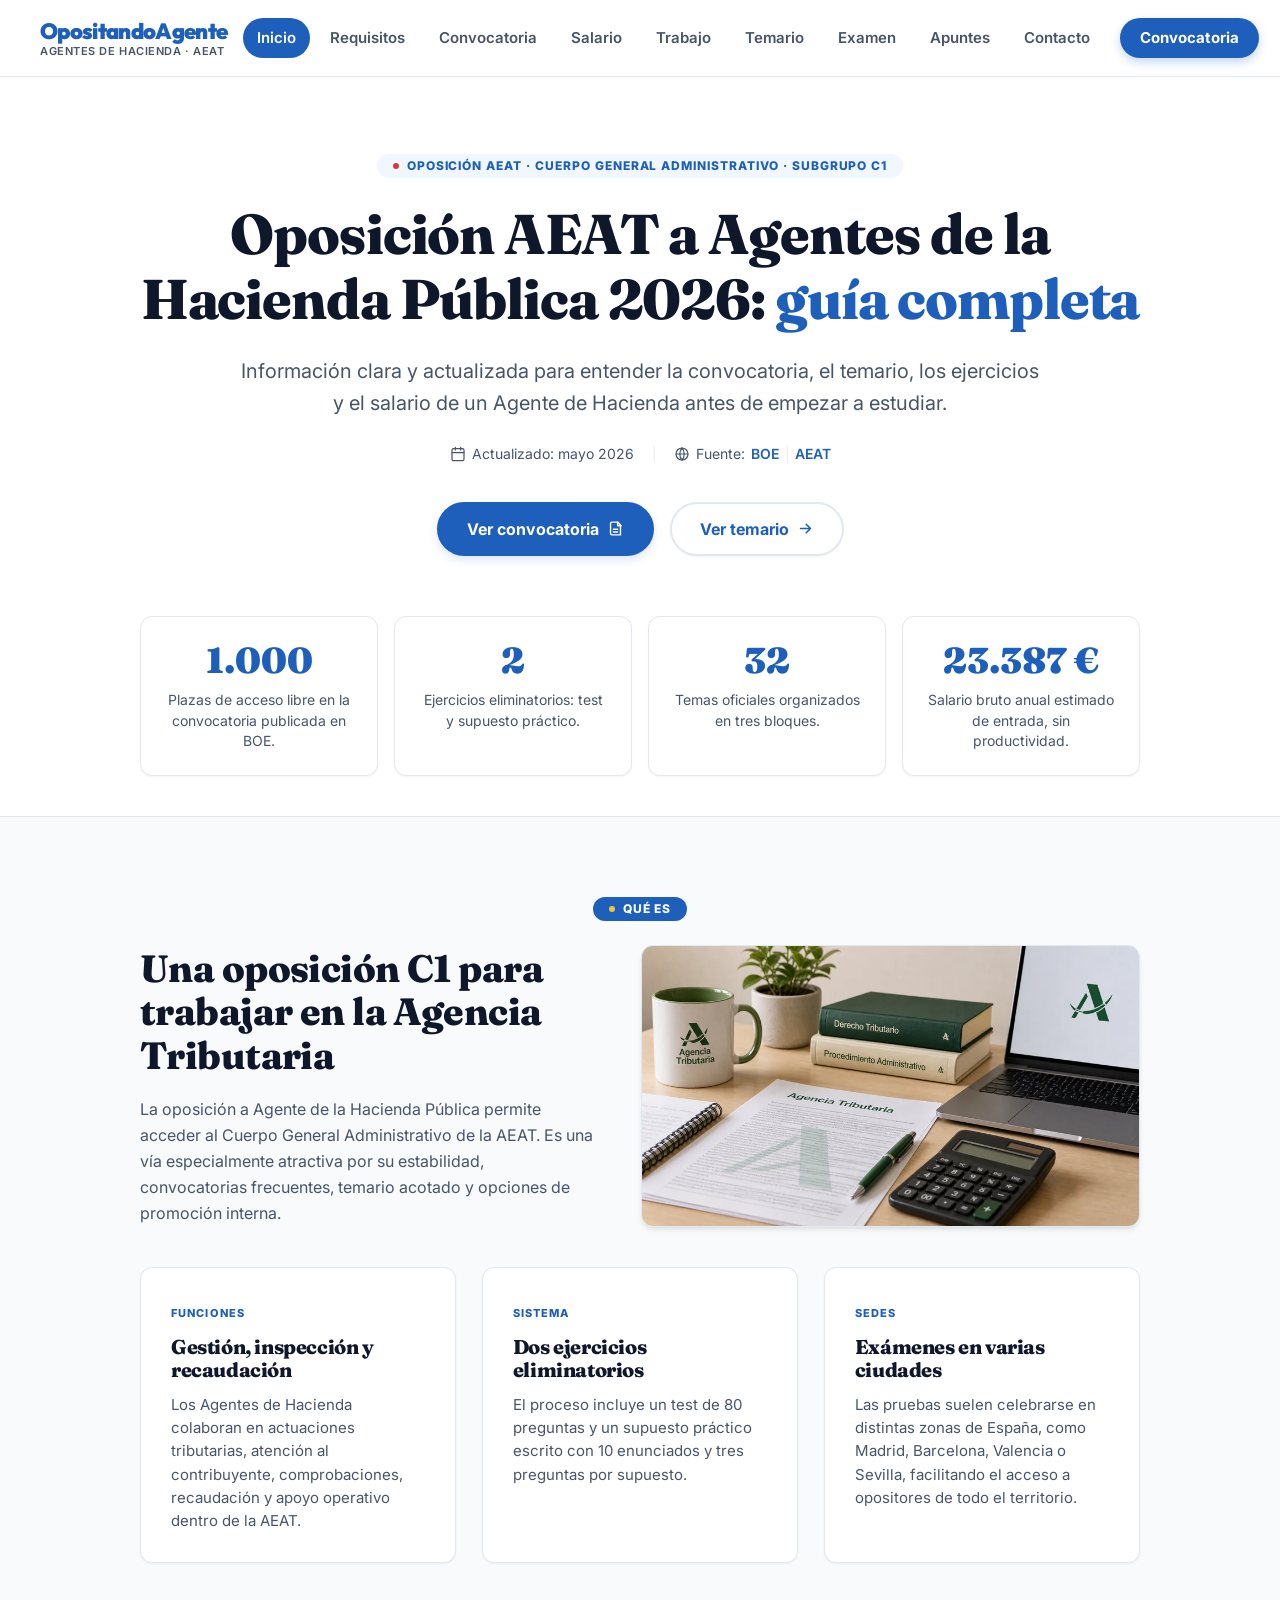
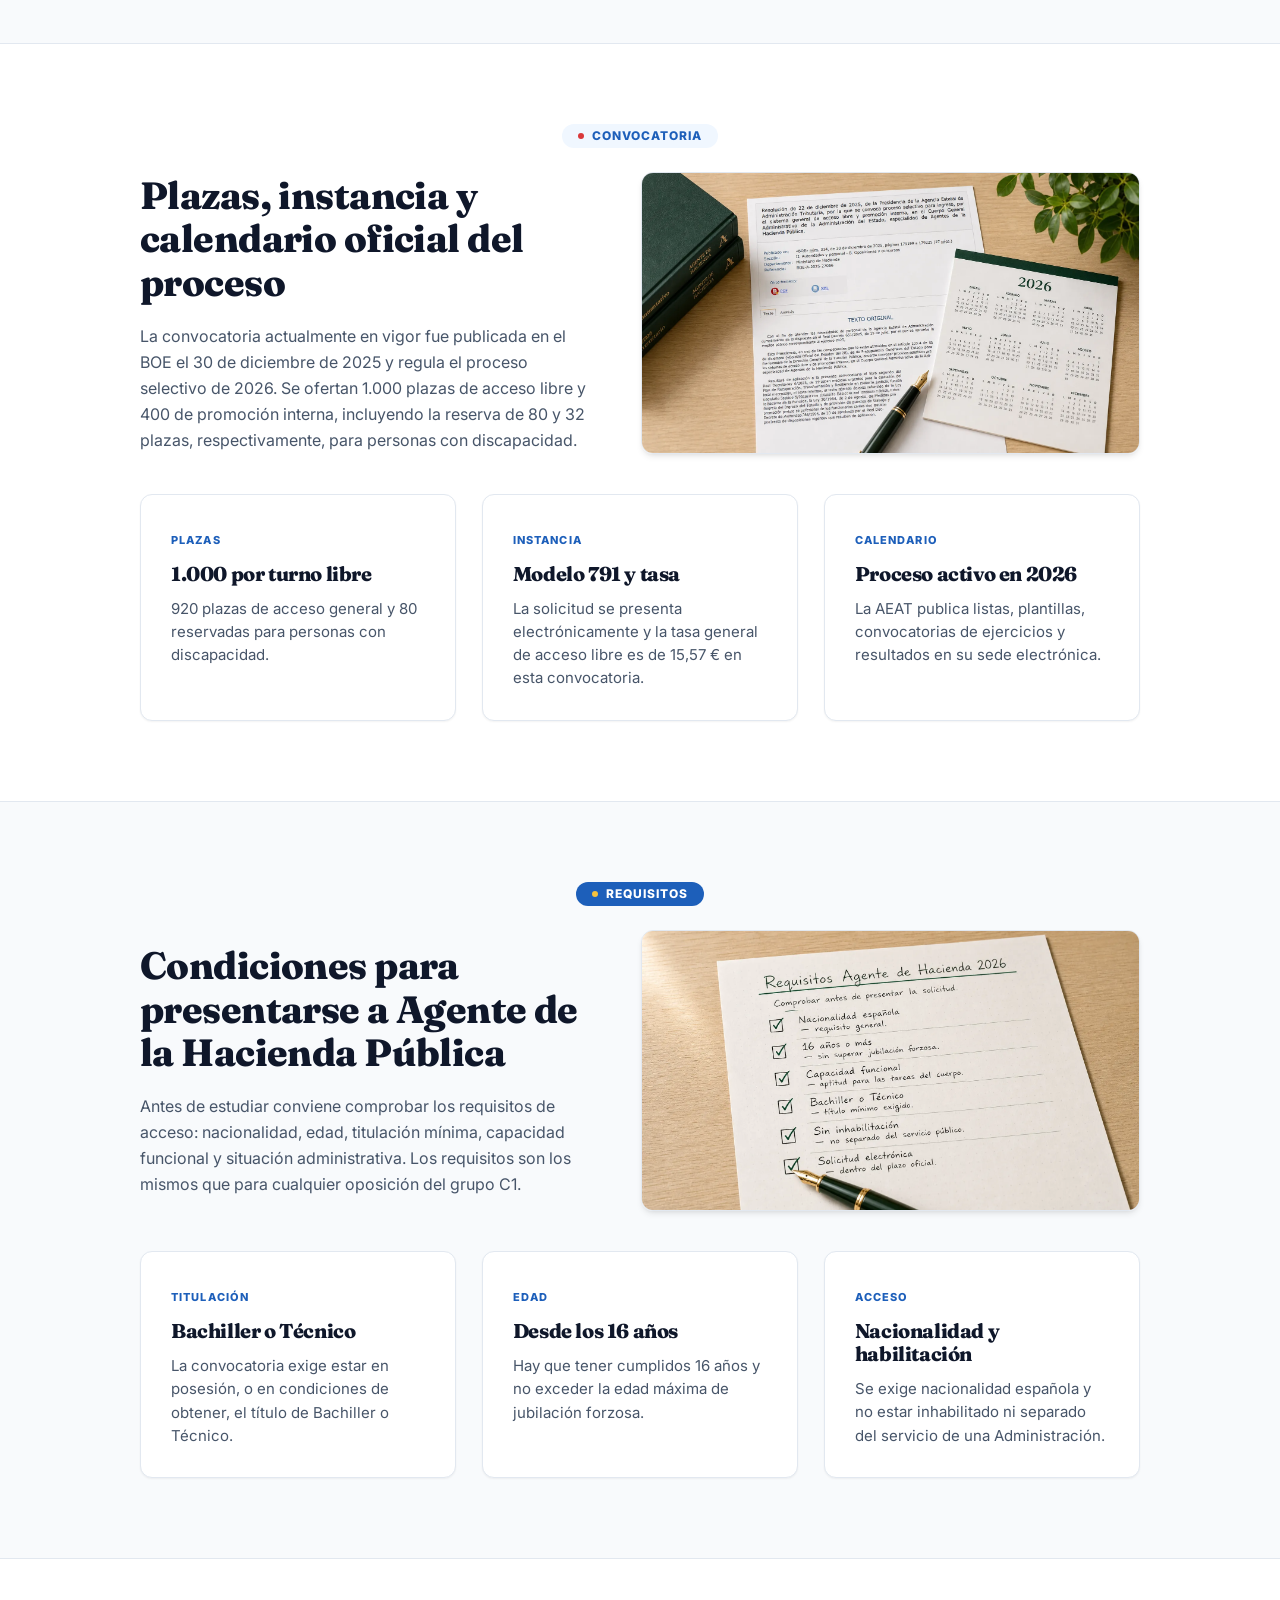
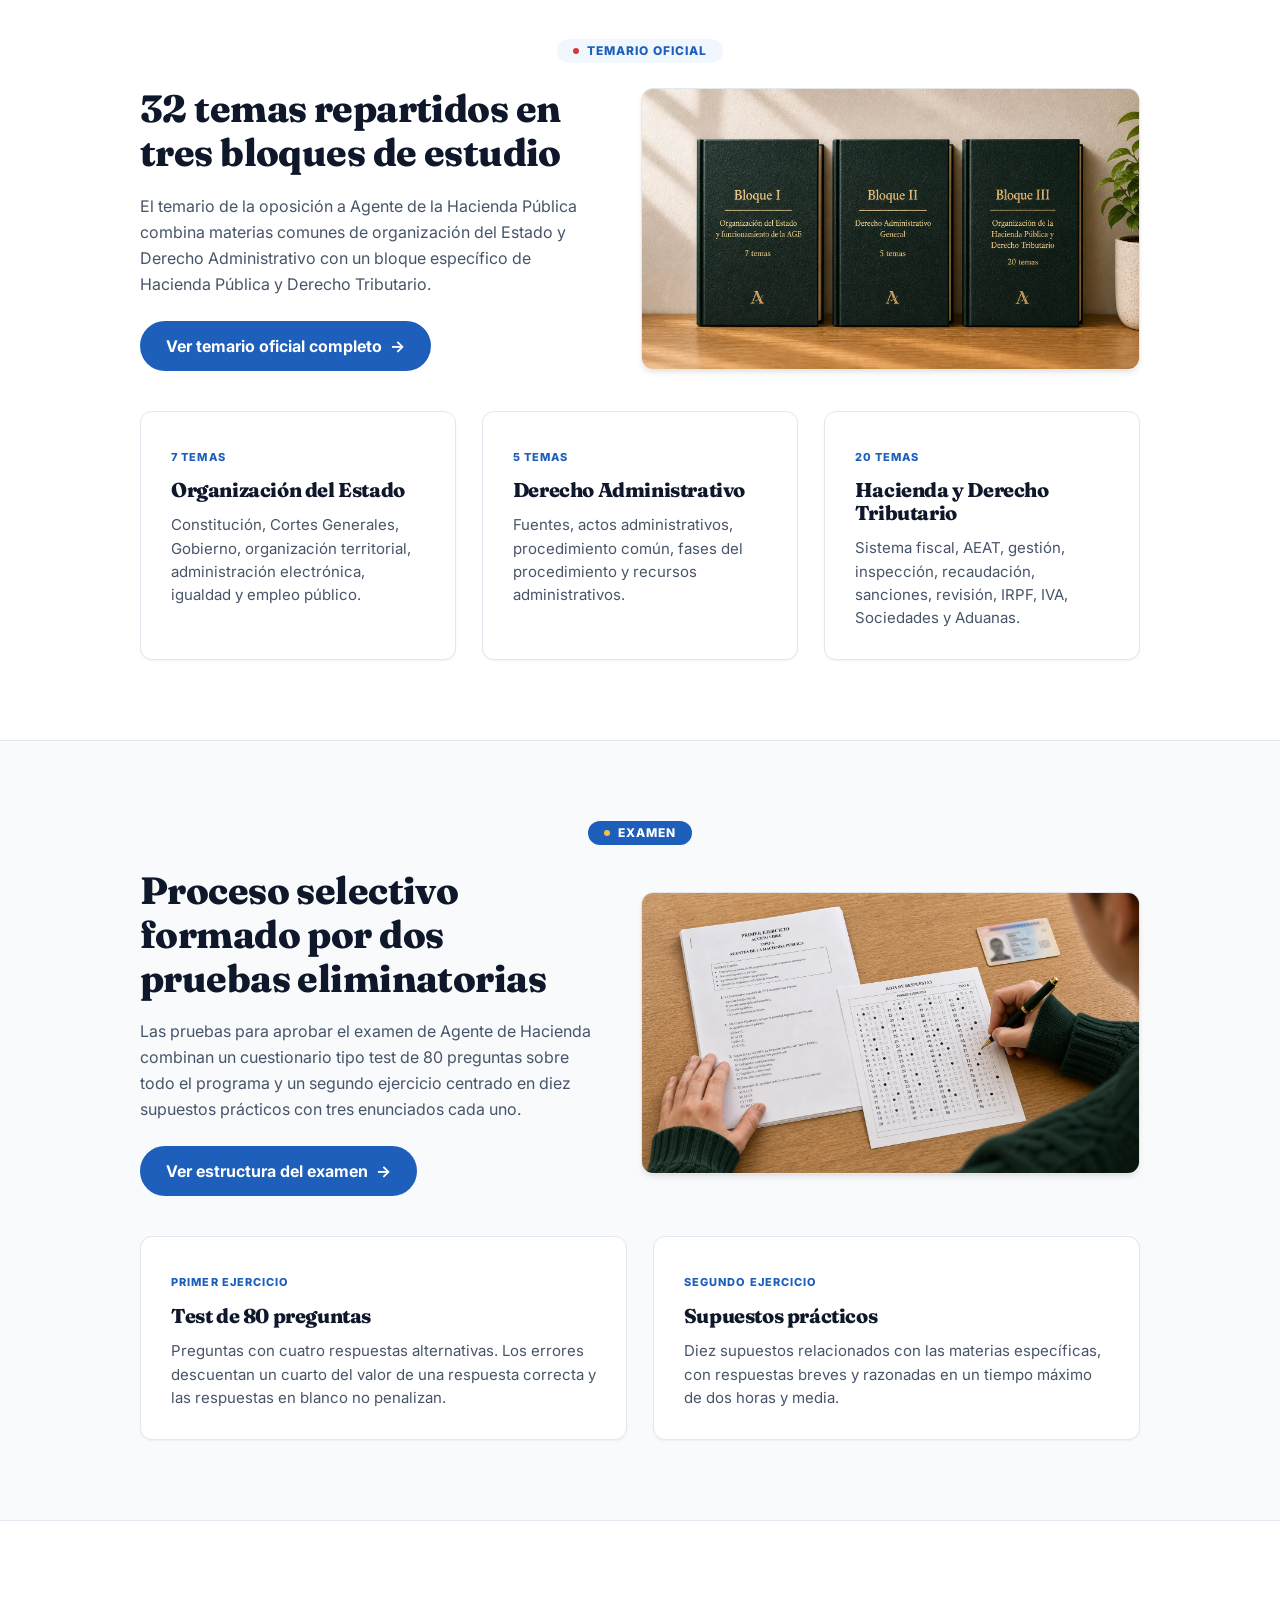
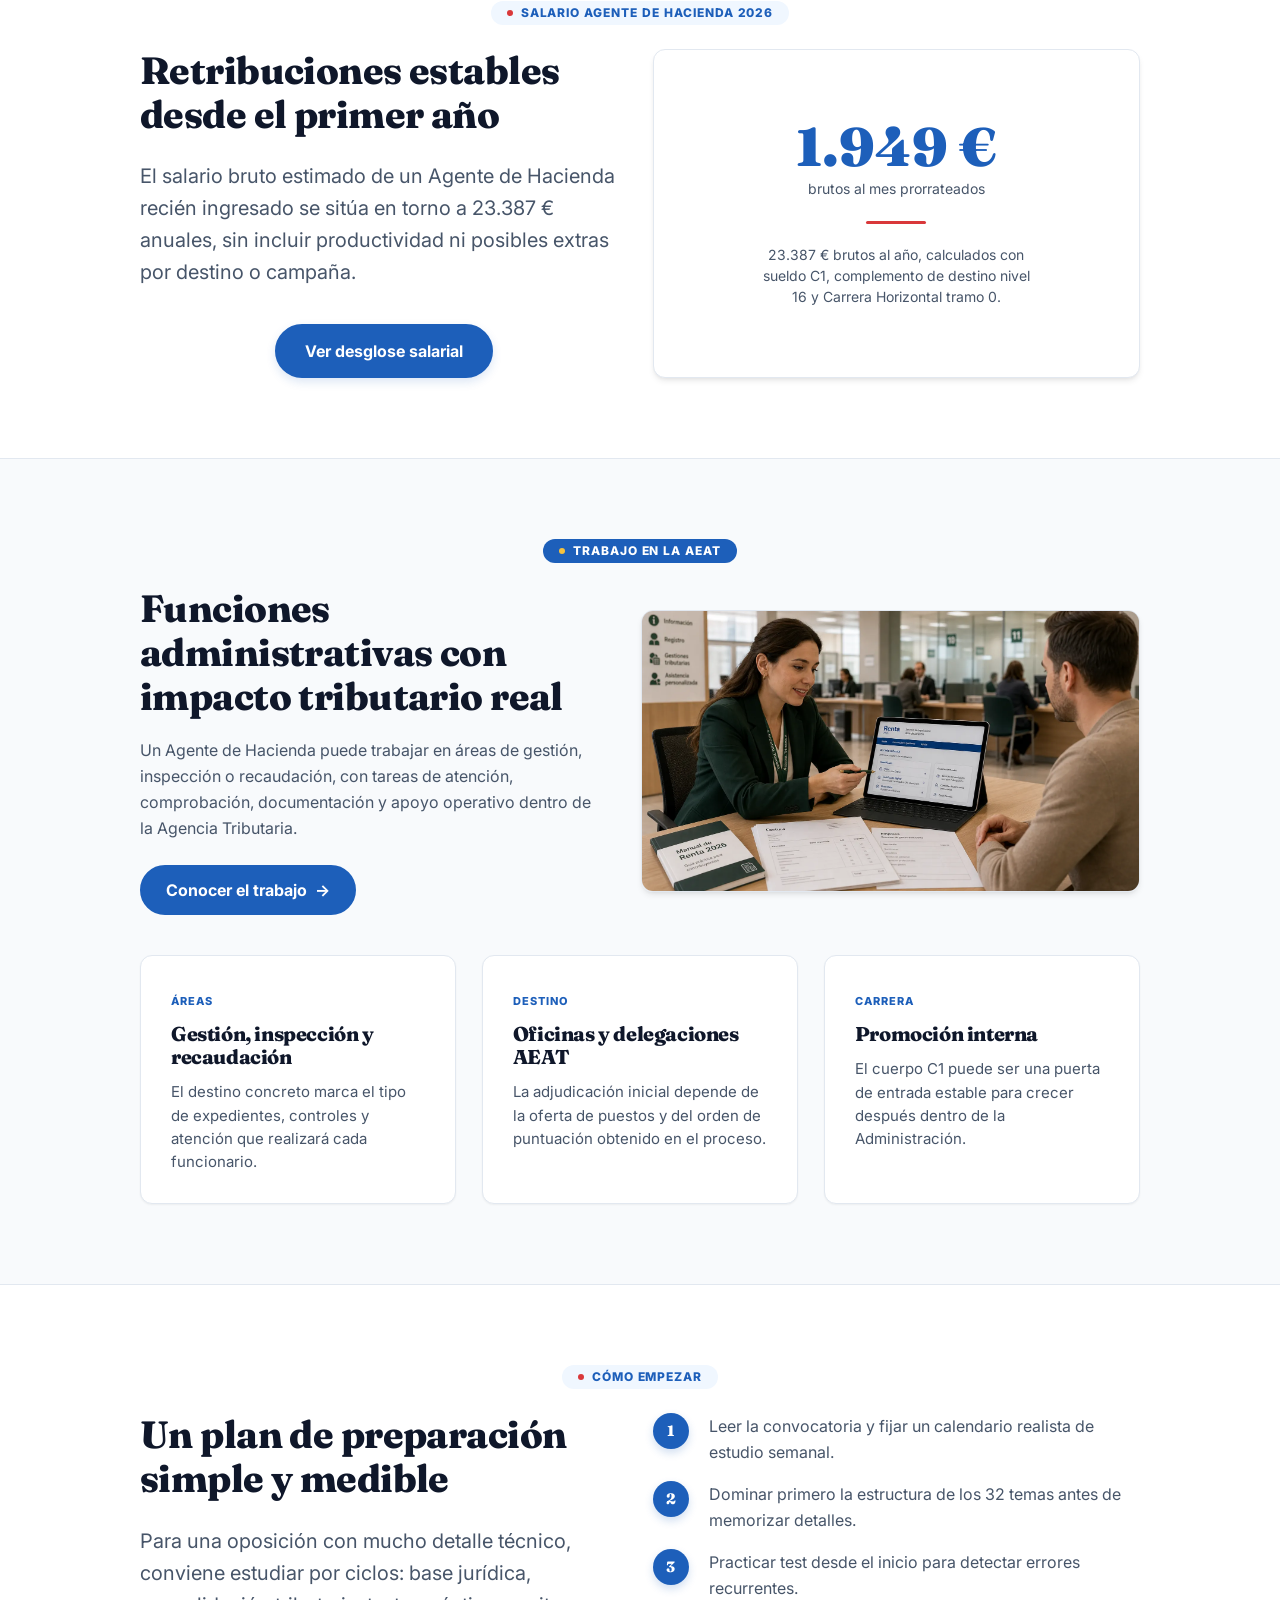
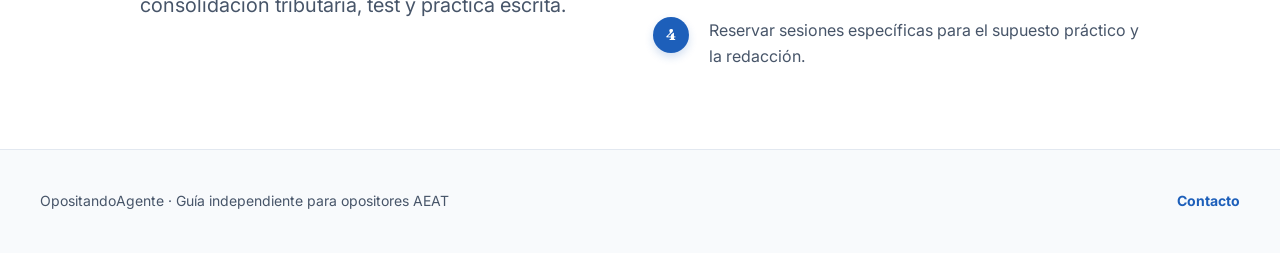
<file: index.html>
<!doctype html>
<html lang="es">

<head>
  <meta charset="utf-8">
  <meta name="viewport" content="width=device-width, initial-scale=1">
  <title>Oposición Agentes de Hacienda 2026 | Guía completa AEAT</title>
  <meta name="description"
    content="Guía completa de la oposición a Agentes de la Hacienda Pública: convocatoria 2026, plazas, requisitos, examen, temario oficial, salario y trabajo en la AEAT.">
  <link rel="canonical" href="https://opositandoagente.es/">
  <link rel="stylesheet" href="styles.css">
</head>

<body>
  <a class="skip-link" href="#contenido">Saltar al contenido</a>
  <header class="site-header">
    <nav class="nav" aria-label="Navegación principal">
      <a class="brand" href="index.html">OpositandoAgente <span>Agentes de Hacienda · AEAT</span></a>
      <div class="nav-links">
        <a href="index.html" aria-current="page">Inicio</a>
        <a href="requisitos.html">Requisitos</a>
        <a href="convocatoria.html">Convocatoria</a>
        <a href="salario.html">Salario</a>
        <a href="trabajo.html">Trabajo</a>
        <a href="temario.html">Temario</a>
        <a href="examen.html">Examen</a>
        <a href="apuntes.html">Apuntes</a>
        <a href="contacto.html">Contacto</a>
      </div>
      <a class="nav-cta" href="convocatoria.html">Convocatoria</a>
    </nav>
  </header>

  <main id="contenido">
    <!-- HERO / PROPUESTA PRINCIPAL -->
    <section class="hero">
      <div class="container">
        <span class="eyebrow">Oposición AEAT · Cuerpo General Administrativo · Subgrupo C1</span>
        <h1 class="hero-title">Oposición AEAT a Agentes de la <wbr>Hacienda Pública 2026: <wbr><span class="text-brand">guía
            completa</span>
        </h1>
        <p class="hero-lead">Información clara y actualizada para entender la convocatoria, el temario, los ejercicios y
          el salario de un Agente de Hacienda antes de empezar a estudiar.</p>
        <div class="hero-meta" aria-label="Fuentes y fecha de actualización">
          <span>
            <svg width="16" height="16" viewBox="0 0 24 24" fill="none" aria-hidden="true">
              <rect x="3" y="4" width="18" height="18" rx="2" stroke="currentColor" stroke-width="1.8"></rect>
              <path d="M16 2v4M8 2v4M3 10h18" stroke="currentColor" stroke-width="1.8" stroke-linecap="round"></path>
            </svg>
            Actualizado: mayo 2026
          </span>
          <span class="hero-meta-separator" aria-hidden="true">|</span>
          <span class="hero-meta-source">
            <svg width="16" height="16" viewBox="0 0 24 24" fill="none" aria-hidden="true">
              <circle cx="12" cy="12" r="9" stroke="currentColor" stroke-width="1.8"></circle>
              <path d="M3 12h18M12 3c2.2 2.4 3.3 5.4 3.3 9S14.2 18.6 12 21M12 3C9.8 5.4 8.7 8.4 8.7 12s1.1 6.6 3.3 9"
                stroke="currentColor" stroke-width="1.8" stroke-linecap="round"></path>
            </svg>
            Fuente:
            <a href="https://www.boe.es/" target="_blank" rel="noopener">BOE</a>
            <span class="hero-meta-separator" aria-hidden="true">|</span>
            <a href="https://sede.agenciatributaria.gob.es/Sede/trabajar-agencia-tributaria.html" target="_blank"
              rel="noopener">AEAT</a>
          </span>
        </div>
        <div class="hero-actions">
          <a class="button" href="convocatoria.html">
            Ver convocatoria
            <svg width="17" height="17" viewBox="0 0 24 24" fill="none" aria-hidden="true">
              <path d="M7 3h8l4 4v14H7a2 2 0 0 1-2-2V5a2 2 0 0 1 2-2Z" stroke="currentColor" stroke-width="2"
                stroke-linejoin="round"></path>
              <path d="M15 3v5h5M9 13h6M9 17h6" stroke="currentColor" stroke-width="2" stroke-linecap="round"
                stroke-linejoin="round"></path>
            </svg>
          </a>
          <a class="button secondary" href="temario.html">
            Ver temario
            <svg width="17" height="17" viewBox="0 0 24 24" fill="none" aria-hidden="true">
              <path d="M5 12h14M13 6l6 6-6 6" stroke="currentColor" stroke-width="2.2" stroke-linecap="round"
                stroke-linejoin="round"></path>
            </svg>
          </a>
        </div>
        <div class="stats" aria-label="Datos destacados">
          <div class="stat"><strong>1.000</strong><span>Plazas de acceso libre en la convocatoria publicada en
              BOE.</span></div>
          <div class="stat"><strong>2</strong><span>Ejercicios eliminatorios: test y supuesto práctico.</span></div>
          <div class="stat"><strong>32</strong><span>Temas oficiales organizados en tres bloques.</span></div>
          <div class="stat"><strong>23.387 €</strong><span>Salario bruto anual estimado de entrada, sin
              productividad.</span></div>
        </div>
      </div>
    </section>

    <!-- DESCRIPCIÓN DE LA OPOSICIÓN -->
    <section class="section soft-band">
      <div class="container">
        <span class="eyebrow eyebrow-two">Qué es</span>
      </div>
      <div class="container intro-media">
        <div class="intro-media__copy">
          <h2>Una oposición C1 para trabajar en la Agencia Tributaria</h2>
          <p>La oposición a Agente de la Hacienda Pública permite acceder al Cuerpo General Administrativo de la AEAT.
            Es una vía especialmente atractiva por su estabilidad, convocatorias frecuentes, temario acotado y opciones
            de promoción interna.</p>
        </div>
        <figure class="intro-media__image">
          <img src="assets/agente-hacienda-documentos.webp"
            alt="Material de estudio para la oposición de Agente de Hacienda con libros, documentos, portátil y calculadora"
            width="900" height="507" loading="lazy">
        </figure>
      </div>
      <div class="container grid three">
        <article class="card">
          <span class="kicker">Funciones</span>
          <h3>Gestión, inspección y recaudación</h3>
          <p>Los Agentes de Hacienda colaboran en actuaciones tributarias, atención al contribuyente, comprobaciones,
            recaudación y apoyo operativo dentro de la AEAT.</p>
        </article>
        <article class="card">
          <span class="kicker">Sistema</span>
          <h3>Dos ejercicios eliminatorios</h3>
          <p>El proceso incluye un test de 80 preguntas y un supuesto práctico escrito con 10 enunciados y tres
            preguntas por supuesto.</p>
        </article>
        <article class="card">
          <span class="kicker">Sedes</span>
          <h3>Exámenes en varias ciudades</h3>
          <p>Las pruebas suelen celebrarse en distintas zonas de España, como Madrid, Barcelona, Valencia o Sevilla,
            facilitando el acceso a opositores de todo el territorio.</p>
        </article>
      </div>
    </section>

    <!-- CONVOCATORIA RESUMIDA -->
    <section class="section">
      <div class="container">
        <span class="eyebrow">Convocatoria</span>
      </div>
      <div class="container intro-media">
        <div class="intro-media__copy">
          <h2>Plazas, instancia y calendario oficial del proceso</h2>
          <p>La convocatoria actualmente en vigor fue publicada en el BOE el 30 de diciembre de 2025 y regula el proceso
            selectivo de 2026. Se ofertan 1.000 plazas de acceso libre y 400 de promoción interna, incluyendo la reserva
            de 80 y 32 plazas, respectivamente, para personas con discapacidad.</p>
        </div>
        <figure class="intro-media__image">
          <img src="assets/convocatoria-boe-calendario.webp"
            alt="Convocatoria del BOE impresa con calendario de 2026, bolígrafo, planta y libros de estudio"
            width="1672" height="941" loading="lazy">
        </figure>
      </div>
      <div class="container grid three">
        <article class="card">
          <span class="kicker">Plazas</span>
          <h3>1.000 por turno libre</h3>
          <p>920 plazas de acceso general y 80 reservadas para personas con discapacidad.</p>
        </article>
        <article class="card">
          <span class="kicker">Instancia</span>
          <h3>Modelo 791 y tasa</h3>
          <p>La solicitud se presenta electrónicamente y la tasa general de acceso libre es de 15,57 € en esta
            convocatoria.</p>
        </article>
        <article class="card">
          <span class="kicker">Calendario</span>
          <h3>Proceso activo en 2026</h3>
          <p>La AEAT publica listas, plantillas, convocatorias de ejercicios y resultados en su sede electrónica.</p>
        </article>
      </div>
    </section>

    <!-- REQUISITOS RESUMIDOS -->
    <section class="section soft-band">
      <div class="container">
        <span class="eyebrow eyebrow-two">Requisitos</span>
      </div>
      <div class="container intro-media">
        <div class="intro-media__copy">
          <h2>Condiciones para presentarse a Agente de la Hacienda
            Pública</h2>
          <p>Antes de estudiar conviene comprobar los requisitos de acceso: nacionalidad, edad, titulación mínima,
            capacidad funcional y situación administrativa. Los requisitos son los mismos que para cualquier oposición
            del grupo C1.</p>
        </div>
        <figure class="intro-media__image">
          <img src="assets/requisitos-checklist.webp"
            alt="Checklist manuscrita de requisitos para Agente de Hacienda 2026 marcada con bolígrafo" width="1672"
            height="941" loading="lazy">
        </figure>
      </div>
      <div class="container grid three">
        <article class="card">
          <span class="kicker">Titulación</span>
          <h3>Bachiller o Técnico</h3>
          <p>La convocatoria exige estar en posesión, o en condiciones de obtener, el título de Bachiller o Técnico.</p>
        </article>
        <article class="card">
          <span class="kicker">Edad</span>
          <h3>Desde los 16 años</h3>
          <p>Hay que tener cumplidos 16 años y no exceder la edad máxima de jubilación forzosa.</p>
        </article>
        <article class="card">
          <span class="kicker">Acceso</span>
          <h3>Nacionalidad y habilitación</h3>
          <p>Se exige nacionalidad española y no estar inhabilitado ni separado del servicio de una Administración.</p>
        </article>
      </div>
    </section>

    <!-- TEMARIO RESUMIDO -->
    <section class="section">
      <div class="container">
        <span class="eyebrow">Temario oficial</span>
      </div>
      <div class="container intro-media">
        <div class="intro-media__copy">
          <h2>32 temas repartidos en tres bloques de estudio</h2>
          <p>El temario de la oposición a Agente de la Hacienda Pública combina materias comunes de organización del
            Estado y Derecho Administrativo con un bloque específico de Hacienda Pública y Derecho Tributario.</p>
          <div class="inline-cta">
            <a href="temario.html">
              Ver temario oficial completo
              <span aria-hidden="true">→</span>
            </a>
          </div>
        </div>
        <figure class="intro-media__image">
          <img src="assets/temario-libros-bloques.webp"
            alt="Tres libros verdes de temario oficial de Agente de Hacienda apoyados sobre un escritorio" width="1672"
            height="941" loading="lazy">
        </figure>
      </div>
      <div class="container grid three">
        <a class="card" href="temario.html#bloque-1">
          <span class="kicker">7 temas</span>
          <h3>Organización del Estado</h3>
          <p>Constitución, Cortes Generales, Gobierno, organización territorial, administración electrónica, igualdad y
            empleo público.</p>
        </a>
        <a class="card" href="temario.html#bloque-2">
          <span class="kicker">5 temas</span>
          <h3>Derecho Administrativo</h3>
          <p>Fuentes, actos administrativos, procedimiento común, fases del procedimiento y recursos administrativos.
          </p>
        </a>
        <a class="card" href="temario.html#bloque-3">
          <span class="kicker">20 temas</span>
          <h3>Hacienda y Derecho Tributario</h3>
          <p>Sistema fiscal, AEAT, gestión, inspección, recaudación, sanciones, revisión, IRPF, IVA, Sociedades y
            Aduanas.</p>
        </a>
      </div>
    </section>

    <!-- EXAMEN RESUMIDO -->
    <section class="section soft-band">
      <div class="container">
        <span class="eyebrow eyebrow-two">Examen</span>
      </div>
      <div class="container intro-media">
        <div class="intro-media__copy">
          <h2>Proceso selectivo formado por dos pruebas eliminatorias</h2>
          <p>Las pruebas para aprobar el examen de Agente de Hacienda combinan un cuestionario tipo test de 80 preguntas
            sobre todo el programa y un segundo ejercicio centrado en diez supuestos prácticos con tres enunciados cada
            uno.</p>
          <div class="inline-cta">
            <a href="examen.html">
              Ver estructura del examen
              <span aria-hidden="true">→</span>
            </a>
          </div>
        </div>
        <figure class="intro-media__image">
          <img src="assets/examen-hoja-respuestas.webp"
            alt="Persona rellenando una hoja de respuestas tipo test durante el primer ejercicio de Agente de Hacienda"
            width="1672" height="941" loading="lazy">
        </figure>
      </div>
      <div class="container grid two">
        <article class="card">
          <span class="kicker">Primer ejercicio</span>
          <h3>Test de 80 preguntas</h3>
          <p>Preguntas con cuatro respuestas alternativas. Los errores descuentan un cuarto del valor de una respuesta
            correcta y las respuestas en blanco no penalizan.</p>
        </article>
        <article class="card">
          <span class="kicker">Segundo ejercicio</span>
          <h3>Supuestos prácticos</h3>
          <p>Diez supuestos relacionados con las materias específicas, con respuestas breves y razonadas en un tiempo
            máximo de dos horas y media.</p>
        </article>
      </div>
    </section>

    <!-- SALARIO DESTACADO -->
    <section class="section">
      <div class="container">
        <span class="eyebrow">Salario Agente de Hacienda 2026</span>
      </div>
      <div class="container grid two">
        <div>
          <h2>Retribuciones estables desde el primer año</h2>
          <p class="lead">El salario bruto estimado de un Agente de Hacienda recién ingresado se sitúa en torno a 23.387
            € anuales, sin incluir productividad ni posibles extras por destino o campaña.</p>
          <div class="actions">
            <a class="button" href="salario.html">Ver desglose salarial</a>
          </div>
        </div>
        <aside class="price-card" aria-label="Salario estimado">
          <strong>1.949 €</strong>
          <span>brutos al mes prorrateados</span>
          <hr>
          <p>23.387 € brutos al año, calculados con sueldo C1, complemento de destino nivel 16 y Carrera Horizontal
            tramo 0.</p>
        </aside>
      </div>
    </section>

    <!-- TRABAJO RESUMIDO -->
    <section class="section soft-band">
      <div class="container">
        <span class="eyebrow eyebrow-two">Trabajo en la AEAT</span>
      </div>
      <div class="container intro-media">
        <div class="intro-media__copy">
          <h2>Funciones administrativas con impacto tributario real</h2>
          <p>Un Agente de Hacienda puede trabajar en áreas de gestión, inspección o recaudación, con tareas de atención,
            comprobación, documentación y apoyo operativo dentro de la Agencia Tributaria.</p>
          <div class="inline-cta">
            <a href="trabajo.html">
              Conocer el trabajo
              <span aria-hidden="true">→</span>
            </a>
          </div>
        </div>
        <figure class="intro-media__image">
          <img src="assets/trabajo-aeat-renta.webp"
            alt="Funcionaria de Hacienda atendiendo a una persona con documentos de renta en una oficina"
            width="1672" height="941" loading="lazy">
        </figure>
      </div>
      <div class="container grid three">
        <article class="card">
          <span class="kicker">Áreas</span>
          <h3>Gestión, inspección y recaudación</h3>
          <p>El destino concreto marca el tipo de expedientes, controles y atención que realizará cada funcionario.</p>
        </article>
        <article class="card">
          <span class="kicker">Destino</span>
          <h3>Oficinas y delegaciones AEAT</h3>
          <p>La adjudicación inicial depende de la oferta de puestos y del orden de puntuación obtenido en el proceso.
          </p>
        </article>
        <article class="card">
          <span class="kicker">Carrera</span>
          <h3>Promoción interna</h3>
          <p>El cuerpo C1 puede ser una puerta de entrada estable para crecer después dentro de la Administración.</p>
        </article>
      </div>
    </section>

    <!-- ITINERARIO DE PREPARACIÓN -->
    <section class="section">
      <div class="container">
        <span class="eyebrow">Cómo empezar</span>
      </div>
      <div class="container grid two">
        <div>
          <h2>Un plan de preparación simple y medible</h2>
          <p class="lead">Para una oposición con mucho detalle técnico, conviene estudiar por ciclos: base jurídica,
            consolidación tributaria, test y práctica escrita.</p>
        </div>
        <ol class="timeline">
          <li>Leer la convocatoria y fijar un calendario realista de estudio semanal.</li>
          <li>Dominar primero la estructura de los 32 temas antes de memorizar detalles.</li>
          <li>Practicar test desde el inicio para detectar errores recurrentes.</li>
          <li>Reservar sesiones específicas para el supuesto práctico y la redacción.</li>
        </ol>
      </div>
    </section>
  </main>

  <footer class="site-footer">
    <div class="footer-inner">
      <span>OpositandoAgente · Guía independiente para opositores AEAT</span>
      <span><a href="contacto.html">Contacto</a></span>
    </div>
  </footer>
</body>

</html>
</file>
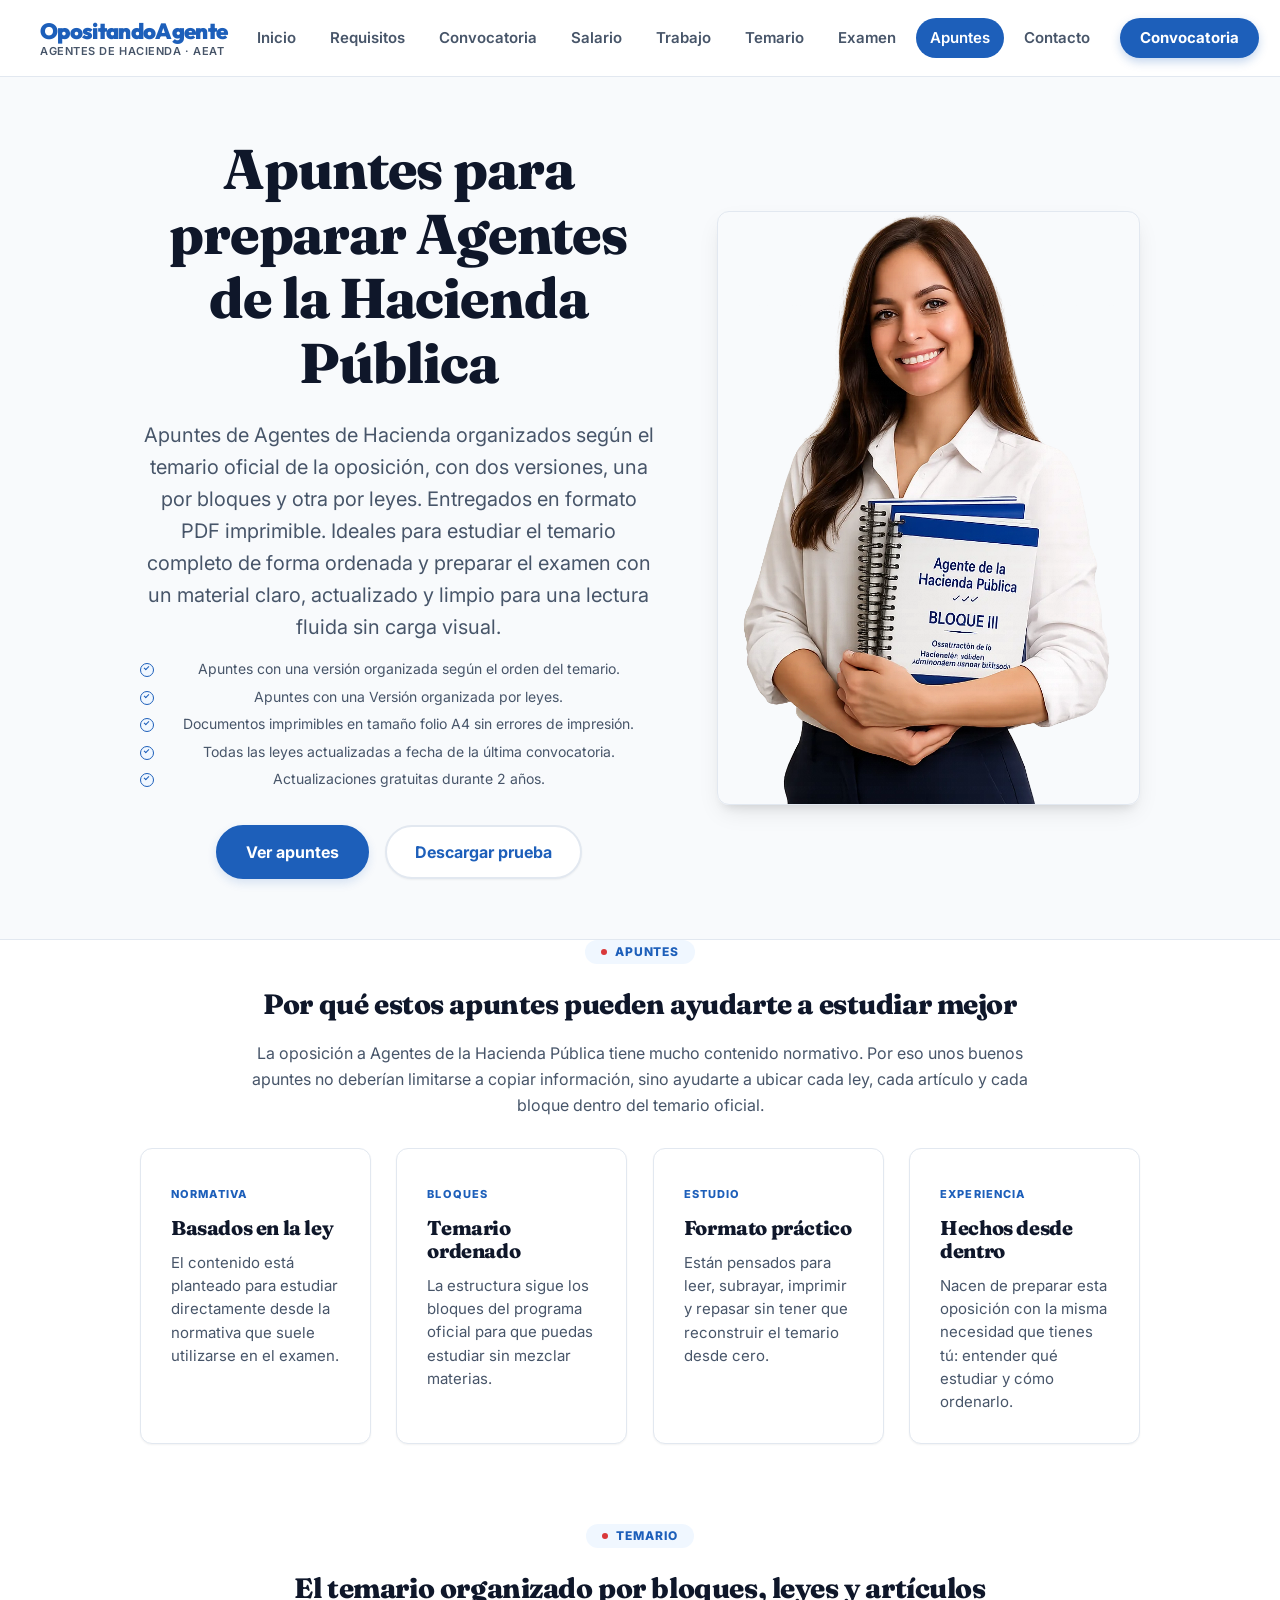
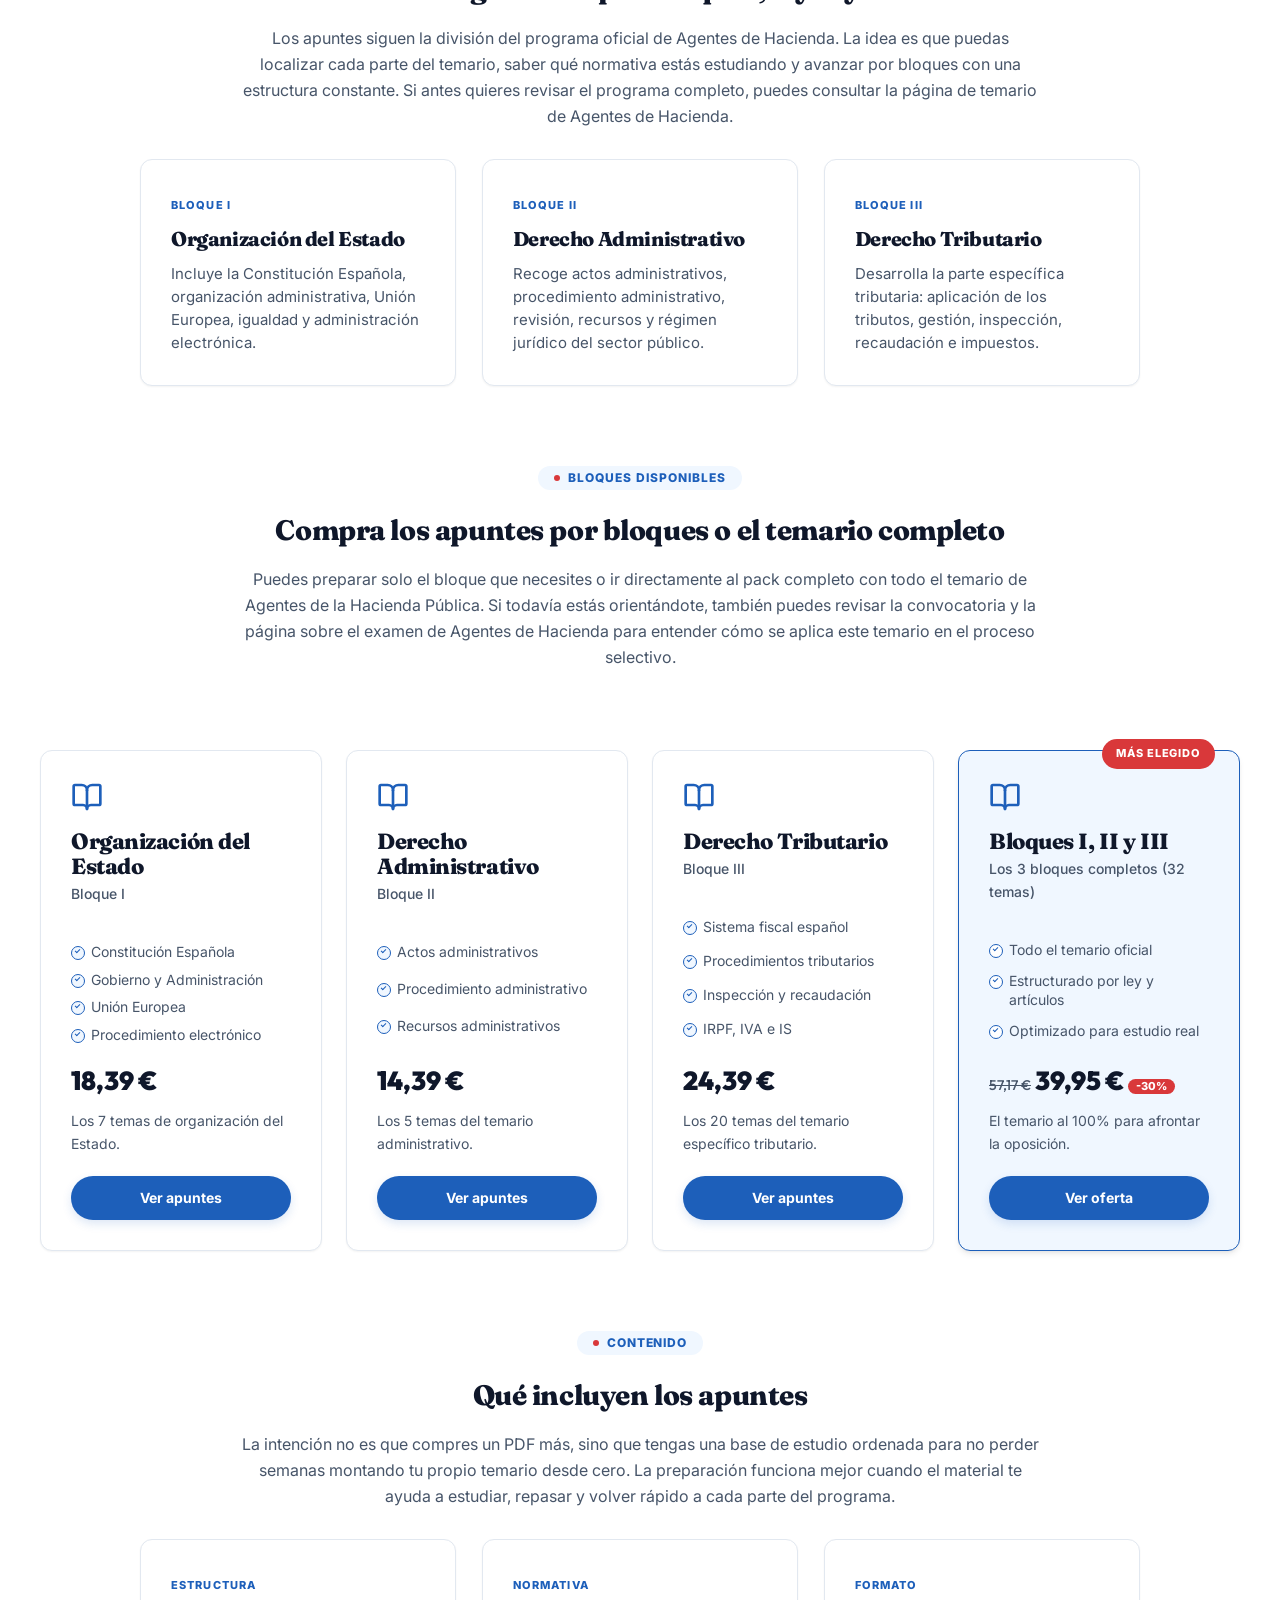
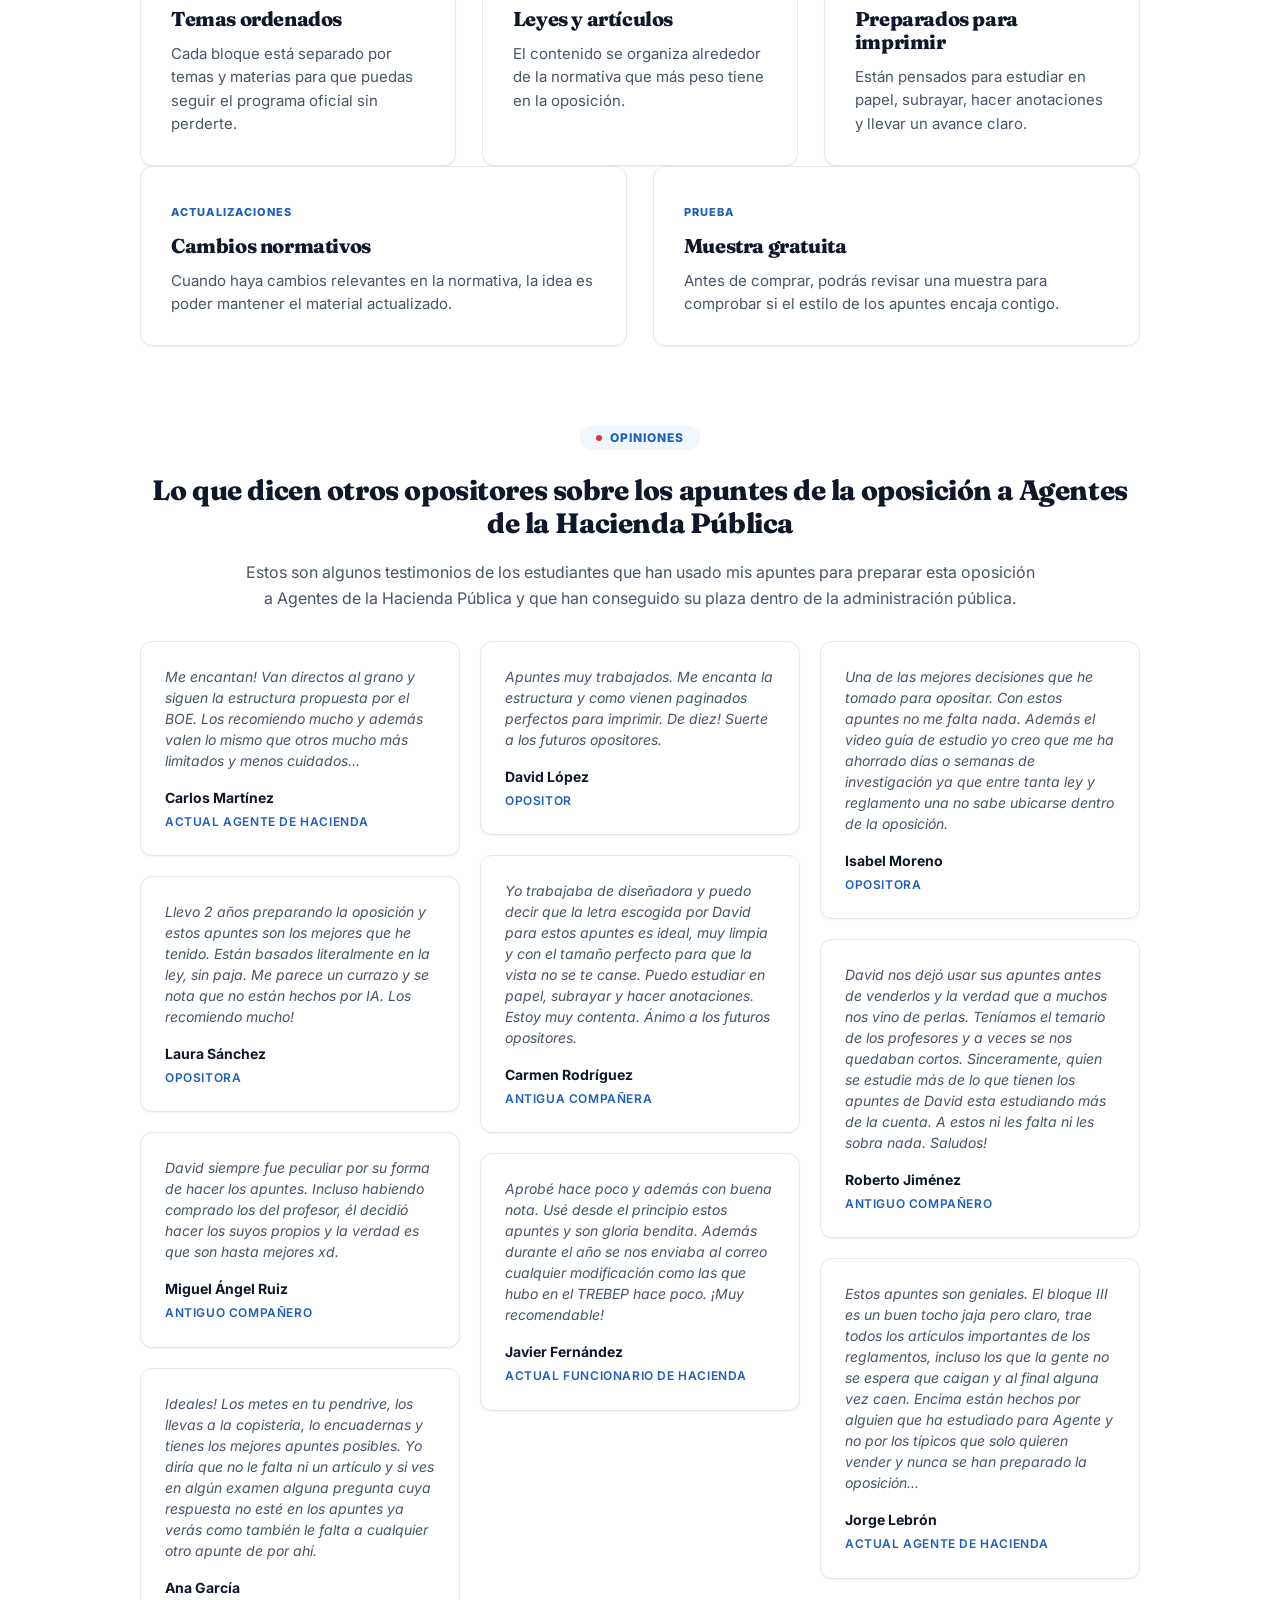
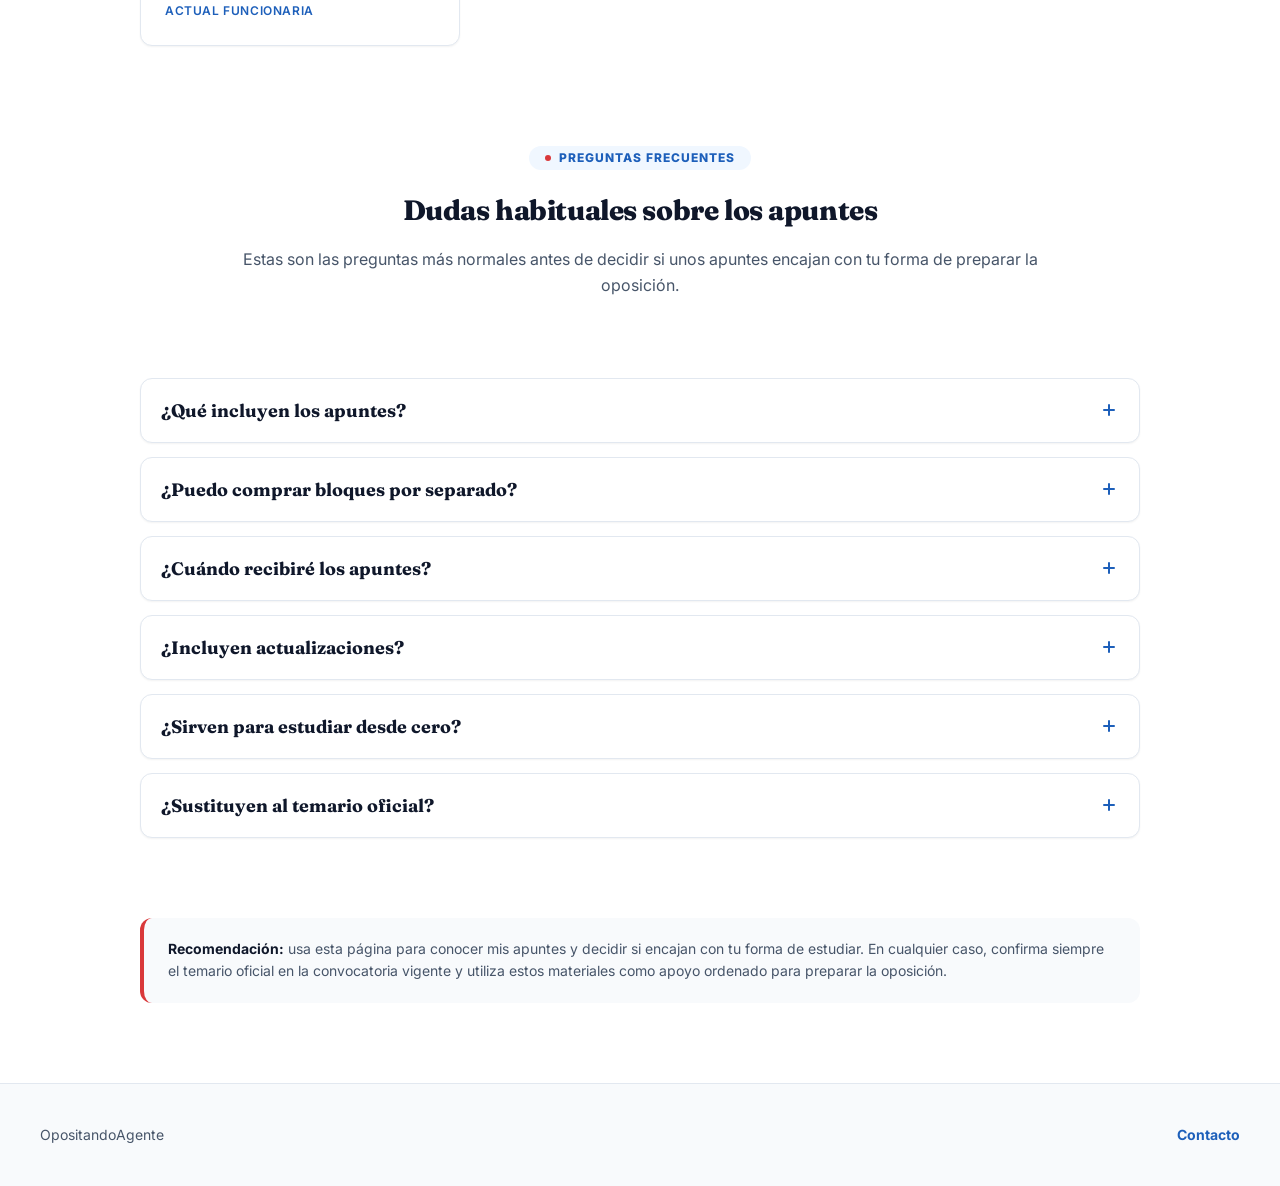
<file: apuntes.html>
<!doctype html>
<html lang="es">

<head>
  <meta charset="utf-8">
  <meta name="viewport" content="width=device-width, initial-scale=1">
  <title>Apuntes Agente de Hacienda 2026 | Temario por bloques</title>
  <meta name="description"
    content="Apuntes para estudiar Agentes de Hacienda en 2026: temario organizado por bloques, normativa, artículos, esquemas y materiales pensados para estudiar la oposición.">
  <link rel="canonical" href="https://opositandoagente.es/apuntes/">
  <link rel="stylesheet" href="styles.css">
</head>

<body>
  <header class="site-header">
    <nav class="nav" aria-label="Navegación principal">
      <a class="brand" href="index.html">OpositandoAgente <span>Agentes de Hacienda · AEAT</span></a>
      <div class="nav-links">
        <a href="index.html">Inicio</a>
        <a href="requisitos.html">Requisitos</a>
        <a href="convocatoria.html">Convocatoria</a>
        <a href="salario.html">Salario</a>
        <a href="trabajo.html">Trabajo</a>
        <a href="temario.html">Temario</a>
        <a href="examen.html">Examen</a>
        <a href="apuntes.html" aria-current="page">Apuntes</a>
        <a href="contacto.html">Contacto</a>
      </div>
      <a class="nav-cta" href="convocatoria.html">Convocatoria</a>
    </nav>
  </header>

  <main>
    <section class="hero-two hero-apuntes">
      <div class="container hero-apuntes-grid">
        <div class="hero-apuntes-copy">
          <h1>Apuntes para preparar Agentes de la Hacienda Pública</h1>
          <p class="lead">Apuntes de Agentes de Hacienda organizados según el temario oficial de la oposición, con
            dos versiones, una por bloques y otra por leyes. Entregados en formato PDF imprimible. Ideales para estudiar
            el temario completo de forma
            ordenada
            y
            preparar el examen con un material claro, actualizado y limpio para una lectura fluida sin carga visual.
          </p>
          <ul class="apuntes-feature-list hero-apuntes-list">
            <li>Apuntes con una versión organizada según el orden del temario.</li>
            <li>Apuntes con una Versión organizada por leyes.</li>
            <li>Documentos imprimibles en tamaño folio A4 sin errores de impresión.</li>
            <li>Todas las leyes actualizadas a fecha de la última convocatoria.</li>
            <li>Actualizaciones gratuitas durante 2 años.</li>
          </ul>
          <div class="hero-actions">
            <a class="button" href="#apuntes-bloques">Ver apuntes</a>
            <a class="button secondary" href="contacto.html">Descargar prueba</a>
          </div>
        </div>
        <figure class="hero-apuntes-media">
          <img src="assets/OpositoraAgentesHaciendaApuntesPNG2.png"
            alt="Opositora de Agentes de la Hacienda Pública sujetando apuntes de estudio" width="674" height="1162"
            fetchpriority="high" decoding="async">
        </figure>
      </div>
    </section>

    <section class="section-two content-page">
      <div class="container">
        <span class="eyebrow">Apuntes</span>
        <h2>Por qué estos apuntes pueden ayudarte a estudiar mejor</h2>
        <p class="section-copy">La oposición a Agentes de la Hacienda Pública tiene mucho contenido normativo. Por
          eso
          unos buenos apuntes no deberían limitarse a copiar información, sino ayudarte a ubicar cada ley, cada artículo
          y cada bloque dentro del temario oficial.</p>
        <div class="grid four">
          <article class="card">
            <span class="kicker">Normativa</span>
            <h3>Basados en la ley</h3>
            <p>El contenido está planteado para estudiar directamente desde la normativa que suele utilizarse en el
              examen.</p>
          </article>
          <article class="card">
            <span class="kicker">Bloques</span>
            <h3>Temario ordenado</h3>
            <p>La estructura sigue los bloques del programa oficial para que puedas estudiar sin mezclar materias.</p>
          </article>
          <article class="card">
            <span class="kicker">Estudio</span>
            <h3>Formato práctico</h3>
            <p>Están pensados para leer, subrayar, imprimir y repasar sin tener que reconstruir el temario desde cero.
            </p>
          </article>
          <article class="card">
            <span class="kicker">Experiencia</span>
            <h3>Hechos desde dentro</h3>
            <p>Nacen de preparar esta oposición con la misma necesidad que tienes tú: entender qué estudiar y cómo
              ordenarlo.</p>
          </article>
        </div>
      </div>

      <div class="container">
        <span class="eyebrow">Temario</span>
        <h2>El temario organizado por bloques, leyes y artículos</h2>
        <p class="section-copy">Los apuntes siguen la división del programa oficial de Agentes de Hacienda. La idea
          es
          que puedas localizar cada parte del temario, saber qué normativa estás estudiando y avanzar por bloques con
          una estructura constante. Si antes quieres revisar el programa completo, puedes consultar la página de <a
            href="temario.html">temario de Agentes de Hacienda</a>.</p>
        <div class="grid three">
          <article class="card">
            <span class="kicker">Bloque I</span>
            <h3>Organización del Estado</h3>
            <p>Incluye la Constitución Española, organización administrativa, Unión Europea, igualdad y administración
              electrónica.</p>
          </article>
          <article class="card">
            <span class="kicker">Bloque II</span>
            <h3>Derecho Administrativo</h3>
            <p>Recoge actos administrativos, procedimiento administrativo, revisión, recursos y régimen jurídico del
              sector público.</p>
          </article>
          <article class="card">
            <span class="kicker">Bloque III</span>
            <h3>Derecho Tributario</h3>
            <p>Desarrolla la parte específica tributaria: aplicación de los tributos, gestión, inspección, recaudación e
              impuestos.</p>
          </article>
        </div>
      </div>

      <div class="container" id="apuntes-bloques">
        <span class="eyebrow">Bloques disponibles</span>
        <h2>Compra los apuntes por bloques o el temario completo</h2>
        <p class="section-copy">Puedes preparar solo el bloque que necesites o ir directamente al pack completo con todo
          el temario de Agentes de la Hacienda Pública. Si todavía estás orientándote, también puedes revisar la <a
            href="convocatoria.html">convocatoria</a> y la página sobre el <a href="examen.html">examen de Agentes de
            Hacienda</a> para entender cómo se aplica este temario en el proceso selectivo.</p>
      </div>
      <div class="container apuntes-pricing-grid">
        <article class="apuntes-pricing-card">
          <span class="apuntes-book-icon" aria-hidden="true"></span>
          <h3>Organización del Estado</h3>
          <p class="apuntes-pricing-subtitle">Bloque I</p>
          <ul class="apuntes-feature-list">
            <li>Constitución Española</li>
            <li>Gobierno y Administración</li>
            <li>Unión Europea</li>
            <li>Procedimiento electrónico</li>
          </ul>
          <div class="apuntes-price">18,39 €</div>
          <p class="pricing-desc">Los 7 temas de organización del Estado.</p>
          <a class="apuntes-buy-button" href="contacto.html">Ver apuntes</a>
        </article>
        <article class="apuntes-pricing-card">
          <span class="apuntes-book-icon" aria-hidden="true"></span>
          <h3>Derecho Administrativo</h3>
          <p class="apuntes-pricing-subtitle">Bloque II</p>
          <ul class="apuntes-feature-list">
            <li>Actos administrativos</li>
            <li>Procedimiento administrativo</li>
            <li>Recursos administrativos</li>
          </ul>
          <div class="apuntes-price">14,39 €</div>
          <p class="pricing-desc">Los 5 temas del temario administrativo.</p>
          <a class="apuntes-buy-button" href="contacto.html">Ver apuntes</a>
        </article>
        <article class="apuntes-pricing-card">
          <span class="apuntes-book-icon" aria-hidden="true"></span>
          <h3>Derecho Tributario</h3>
          <p class="apuntes-pricing-subtitle">Bloque III</p>
          <ul class="apuntes-feature-list">
            <li>Sistema fiscal español</li>
            <li>Procedimientos tributarios</li>
            <li>Inspección y recaudación</li>
            <li>IRPF, IVA e IS</li>
          </ul>
          <div class="apuntes-price">24,39 €</div>
          <p class="pricing-desc">Los 20 temas del temario específico tributario.</p>
          <a class="apuntes-buy-button" href="contacto.html">Ver apuntes</a>
        </article>
        <article class="apuntes-pricing-card apuntes-pricing-featured">
          <span class="apuntes-badge">Más elegido</span>
          <span class="apuntes-book-icon" aria-hidden="true"></span>
          <h3>Bloques I, II y III</h3>
          <p class="apuntes-pricing-subtitle">Los 3 bloques completos (32 temas)</p>
          <ul class="apuntes-feature-list">
            <li>Todo el temario oficial</li>
            <li>Estructurado por ley y artículos</li>
            <li>Optimizado para estudio real</li>
          </ul>
          <div class="apuntes-price"><span>57,17 €</span>39,95 € <strong>-30%</strong></div>
          <p class="pricing-desc">El temario al 100% para afrontar la oposición.</p>
          <a class="apuntes-buy-button" href="contacto.html">Ver oferta</a>
        </article>
      </div>

      <div class="container">
        <span class="eyebrow">Contenido</span>
        <h2>Qué incluyen los apuntes</h2>
        <p class="section-copy">La intención no es que compres un PDF más, sino que tengas una base de estudio
          ordenada para no perder semanas montando tu propio temario desde cero. La preparación funciona mejor cuando el
          material te ayuda a estudiar, repasar y volver rápido a cada parte del programa.</p>
        <div class="grid three">
          <article class="card">
            <span class="kicker">Estructura</span>
            <h3>Temas ordenados</h3>
            <p>Cada bloque está separado por temas y materias para que puedas seguir el programa oficial sin perderte.
            </p>
          </article>
          <article class="card">
            <span class="kicker">Normativa</span>
            <h3>Leyes y artículos</h3>
            <p>El contenido se organiza alrededor de la normativa que más peso tiene en la oposición.</p>
          </article>
          <article class="card">
            <span class="kicker">Formato</span>
            <h3>Preparados para imprimir</h3>
            <p>Están pensados para estudiar en papel, subrayar, hacer anotaciones y llevar un avance claro.</p>
          </article>
        </div>
        <div class="grid two">
          <article class="card">
            <span class="kicker">Actualizaciones</span>
            <h3>Cambios normativos</h3>
            <p>Cuando haya cambios relevantes en la normativa, la idea es poder mantener el material actualizado.</p>
          </article>
          <article class="card">
            <span class="kicker">Prueba</span>
            <h3>Muestra gratuita</h3>
            <p>Antes de comprar, podrás revisar una muestra para comprobar si el estilo de los apuntes encaja contigo.
            </p>
          </article>
        </div>
      </div>

      <div class="container">
        <span class="eyebrow">Opiniones</span>
        <h2>Lo que dicen otros opositores sobre los apuntes de la oposición a Agentes de la Hacienda Pública</h2>
        <p class="section-copy">Estos son algunos testimonios de los estudiantes que han usado mis apuntes para
          preparar esta oposición a Agentes de la Hacienda Pública y que han conseguido su plaza dentro de la
          administración pública.</p>
        <div class="apuntes-testimonials-grid">
          <article class="apuntes-testimonial-card">
            <p>Me encantan! Van directos al grano y siguen la estructura propuesta por el BOE. Los recomiendo mucho y
              además valen lo mismo que otros mucho más limitados y menos cuidados...</p>
            <span class="testimonial-author">Carlos Martínez</span>
            <span class="testimonial-role">Actual Agente de Hacienda</span>
          </article>
          <article class="apuntes-testimonial-card">
            <p>Llevo 2 años preparando la oposición y estos apuntes son los mejores que he tenido. Están basados
              literalmente en la ley, sin paja. Me parece un currazo y se nota que no están hechos por IA. Los
              recomiendo
              mucho!</p>
            <span class="testimonial-author">Laura Sánchez</span>
            <span class="testimonial-role">Opositora</span>
          </article>
          <article class="apuntes-testimonial-card">
            <p>David siempre fue peculiar por su forma de hacer los apuntes. Incluso habiendo comprado los del profesor,
              él decidió hacer los suyos propios y la verdad es que son hasta mejores xd.</p>
            <span class="testimonial-author">Miguel Ángel Ruiz</span>
            <span class="testimonial-role">Antiguo compañero</span>
          </article>
          <article class="apuntes-testimonial-card">
            <p>Ideales! Los metes en tu pendrive, los llevas a la copisteria, lo encuadernas y tienes los mejores
              apuntes
              posibles. Yo diría que no le falta ni un artículo y si ves en algún examen alguna pregunta cuya respuesta
              no
              esté en los apuntes ya verás como también le falta a cualquier otro apunte de por ahí.</p>
            <span class="testimonial-author">Ana García</span>
            <span class="testimonial-role">Actual funcionaria</span>
          </article>
          <article class="apuntes-testimonial-card">
            <p>Apuntes muy trabajados. Me encanta la estructura y como vienen paginados perfectos para imprimir. De
              diez!
              Suerte a los futuros opositores.</p>
            <span class="testimonial-author">David López</span>
            <span class="testimonial-role">Opositor</span>
          </article>
          <article class="apuntes-testimonial-card">
            <p>Yo trabajaba de diseñadora y puedo decir que la letra escogida por David para estos apuntes es ideal, muy
              limpia y con el tamaño perfecto para que la vista no se te canse. Puedo estudiar en papel, subrayar y
              hacer
              anotaciones. Estoy muy contenta. Ánimo a los futuros opositores.</p>
            <span class="testimonial-author">Carmen Rodríguez</span>
            <span class="testimonial-role">Antigua compañera</span>
          </article>
          <article class="apuntes-testimonial-card">
            <p>Aprobé hace poco y además con buena nota. Usé desde el principio estos apuntes y son gloria bendita.
              Además
              durante el año se nos enviaba al correo cualquier modificación como las que hubo en el TREBEP hace poco.
              ¡Muy
              recomendable!</p>
            <span class="testimonial-author">Javier Fernández</span>
            <span class="testimonial-role">Actual funcionario de Hacienda</span>
          </article>
          <article class="apuntes-testimonial-card">
            <p>Una de las mejores decisiones que he tomado para opositar. Con estos apuntes no me falta nada. Además el
              video guía de estudio yo creo que me ha ahorrado días o semanas de investigación ya que entre tanta ley y
              reglamento una no sabe ubicarse dentro de la oposición.</p>
            <span class="testimonial-author">Isabel Moreno</span>
            <span class="testimonial-role">Opositora</span>
          </article>
          <article class="apuntes-testimonial-card">
            <p>David nos dejó usar sus apuntes antes de venderlos y la verdad que a muchos nos vino de perlas. Teníamos
              el
              temario de los profesores y a veces se nos quedaban cortos. Sinceramente, quien se estudie más de lo que
              tienen los apuntes de David esta estudiando más de la cuenta. A estos ni les falta ni les sobra nada.
              Saludos!</p>
            <span class="testimonial-author">Roberto Jiménez</span>
            <span class="testimonial-role">Antiguo compañero</span>
          </article>
          <article class="apuntes-testimonial-card">
            <p>Estos apuntes son geniales. El bloque III es un buen tocho jaja pero claro, trae todos los artículos
              importantes de los reglamentos, incluso los que la gente no se espera que caigan y al final alguna vez
              caen.
              Encima están hechos por alguien que ha estudiado para Agente y no por los típicos que solo quieren vender
              y
              nunca se han preparado la oposición...</p>
            <span class="testimonial-author">Jorge Lebrón</span>
            <span class="testimonial-role">Actual Agente de Hacienda</span>
          </article>
        </div>
      </div>

      <div class="container">
        <span class="eyebrow">Preguntas frecuentes</span>
        <h2>Dudas habituales sobre los apuntes</h2>
        <p class="section-copy">Estas son las preguntas más normales antes de decidir si unos apuntes encajan con tu
          forma de preparar la oposición.</p>
      </div>
      <div class="container apuntes-faq">
        <div class="faq-item">
          <h3 class="faq-question-heading">
            <button class="faq-question" type="button" id="faq-question-1" aria-expanded="true"
              aria-controls="faq-answer-1">
              <span>¿Qué incluyen los apuntes?</span>
              <span class="faq-icon" aria-hidden="true"></span>
            </button>
          </h3>
          <div class="faq-answer" id="faq-answer-1" role="region" aria-labelledby="faq-question-1">
            <p>Incluyen el contenido del temario organizado por bloques, materias, normativa y artículos relevantes para
              estudiar de forma directa.</p>
          </div>
        </div>
        <div class="faq-item">
          <h3 class="faq-question-heading">
            <button class="faq-question" type="button" id="faq-question-2" aria-expanded="true"
              aria-controls="faq-answer-2">
              <span>¿Puedo comprar bloques por separado?</span>
              <span class="faq-icon" aria-hidden="true"></span>
            </button>
          </h3>
          <div class="faq-answer" id="faq-answer-2" role="region" aria-labelledby="faq-question-2">
            <p>Sí. Puedes elegir un bloque concreto o el pack completo si quieres tener todo el temario organizado desde
              el principio.</p>
          </div>
        </div>
        <div class="faq-item">
          <h3 class="faq-question-heading">
            <button class="faq-question" type="button" id="faq-question-3" aria-expanded="true"
              aria-controls="faq-answer-3">
              <span>¿Cuándo recibiré los apuntes?</span>
              <span class="faq-icon" aria-hidden="true"></span>
            </button>
          </h3>
          <div class="faq-answer" id="faq-answer-3" role="region" aria-labelledby="faq-question-3">
            <p>La idea es que el acceso sea inmediato tras la compra, con descarga digital del material adquirido.</p>
          </div>
        </div>
        <div class="faq-item">
          <h3 class="faq-question-heading">
            <button class="faq-question" type="button" id="faq-question-4" aria-expanded="true"
              aria-controls="faq-answer-4">
              <span>¿Incluyen actualizaciones?</span>
              <span class="faq-icon" aria-hidden="true"></span>
            </button>
          </h3>
          <div class="faq-answer" id="faq-answer-4" role="region" aria-labelledby="faq-question-4">
            <p>Si hay cambios normativos importantes que afecten al contenido, se indicará cómo se actualizará el
              material.</p>
          </div>
        </div>
        <div class="faq-item">
          <h3 class="faq-question-heading">
            <button class="faq-question" type="button" id="faq-question-5" aria-expanded="true"
              aria-controls="faq-answer-5">
              <span>¿Sirven para estudiar desde cero?</span>
              <span class="faq-icon" aria-hidden="true"></span>
            </button>
          </h3>
          <div class="faq-answer" id="faq-answer-5" role="region" aria-labelledby="faq-question-5">
            <p>Sí, están pensados para que puedas ubicarte dentro del temario aunque estés empezando. Aun así, conviene
              acompañarlos de una planificación de estudio y de práctica constante de test y supuestos.</p>
          </div>
        </div>
        <div class="faq-item">
          <h3 class="faq-question-heading">
            <button class="faq-question" type="button" id="faq-question-6" aria-expanded="true"
              aria-controls="faq-answer-6">
              <span>¿Sustituyen al temario oficial?</span>
              <span class="faq-icon" aria-hidden="true"></span>
            </button>
          </h3>
          <div class="faq-answer" id="faq-answer-6" role="region" aria-labelledby="faq-question-6">
            <p>No. Los apuntes son un material de estudio ordenado, pero la referencia oficial siempre es la
              convocatoria vigente y el programa publicado en el BOE.</p>
          </div>
        </div>
      </div>

      <div class="container">
        <div class="note">
          <p><strong>Recomendación:</strong> usa esta página para conocer mis apuntes y decidir si encajan con tu forma
            de estudiar. En cualquier caso, confirma siempre el temario oficial en la convocatoria vigente y utiliza
            estos materiales como apoyo ordenado para preparar la oposición.</p>
        </div>
      </div>
    </section>
  </main>

  <footer class="site-footer">
    <div class="footer-inner">
      <span>OpositandoAgente</span>
      <span><a href="contacto.html">Contacto</a></span>
    </div>
  </footer>
  <script>
    document.addEventListener("DOMContentLoaded", function () {
      const faq = document.querySelector(".apuntes-faq");

      if (!faq) {
        return;
      }

      const items = Array.from(faq.querySelectorAll(".faq-item"));
      faq.classList.add("faq-enhanced");

      function closeItem(item) {
        const button = item.querySelector(".faq-question");
        const answer = item.querySelector(".faq-answer");

        item.classList.remove("active");
        button.setAttribute("aria-expanded", "false");
        answer.style.height = "0px";
      }

      function openItem(item) {
        const button = item.querySelector(".faq-question");
        const answer = item.querySelector(".faq-answer");

        item.classList.add("active");
        button.setAttribute("aria-expanded", "true");
        answer.style.height = answer.scrollHeight + "px";
      }

      items.forEach(function (item) {
        const button = item.querySelector(".faq-question");
        closeItem(item);

        button.addEventListener("click", function () {
          const isOpen = item.classList.contains("active");
          items.forEach(closeItem);

          if (!isOpen) {
            openItem(item);
          }
        });
      });

      window.addEventListener("resize", function () {
        items.forEach(function (item) {
          if (item.classList.contains("active")) {
            const answer = item.querySelector(".faq-answer");
            answer.style.height = answer.scrollHeight + "px";
          }
        });
      });
    });
  </script>
</body>

</html>
</file>
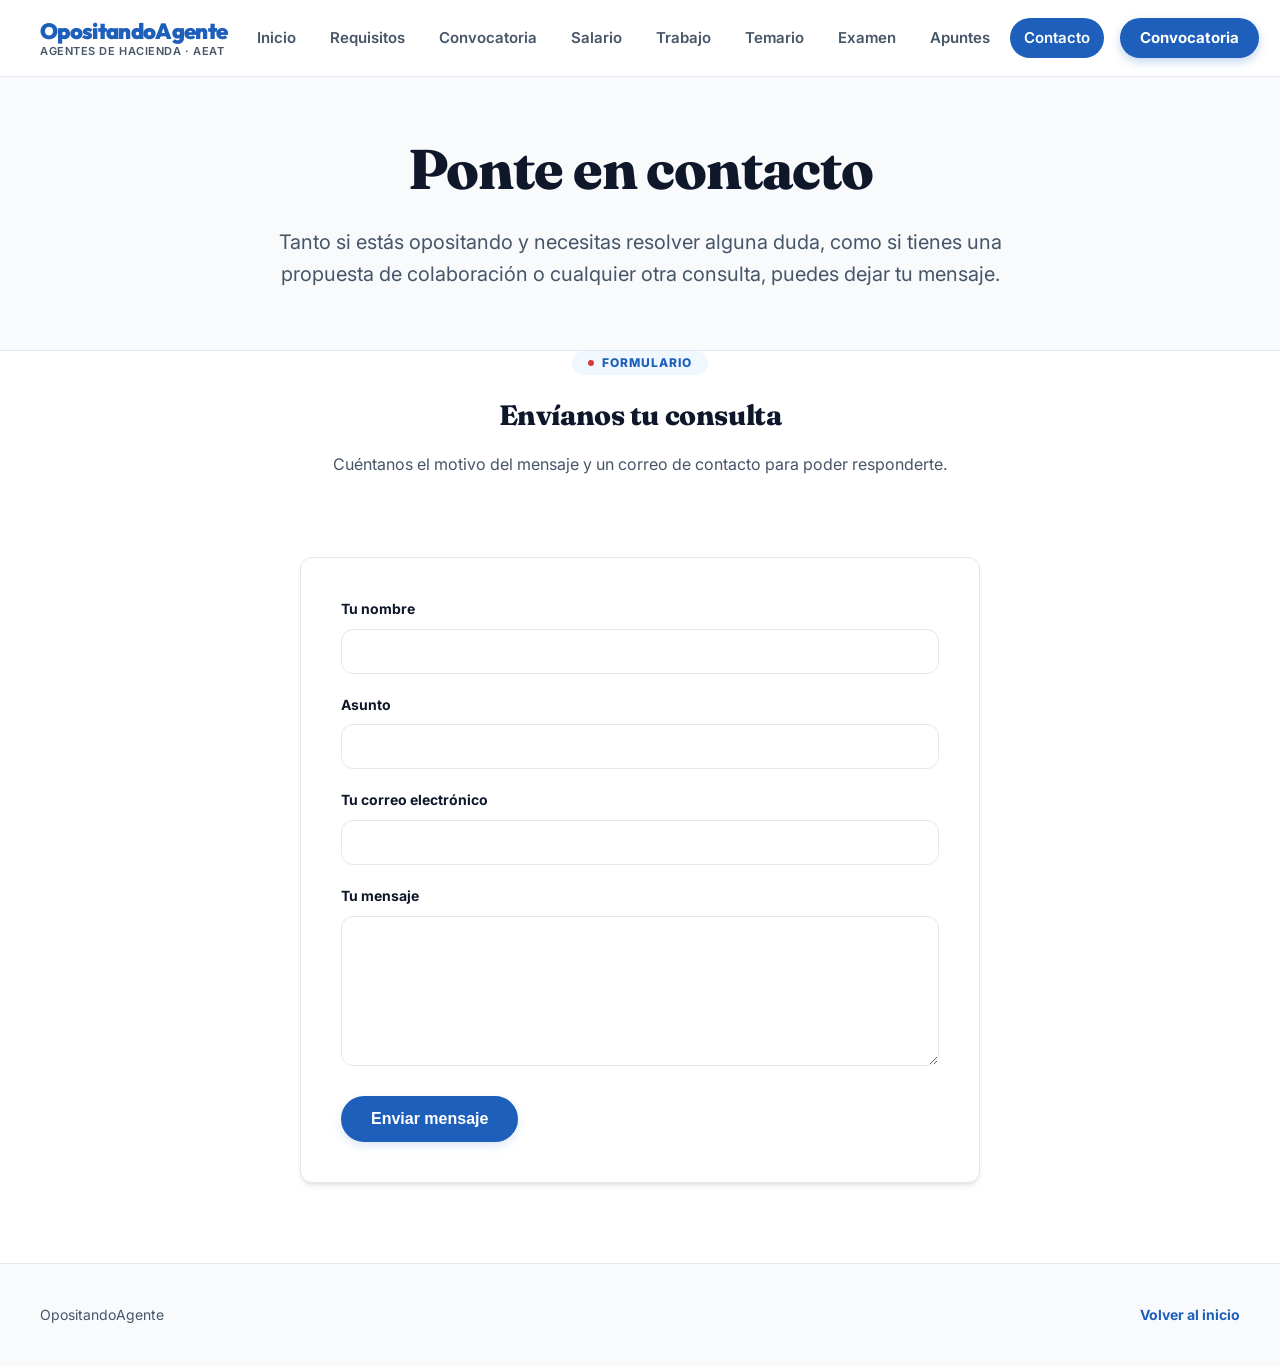
<file: contacto.html>
<!doctype html>
<html lang="es">

<head>
  <meta charset="utf-8">
  <meta name="viewport" content="width=device-width, initial-scale=1">
  <title>Contacto | OpositandoAgente</title>
  <meta name="description"
    content="Contacta con OpositandoAgente para resolver dudas sobre la oposición a Agentes de Hacienda, propuestas de colaboración o consultas sobre contenidos.">
  <link rel="stylesheet" href="styles.css">
</head>

<body>
  <header class="site-header">
    <nav class="nav" aria-label="Navegación principal">
      <a class="brand" href="index.html">OpositandoAgente <span>Agentes de Hacienda · AEAT</span></a>
      <div class="nav-links">
        <a href="index.html">Inicio</a>
        <a href="requisitos.html">Requisitos</a>
        <a href="convocatoria.html">Convocatoria</a>
        <a href="salario.html">Salario</a>
        <a href="trabajo.html">Trabajo</a>
        <a href="temario.html">Temario</a>
        <a href="examen.html">Examen</a>
        <a href="apuntes.html">Apuntes</a>
        <a href="contacto.html" aria-current="page">Contacto</a>
      </div>
      <a class="nav-cta" href="convocatoria.html">Convocatoria</a>
    </nav>
  </header>

  <main>
    <section class="hero-two">
      <div class="container">
        <h1>Ponte en contacto</h1>
        <p class="lead">Tanto si estás opositando y necesitas resolver alguna duda, como si tienes una propuesta de
          colaboración o cualquier otra consulta, puedes dejar tu mensaje.</p>
      </div>
    </section>

    <section class="section-two content-page">
      <div class="container">
        <span class="eyebrow">Formulario</span>
        <h2>Envíanos tu consulta</h2>
        <p class="section-copy">Cuéntanos el motivo del mensaje y un correo de contacto para poder responderte.</p>
      </div>
      <div class="container">
        <form class="form" action="#" method="post">
          <label>Tu nombre
            <input type="text" name="nombre" autocomplete="name" required>
          </label>
          <label>Asunto
            <input type="text" name="asunto" required>
          </label>
          <label>Tu correo electrónico
            <input type="email" name="email" autocomplete="email" required>
          </label>
          <label>Tu mensaje
            <textarea name="mensaje"></textarea>
          </label>
          <button class="button btn-form" type="submit">Enviar mensaje</button>
        </form>
      </div>
    </section>
  </main>

  <footer class="site-footer">
    <div class="footer-inner">
      <span>OpositandoAgente</span>
      <span><a href="index.html">Volver al inicio</a></span>
    </div>
  </footer>
</body>

</html>
</file>
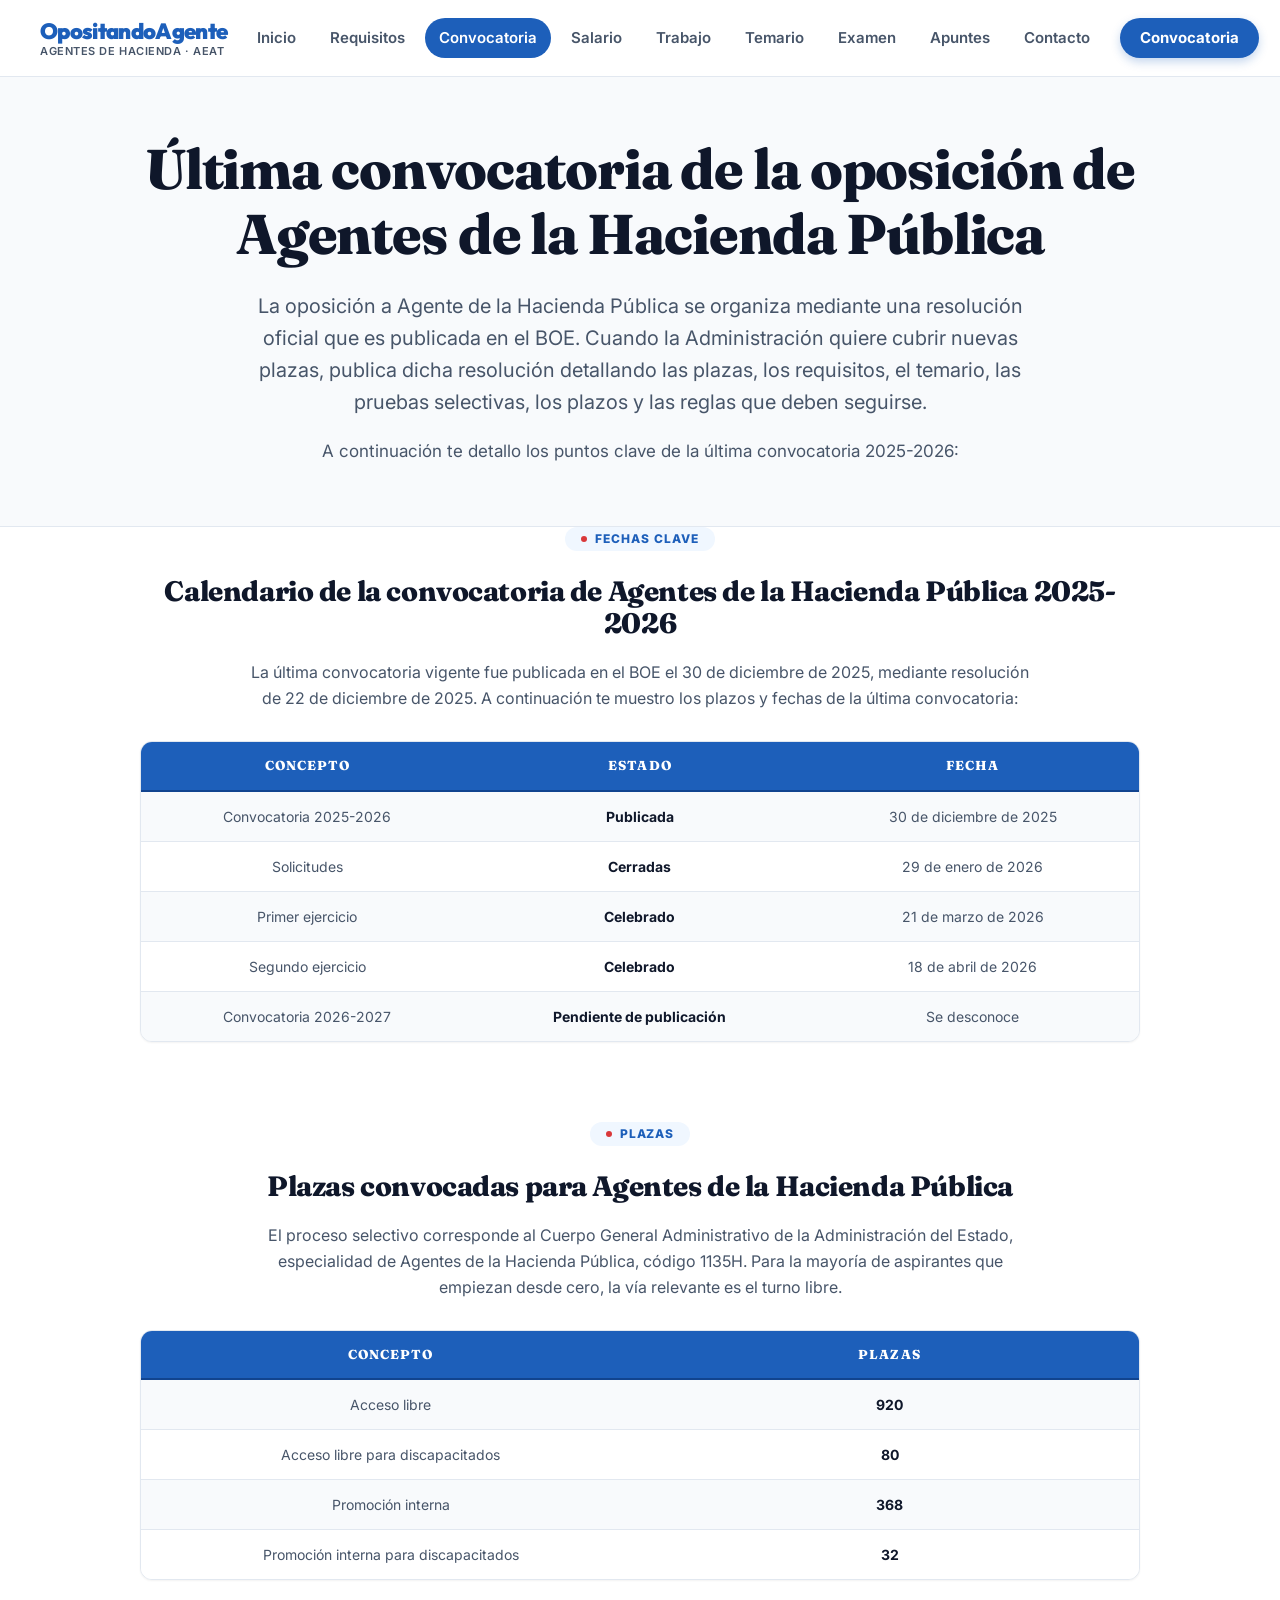
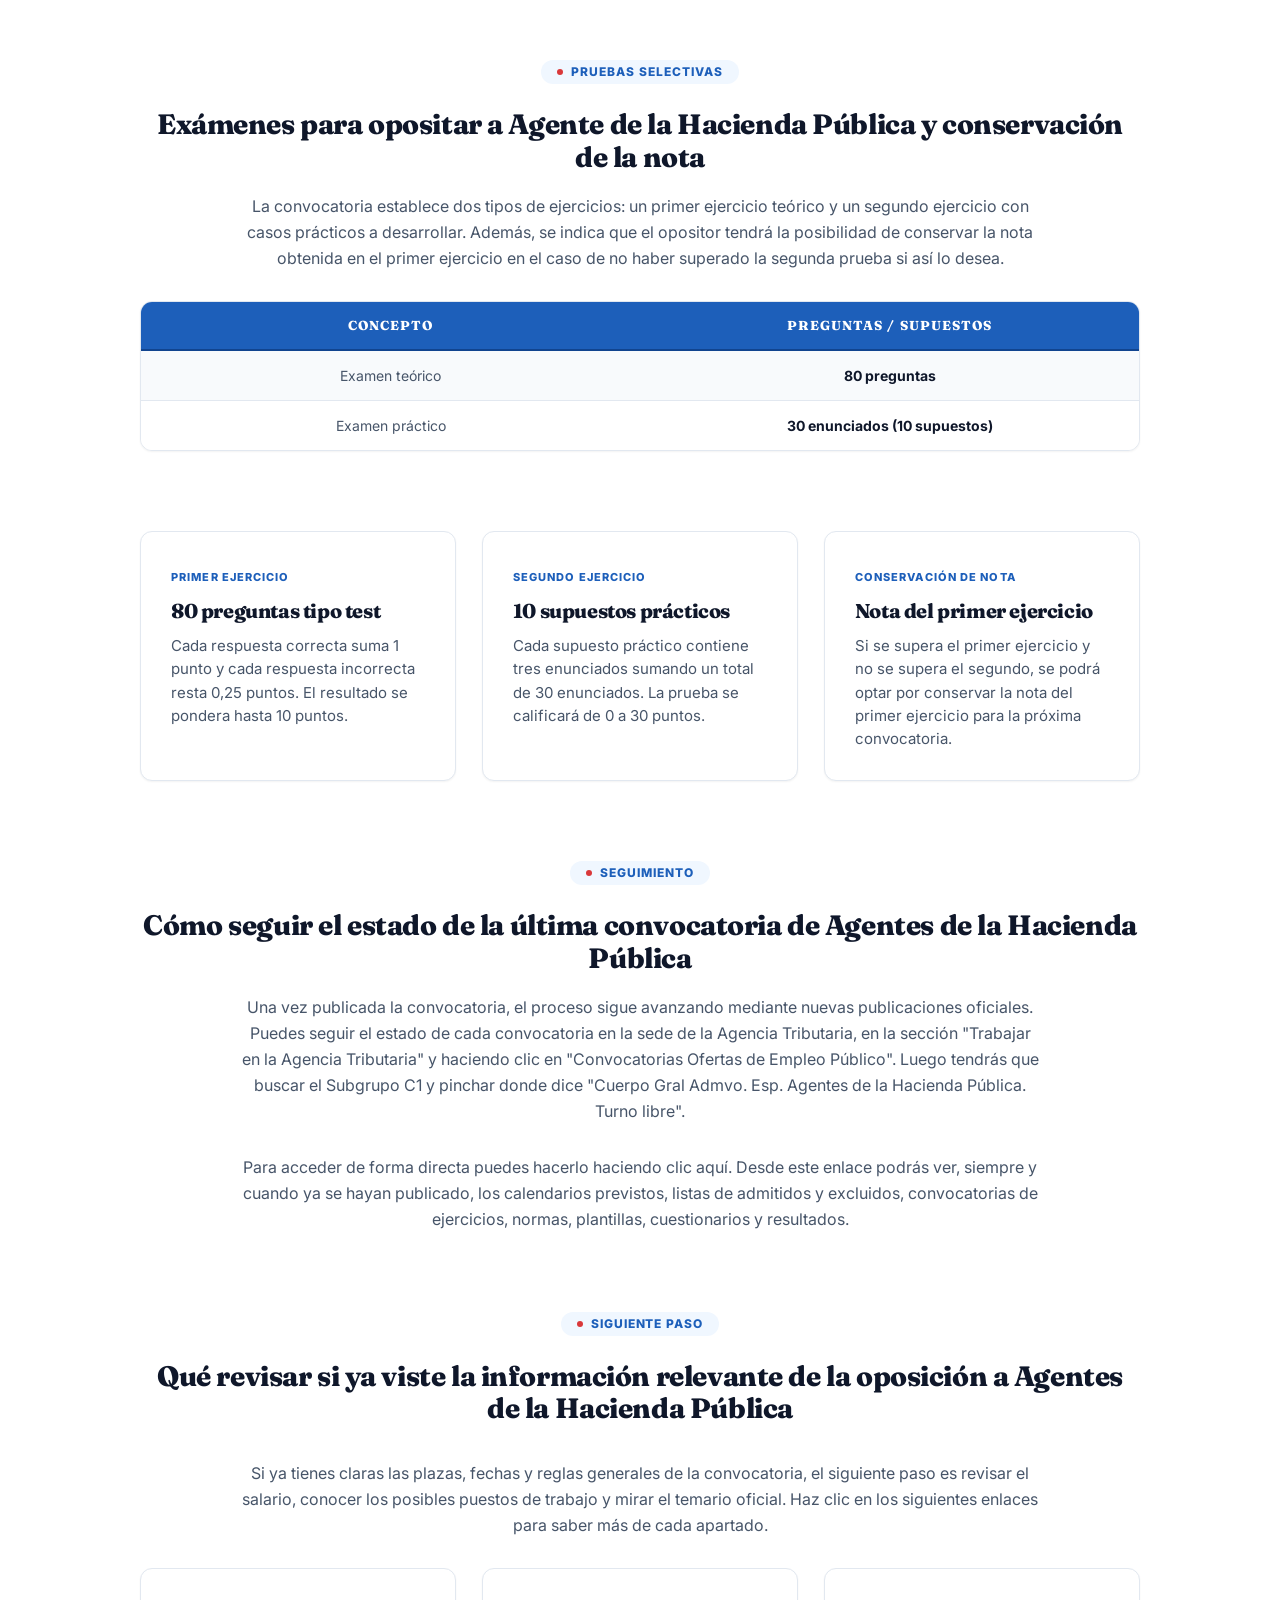
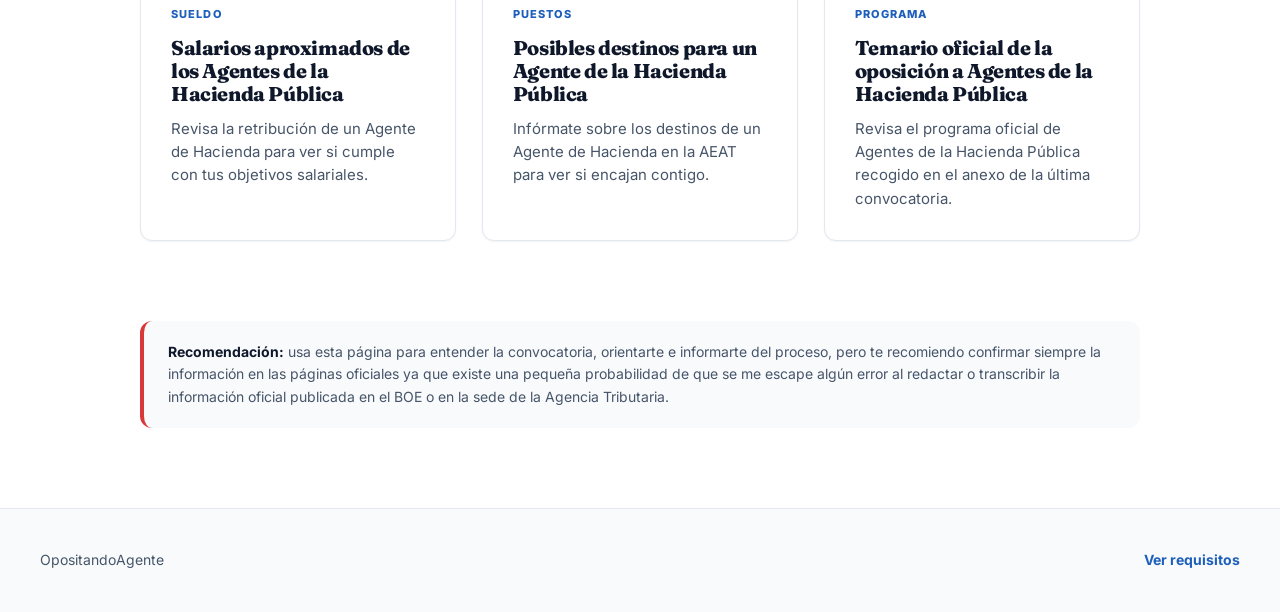
<file: convocatoria.html>
<!doctype html>
<html lang="es">

<head>
  <meta charset="utf-8">
  <meta name="viewport" content="width=device-width, initial-scale=1">
  <title>Convocatoria Agente de Hacienda 2026 | Plazas, fechas y BOE</title>
  <meta name="description"
    content="Convocatoria de Agente de Hacienda 2026: qué incluye la resolución oficial, plazas convocadas, calendario, estado del proceso y fuentes oficiales BOE y AEAT.">
  <link rel="stylesheet" href="styles.css">
</head>

<body>
  <header class="site-header">
    <nav class="nav" aria-label="Navegación principal">
      <a class="brand" href="index.html">OpositandoAgente <span>Agentes de Hacienda · AEAT</span></a>
      <div class="nav-links">
        <a href="index.html">Inicio</a>
        <a href="requisitos.html">Requisitos</a>
        <a href="convocatoria.html" aria-current="page">Convocatoria</a>
        <a href="salario.html">Salario</a>
        <a href="trabajo.html">Trabajo</a>
        <a href="temario.html">Temario</a>
        <a href="examen.html">Examen</a>
        <a href="apuntes.html">Apuntes</a>
        <a href="contacto.html">Contacto</a>
      </div>
      <a class="nav-cta" href="convocatoria.html">Convocatoria</a>
    </nav>
  </header>

  <main>
    <section class="hero-two">
      <div class="container">
        <h1>Última convocatoria de la oposición de Agentes de la Hacienda Pública</h1>
        <p class="lead">La oposición a Agente de la Hacienda Pública se organiza mediante una resolución oficial que es
          publicada en el BOE. Cuando la Administración quiere cubrir nuevas plazas, publica dicha resolución detallando
          las plazas, los requisitos, el temario, las pruebas selectivas, los plazos y las reglas que deben seguirse.</p>
        <p class="lead-two">A continuación te detallo los puntos clave de la última convocatoria 2025-2026:</p>
      </div>
    </section>

    <section class="section-two content-page">
      <div class="container">
        <span class="eyebrow">FECHAS CLAVE</span>
        <h2>Calendario de la convocatoria de Agentes de la Hacienda Pública 2025-2026</h2>
        <p class="section-copy">La última convocatoria vigente fue publicada en el BOE el 30 de diciembre de 2025,
          mediante resolución de 22 de diciembre de 2025. A continuación te muestro los plazos y fechas de la última
          convocatoria:</p>
        
        <div class="table-wrap table-wrap-status">
          <div class="table-row table-head">
            <span>Concepto</span>
            <span>Estado</span>
            <span>Fecha</span>
          </div>
          <div class="table-row">
            <span>Convocatoria 2025-2026</span>
            <span><strong>Publicada</strong></span>
            <span>30 de diciembre de 2025</span>
          </div>
          <div class="table-row">
            <span>Solicitudes</span>
            <span><strong>Cerradas</strong></span>
            <span>29 de enero de 2026</span>
          </div>
          <div class="table-row">
            <span>Primer ejercicio</span>
            <span><strong>Celebrado</strong></span>
            <span>21 de marzo de 2026</span>
          </div>
          <div class="table-row">
            <span>Segundo ejercicio</span>
            <span><strong>Celebrado</strong></span>
            <span>18 de abril de 2026</span>
          </div>
          <div class="table-row">
            <span>Convocatoria 2026-2027</span>
            <span><strong>Pendiente de publicación</strong></span>
            <span>Se desconoce</span>
          </div>
        </div>
      </div>

      <div class="container">
        <span class="eyebrow">Plazas</span>
        <h2>Plazas convocadas para Agentes de la Hacienda Pública</h2>
        <p class="section-copy">El proceso selectivo corresponde al Cuerpo General Administrativo de la Administración del Estado,
          especialidad de Agentes de la Hacienda Pública, código 1135H. Para la mayoría de aspirantes que empiezan desde
          cero, la vía relevante es el turno libre.</p>
        
        <div class="table-wrap table-wrap-places">
          <div class="table-row table-head">
            <span>Concepto</span>
            <span>Plazas</span>
          </div>
          <div class="table-row">
            <span>Acceso libre</span>
            <span><strong>920</strong></span>
          </div>
          <div class="table-row">
            <span>Acceso libre para discapacitados</span>
            <span><strong>80</strong></span>
          </div>
          <div class="table-row">
            <span>Promoción interna</span>
            <span><strong>368</strong></span>
          </div>
          <div class="table-row">
            <span>Promoción interna para discapacitados</span>
            <span><strong>32</strong></span>
          </div>
        </div>
      </div>

      <div class="container">
        <span class="eyebrow">PRUEBAS SELECTIVAS</span>
        <h2>Exámenes para opositar a Agente de la Hacienda Pública y conservación de la nota</h2>
        <p class="section-copy">La convocatoria establece dos tipos de ejercicios: un primer ejercicio teórico y un
          segundo ejercicio con casos prácticos a desarrollar. Además, se indica que el opositor tendrá la
          posibilidad de conservar la nota obtenida en el primer ejercicio en el caso de no haber superado la segunda
          prueba si así lo desea.</p>
        
        <div class="table-wrap table-wrap-places mb-30">
          <div class="table-row table-head">
            <span>Concepto</span>
            <span>Preguntas / Supuestos</span>
          </div>
          <div class="table-row">
            <span>Examen teórico</span>
            <span><strong>80 preguntas</strong></span>
          </div>
          <div class="table-row">
            <span>Examen práctico</span>
            <span><strong>30 enunciados (10 supuestos)</strong></span>
          </div>
        </div>
      </div>

      <div class="container grid three">
        <article class="card">
          <span class="kicker">Primer ejercicio</span>
          <h3>80 preguntas tipo test</h3>
          <p>Cada respuesta correcta suma 1 punto y cada respuesta incorrecta resta 0,25 puntos. El resultado se pondera hasta 10 puntos.</p>
        </article>
        <article class="card">
          <span class="kicker">Segundo ejercicio</span>
          <h3>10 supuestos prácticos</h3>
          <p>Cada supuesto práctico contiene tres enunciados sumando un total de 30 enunciados. La prueba se calificará de 0 a 30 puntos.</p>
        </article>
        <article class="card">
          <span class="kicker">Conservación de nota</span>
          <h3>Nota del primer ejercicio</h3>
          <p>Si se supera el primer ejercicio y no se supera el segundo, se podrá optar por conservar la nota del primer ejercicio para la próxima convocatoria.</p>
        </article>
      </div>

      <div class="container">
        <span class="eyebrow">Seguimiento</span>
        <h2>Cómo seguir el estado de la última convocatoria de Agentes de la Hacienda Pública</h2>
        <p class="section-copy">Una vez publicada la convocatoria, el proceso sigue avanzando mediante nuevas
          publicaciones oficiales. Puedes seguir el estado de cada convocatoria en la sede de la Agencia Tributaria, en
          la sección "Trabajar en la Agencia Tributaria" y haciendo clic en "Convocatorias Ofertas de Empleo Público". Luego
          tendrás que buscar el Subgrupo C1 y pinchar donde dice "Cuerpo Gral Admvo. Esp. Agentes de la Hacienda
          Pública. Turno libre".</p>
        <p class="section-copy-two">Para acceder de forma directa puedes hacerlo haciendo clic <a
            href="https://sede.agenciatributaria.gob.es/Sede/trabajar-agencia-tributaria/convocatorias-ofertas-empleo-publico-2025/cuerpo-gral-admvo-esp-agentes-libre.html"
            target="_blank" rel="noopener">aquí</a>. Desde este enlace
          podrás ver, siempre y cuando ya se hayan publicado, los calendarios previstos, listas de admitidos y
          excluidos, convocatorias de ejercicios, normas, plantillas, cuestionarios y resultados.</p>
      </div>

      <div class="container">
        <span class="eyebrow">Siguiente paso</span>
        <h2>Qué revisar si ya viste la información relevante de la oposición a Agentes de la Hacienda Pública</h2>
        <p class="section-copy-three">Si ya tienes claras las plazas, fechas y reglas generales de la convocatoria, el
          siguiente paso es revisar el salario, conocer los posibles puestos de trabajo y mirar el temario oficial. Haz
          clic en los siguientes enlaces para saber más de cada apartado.</p>
        <div class="grid three">
          <a class="card" href="salario.html">
            <span class="kicker">Sueldo</span>
            <h3>Salarios aproximados de los Agentes de la Hacienda Pública</h3>
            <p>Revisa la retribución de un Agente de Hacienda para ver si cumple con tus objetivos salariales.</p>
          </a>
          <a class="card" href="trabajo.html">
            <span class="kicker">Puestos</span>
            <h3>Posibles destinos para un Agente de la Hacienda Pública</h3>
            <p>Infórmate sobre los destinos de un Agente de Hacienda en la AEAT para ver si encajan contigo.</p>
          </a>
          <a class="card" href="temario.html">
            <span class="kicker">Programa</span>
            <h3>Temario oficial de la oposición a Agentes de la Hacienda Pública</h3>
            <p>Revisa el programa oficial de Agentes de la Hacienda Pública recogido en el anexo de la última convocatoria.</p>
          </a>
        </div>
      </div>

      <div class="container">
        <div class="note">
          <p><strong>Recomendación:</strong> usa esta página para entender la convocatoria, orientarte e informarte del
            proceso, pero te recomiendo confirmar siempre la información en las páginas oficiales ya que existe una pequeña
            probabilidad de que se me escape algún error al redactar o transcribir la información oficial publicada en el BOE o en la sede de la Agencia Tributaria.</p>
        </div>
      </div>
    </section>
  </main>

  <footer class="site-footer">
    <div class="footer-inner">
      <span>OpositandoAgente</span>
      <span><a href="requisitos.html">Ver requisitos</a></span>
    </div>
  </footer>
</body>

</html>
</file>
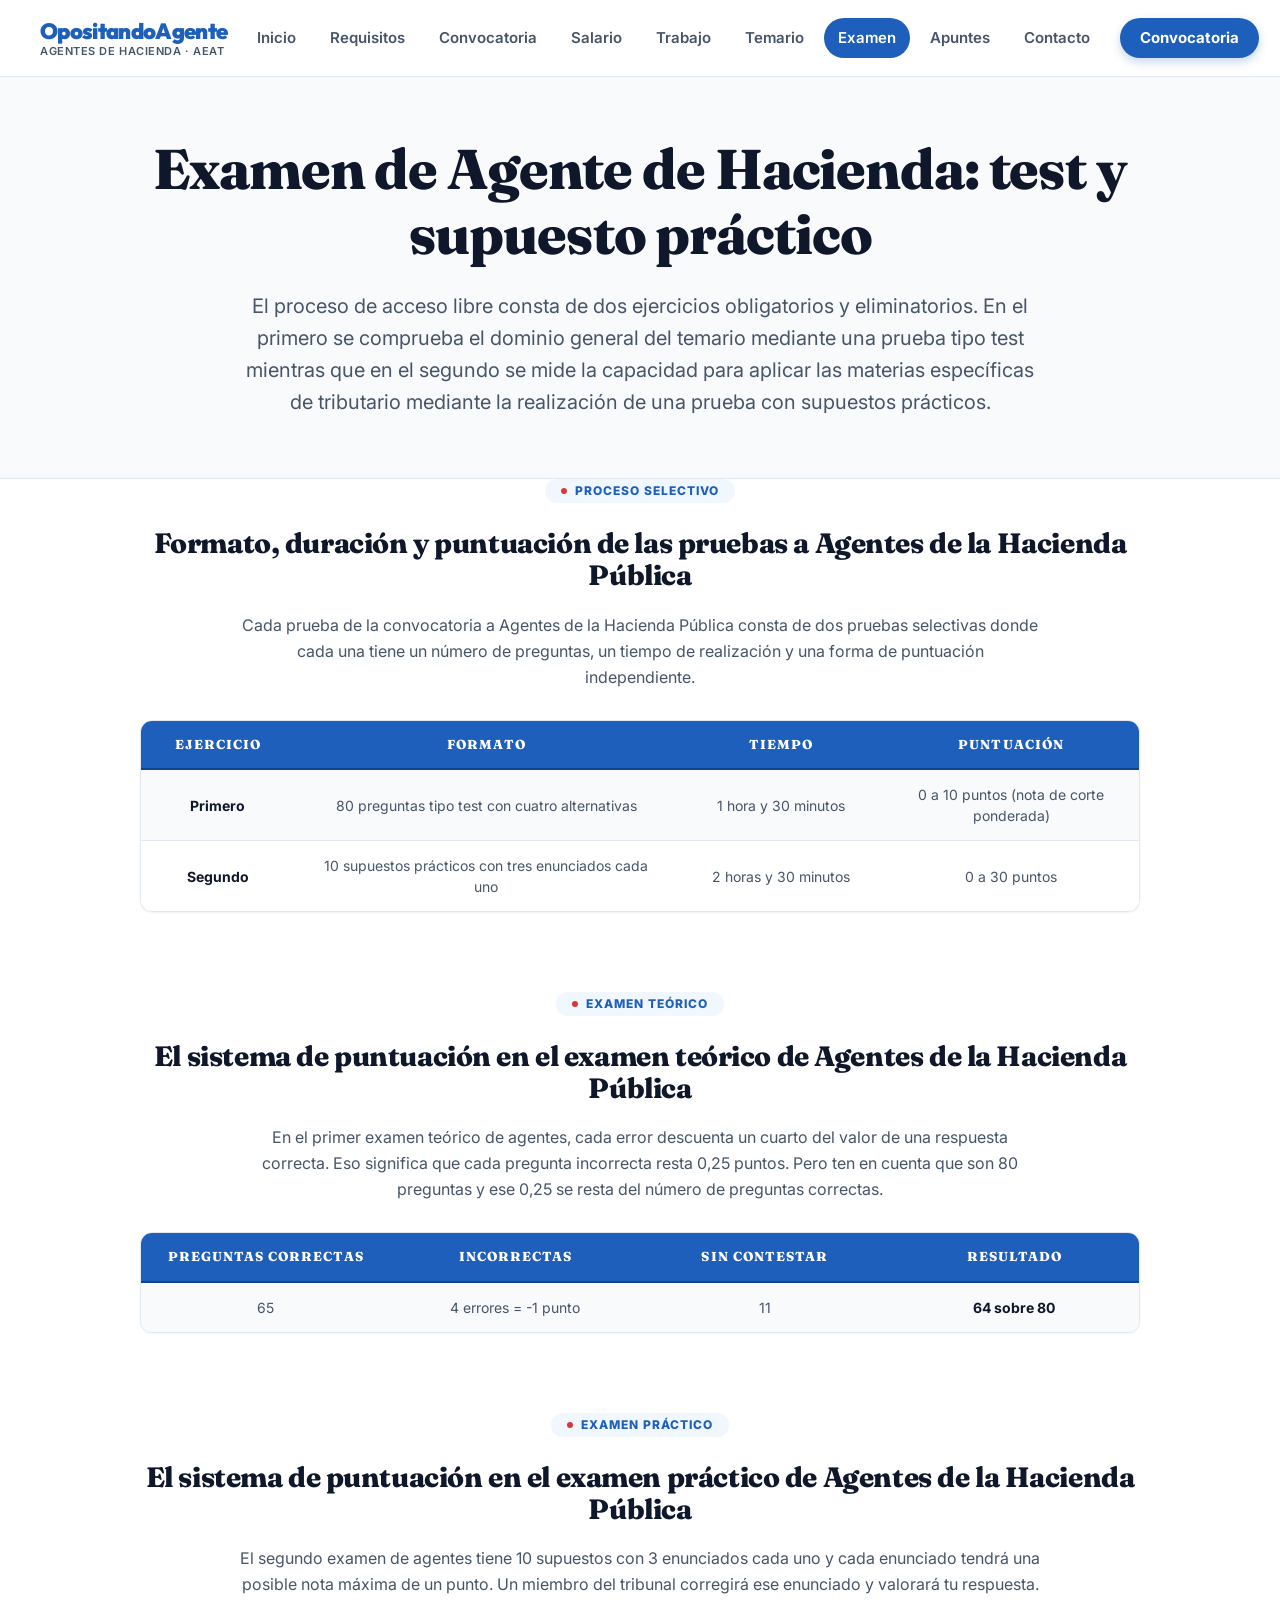
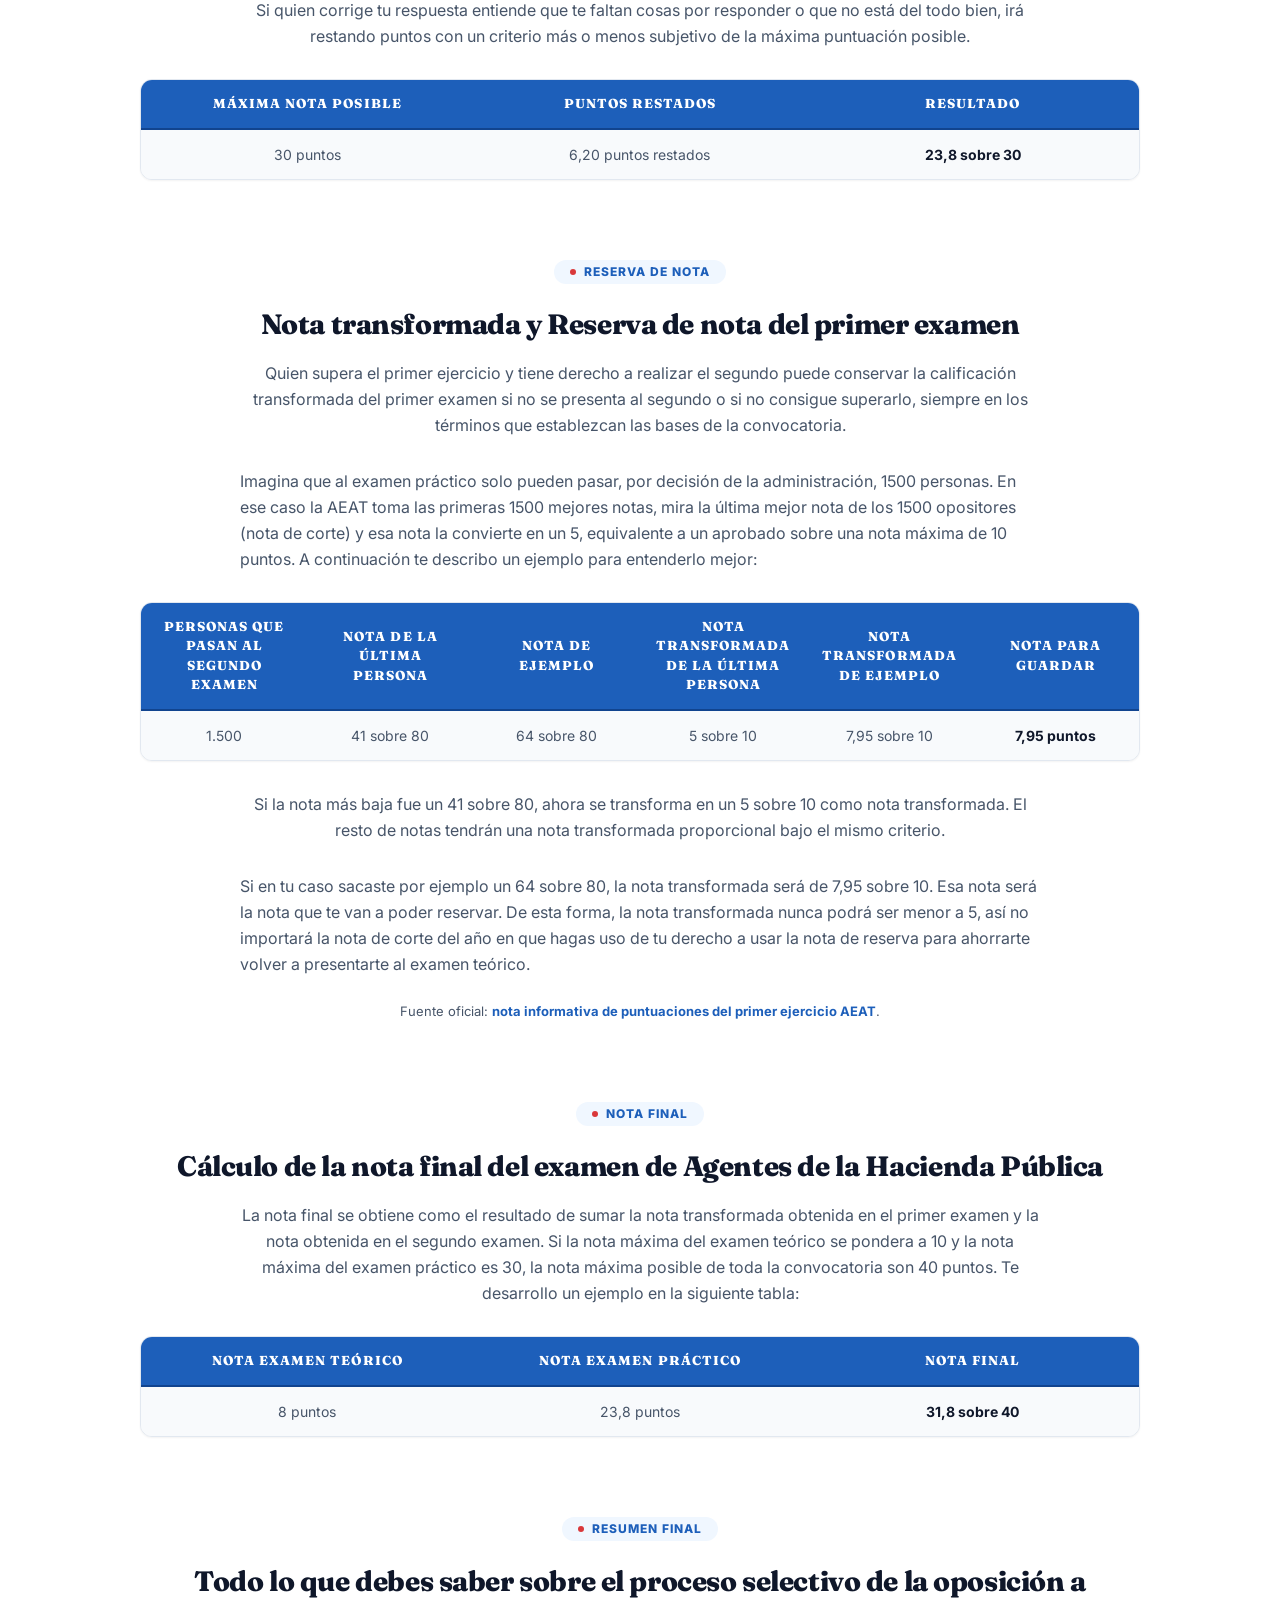
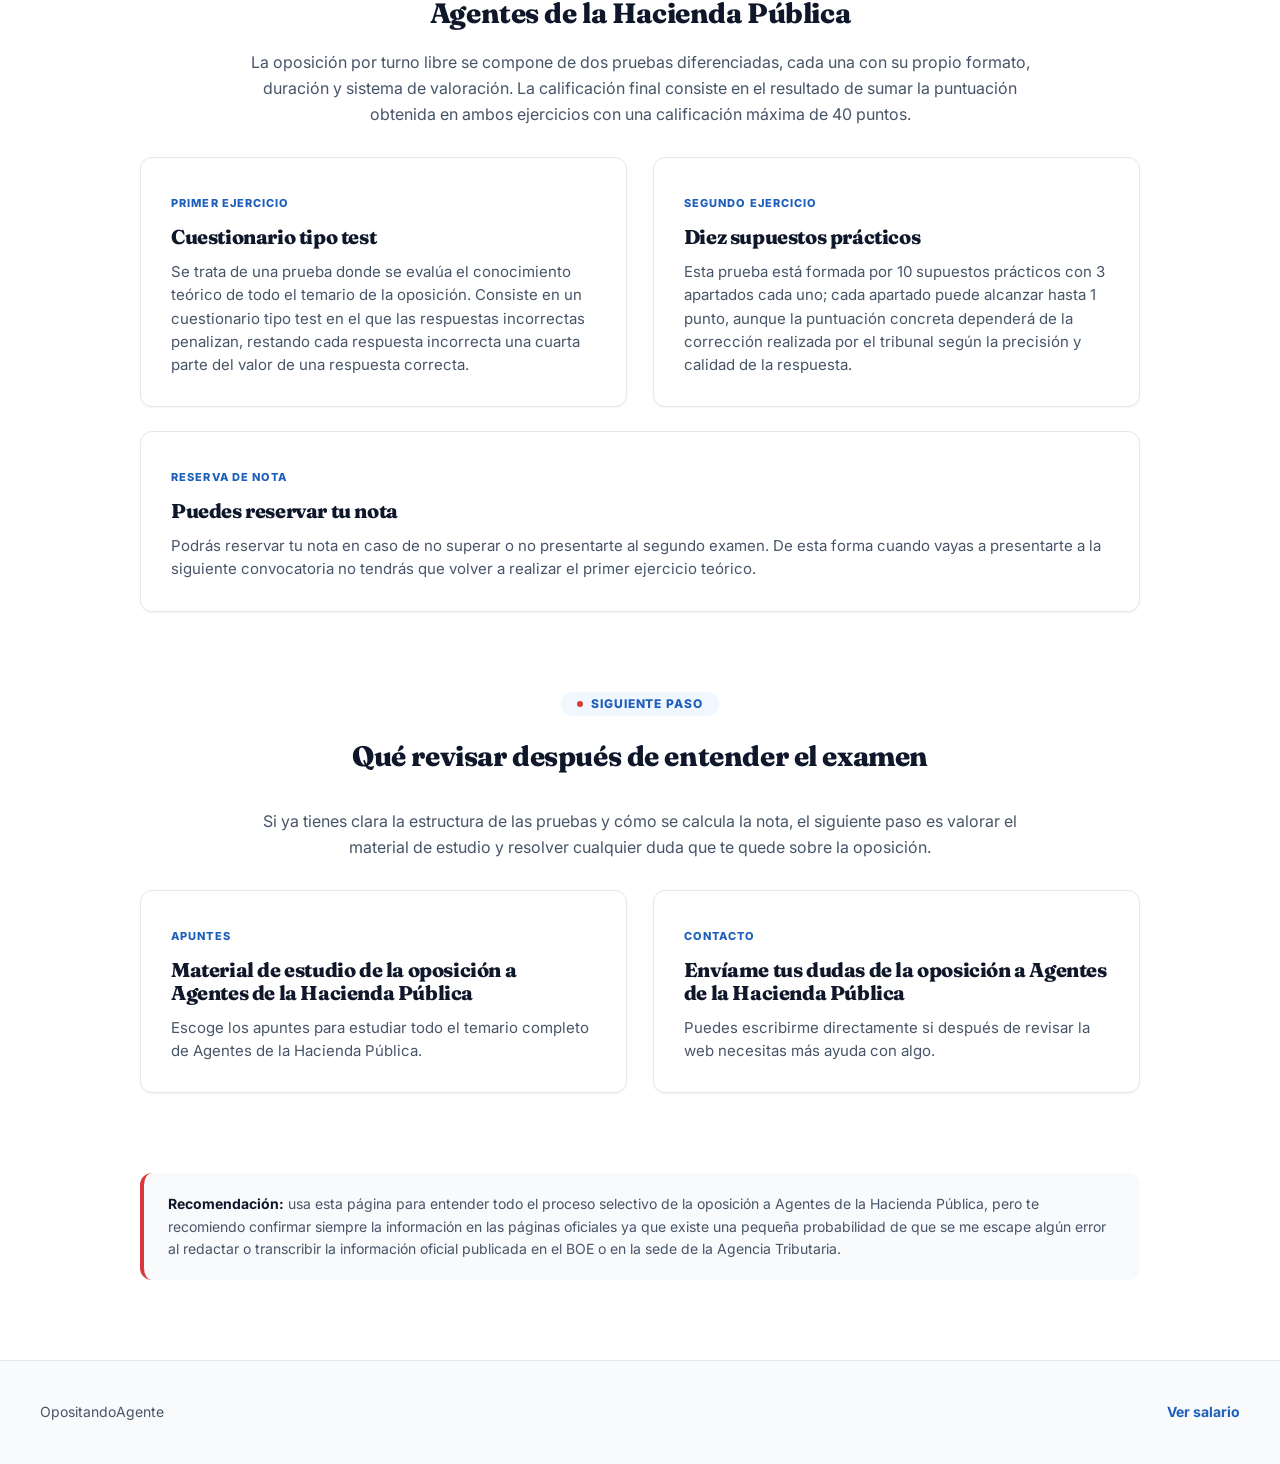
<file: examen.html>
<!doctype html>
<html lang="es">

<head>
  <meta charset="utf-8">
  <meta name="viewport" content="width=device-width, initial-scale=1">
  <title>Examen Agente de Hacienda 2026 | Test, supuestos y puntuación</title>
  <meta name="description"
    content="Así es el examen de Agente de Hacienda en 2026: primer ejercicio tipo test, segundo ejercicio de supuestos prácticos, duración, penalización y puntuación.">
  <link rel="stylesheet" href="styles.css">
</head>

<body>
  <header class="site-header">
    <nav class="nav" aria-label="Navegación principal">
      <a class="brand" href="index.html">OpositandoAgente <span>Agentes de Hacienda · AEAT</span></a>
      <div class="nav-links">
        <a href="index.html">Inicio</a>
        <a href="requisitos.html">Requisitos</a>
        <a href="convocatoria.html">Convocatoria</a>
        <a href="salario.html">Salario</a>
        <a href="trabajo.html">Trabajo</a>
        <a href="temario.html">Temario</a>
        <a href="examen.html" aria-current="page">Examen</a>
        <a href="apuntes.html">Apuntes</a>
        <a href="contacto.html">Contacto</a>
      </div>
      <a class="nav-cta" href="convocatoria.html">Convocatoria</a>
    </nav>
  </header>

  <main>
    <section class="hero-two">
      <div class="container">
        <h1>Examen de Agente de Hacienda: test y supuesto práctico</h1>
        <p class="lead">El proceso de acceso libre consta de dos ejercicios obligatorios y eliminatorios. En el primero
          se comprueba el dominio general del temario mediante una prueba tipo test mientras que en el segundo se mide la
          capacidad para aplicar las materias específicas de tributario mediante la realización de una prueba con
          supuestos prácticos.</p>
      </div>
    </section>

    <section class="section-two content-page">
      <div class="container">
        <span class="eyebrow">Proceso selectivo</span>
        <h2>Formato, duración y puntuación de las pruebas a Agentes de la Hacienda Pública</h2>
        <p class="section-copy">Cada prueba de la convocatoria a Agentes de la Hacienda Pública consta de dos pruebas
          selectivas donde cada una tiene un número de preguntas, un tiempo de realización y una forma de puntuación
          independiente.</p>
        
        <div class="table-wrap table-wrap-examenes">
          <div class="table-row table-head">
            <span>Ejercicio</span>
            <span>Formato</span>
            <span>Tiempo</span>
            <span>Puntuación</span>
          </div>
          <div class="table-row">
            <span><strong>Primero</strong></span>
            <span>80 preguntas tipo test con cuatro alternativas</span>
            <span>1 hora y 30 minutos</span>
            <span>0 a 10 puntos (nota de corte ponderada)</span>
          </div>
          <div class="table-row">
            <span><strong>Segundo</strong></span>
            <span>10 supuestos prácticos con tres enunciados cada uno</span>
            <span>2 horas y 30 minutos</span>
            <span>0 a 30 puntos</span>
          </div>
        </div>
      </div>

      <div class="container">
        <span class="eyebrow">EXAMEN TEÓRICO</span>
        <h2>El sistema de puntuación en el examen teórico de Agentes de la Hacienda Pública</h2>
        <p class="section-copy">En el primer examen teórico de agentes, cada error descuenta un cuarto del valor de una
          respuesta correcta. Eso significa que cada pregunta incorrecta resta 0,25 puntos. Pero ten en cuenta que son
          80 preguntas y ese 0,25 se resta del número de preguntas correctas.</p>
        
        <div class="table-wrap table-wrap-penalizacion">
          <div class="table-row table-head">
            <span>Preguntas correctas</span>
            <span>Incorrectas</span>
            <span>Sin contestar</span>
            <span>Resultado</span>
          </div>
          <div class="table-row">
            <span>65</span>
            <span>4 errores = -1 punto</span>
            <span>11</span>
            <span><strong>64 sobre 80</strong></span>
          </div>
        </div>
      </div>

      <div class="container">
        <span class="eyebrow">EXAMEN PRÁCTICO</span>
        <h2>El sistema de puntuación en el examen práctico de Agentes de la Hacienda Pública</h2>
        <p class="section-copy">El segundo examen de agentes tiene 10 supuestos con 3 enunciados cada uno y cada
          enunciado tendrá una posible nota máxima de un punto. Un miembro del tribunal corregirá ese enunciado y
          valorará tu respuesta. Si quien corrige tu respuesta entiende que te faltan cosas por responder o que no está
          del todo bien, irá restando puntos con un criterio más o menos subjetivo de la máxima puntuación posible.</p>
        
        <div class="table-wrap table-wrap-practico">
          <div class="table-row table-head">
            <span>Máxima nota posible</span>
            <span>Puntos restados</span>
            <span>Resultado</span>
          </div>
          <div class="table-row">
            <span>30 puntos</span>
            <span>6,20 puntos restados</span>
            <span><strong>23,8 sobre 30</strong></span>
          </div>
        </div>
      </div>

      <div class="container">
        <span class="eyebrow">Reserva de nota</span>
        <h2>Nota transformada y Reserva de nota del primer examen</h2>
        <p class="section-copy">Quien supera el primer ejercicio y tiene derecho a realizar el segundo puede conservar
          la calificación transformada del primer examen si no se presenta al segundo o si no consigue superarlo, siempre
          en los términos que establezcan las bases de la convocatoria.</p>
        <p class="section-copy-two prose-block">Imagina que al examen práctico solo pueden pasar, por decisión de la administración,
          1500 personas. En ese caso la AEAT toma las primeras 1500 mejores notas, mira la última mejor nota de los 1500
          opositores (nota de corte) y esa nota la convierte en un 5, equivalente a un aprobado sobre una nota máxima de
          10 puntos. A continuación te describo un ejemplo para entenderlo mejor:</p>
        
        <div class="table-wrap table-wrap-reserva-nota">
          <div class="table-row table-head">
            <span>Personas que pasan al segundo examen</span>
            <span>Nota de la última persona</span>
            <span>Nota de ejemplo</span>
            <span>Nota transformada de la última persona</span>
            <span>Nota transformada de ejemplo</span>
            <span>Nota para guardar</span>
          </div>
          <div class="table-row">
            <span>1.500</span>
            <span>41 sobre 80</span>
            <span>64 sobre 80</span>
            <span>5 sobre 10</span>
            <span>7,95 sobre 10</span>
            <span><strong>7,95 puntos</strong></span>
          </div>
        </div>
        
        <p class="section-copy-three">Si la nota más baja fue un 41 sobre 80, ahora se transforma en un 5 sobre 10 como
          nota transformada. El resto de notas tendrán una nota transformada proporcional bajo el mismo criterio.</p>
        <p class="section-copy prose-block">Si en tu caso sacaste por ejemplo un 64 sobre 80, la nota transformada será de 7,95
          sobre 10. Esa nota será la nota que te van a poder reservar. De esta forma, la nota transformada nunca podrá
          ser menor a 5, así no importará la nota de corte del año en que hagas uso de tu derecho a usar la nota de
          reserva para ahorrarte volver a presentarte al examen teórico.</p>
        <p class="source-note">Fuente oficial:
          <a href="https://sede.agenciatributaria.gob.es/static_files/Sede/Tema/Agencia_tributaria/Trabajar_AEAT/NoIx/OEP_2025/C1/AHP/TL/1EJ/NOTA_PUNTUACIONES_LIBRE.pdf"
            target="_blank" rel="noopener">nota informativa de puntuaciones del primer ejercicio AEAT</a>.
        </p>
      </div>

      <div class="container">
        <span class="eyebrow">Nota final</span>
        <h2>Cálculo de la nota final del examen de Agentes de la Hacienda Pública</h2>
        <p class="section-copy">La nota final se obtiene como el resultado de sumar la nota transformada obtenida en el
          primer examen y la nota obtenida en el segundo examen. Si la nota máxima del examen teórico se pondera a 10 y
          la nota máxima del examen práctico es 30, la nota máxima posible de toda la convocatoria son 40 puntos. Te
          desarrollo un ejemplo en la siguiente tabla:</p>
        
        <div class="table-wrap table-wrap-nota-final">
          <div class="table-row table-head">
            <span>Nota examen teórico</span>
            <span>Nota examen práctico</span>
            <span>Nota final</span>
          </div>
          <div class="table-row">
            <span>8 puntos</span>
            <span>23,8 puntos</span>
            <span><strong>31,8 sobre 40</strong></span>
          </div>
        </div>
      </div>

      <div class="container">
        <span class="eyebrow">RESUMEN FINAL</span>
        <h2>Todo lo que debes saber sobre el proceso selectivo de la oposición a Agentes de la Hacienda Pública</h2>
        <p class="section-copy">La oposición por turno libre se compone de dos pruebas diferenciadas, cada una con su
          propio formato, duración y sistema de valoración. La calificación final consiste en el resultado de sumar la
          puntuación obtenida en ambos ejercicios con una calificación máxima de 40 puntos.</p>
        
        <div class="grid two mt-30">
          <article class="card">
            <span class="kicker">Primer ejercicio</span>
            <h3>Cuestionario tipo test</h3>
            <p>Se trata de una prueba donde se evalúa el conocimiento teórico de todo el temario de la oposición.
              Consiste en un cuestionario tipo test en el que las respuestas incorrectas penalizan, restando cada
              respuesta incorrecta una cuarta parte del valor de una respuesta correcta.</p>
          </article>
          <article class="card">
            <span class="kicker">Segundo ejercicio</span>
            <h3>Diez supuestos prácticos</h3>
            <p>Esta prueba está formada por 10 supuestos prácticos con 3 apartados cada uno; cada apartado puede alcanzar
              hasta 1 punto, aunque la puntuación concreta dependerá de la corrección realizada por el tribunal según la
              precisión y calidad de la respuesta.</p>
          </article>
        </div>
        <article class="card full-width-card mt-24">
          <span class="kicker">RESERVA DE NOTA</span>
          <h3>Puedes reservar tu nota</h3>
          <p>Podrás reservar tu nota en caso de no superar o no presentarte al segundo examen. De esta forma cuando
            vayas a presentarte a la siguiente convocatoria no tendrás que volver a realizar el primer ejercicio teórico.</p>
        </article>
      </div>

      <div class="container">
        <span class="eyebrow">Siguiente paso</span>
        <h2>Qué revisar después de entender el examen</h2>
        <p class="section-copy-three">Si ya tienes clara la estructura de las pruebas y cómo se calcula la nota, el siguiente
          paso es valorar el material de estudio y resolver cualquier duda que te quede sobre la oposición.</p>
        <div class="grid two">
          <a class="card" href="apuntes.html">
            <span class="kicker">Apuntes</span>
            <h3>Material de estudio de la oposición a Agentes de la Hacienda Pública</h3>
            <p>Escoge los apuntes para estudiar todo el temario completo de Agentes de la Hacienda Pública.</p>
          </a>
          <a class="card" href="contacto.html">
            <span class="kicker">contacto</span>
            <h3>Envíame tus dudas de la oposición a Agentes de la Hacienda Pública</h3>
            <p>Puedes escribirme directamente si después de revisar la web necesitas más ayuda con algo.</p>
          </a>
        </div>
      </div>

      <div class="container">
        <div class="note">
          <p><strong>Recomendación:</strong> usa esta página para entender todo el proceso selectivo de la oposición a Agentes de la Hacienda Pública, pero te recomiendo confirmar siempre la información en las páginas oficiales ya que existe una pequeña probabilidad de que se me escape algún error al redactar o transcribir la información oficial publicada en el BOE o en la sede de la Agencia Tributaria.</p>
        </div>
      </div>
    </section>
  </main>

  <footer class="site-footer">
    <div class="footer-inner">
      <span>OpositandoAgente</span>
      <span><a href="salario.html">Ver salario</a></span>
    </div>
  </footer>
</body>

</html>
</file>
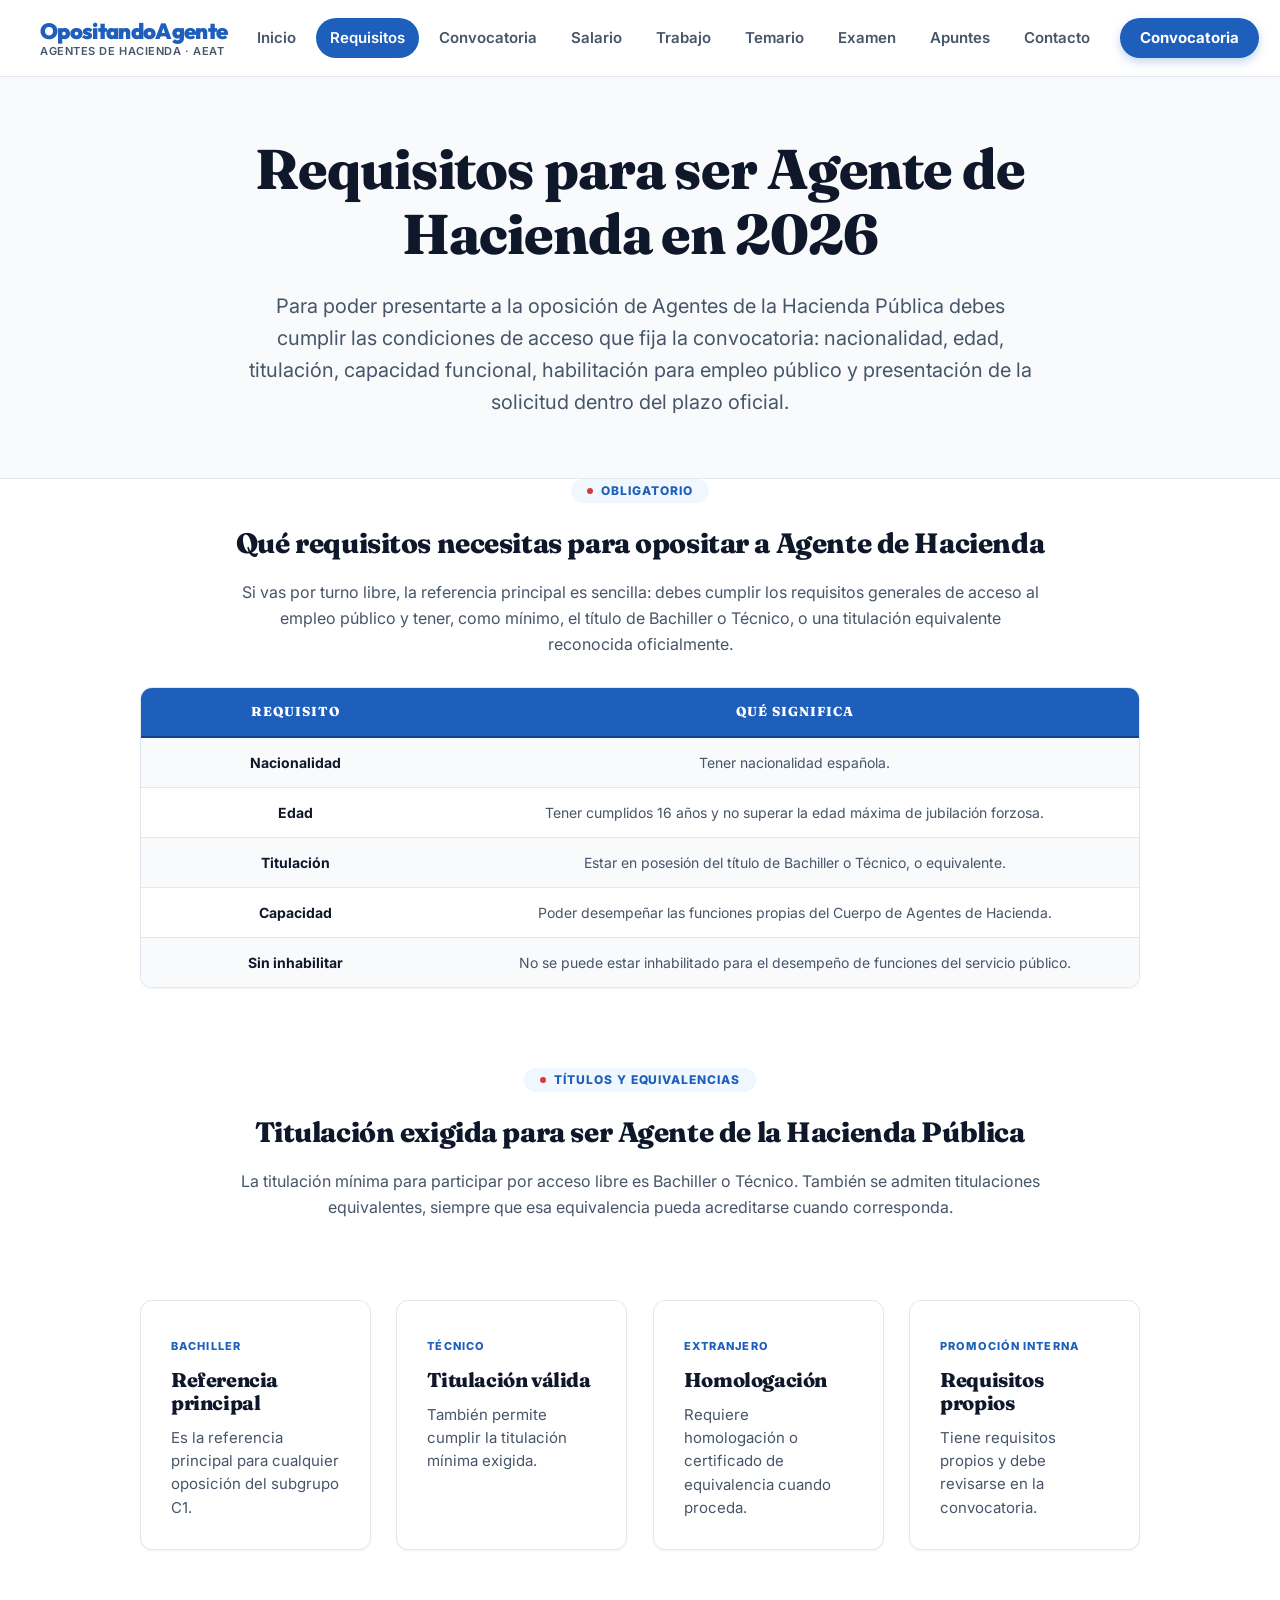
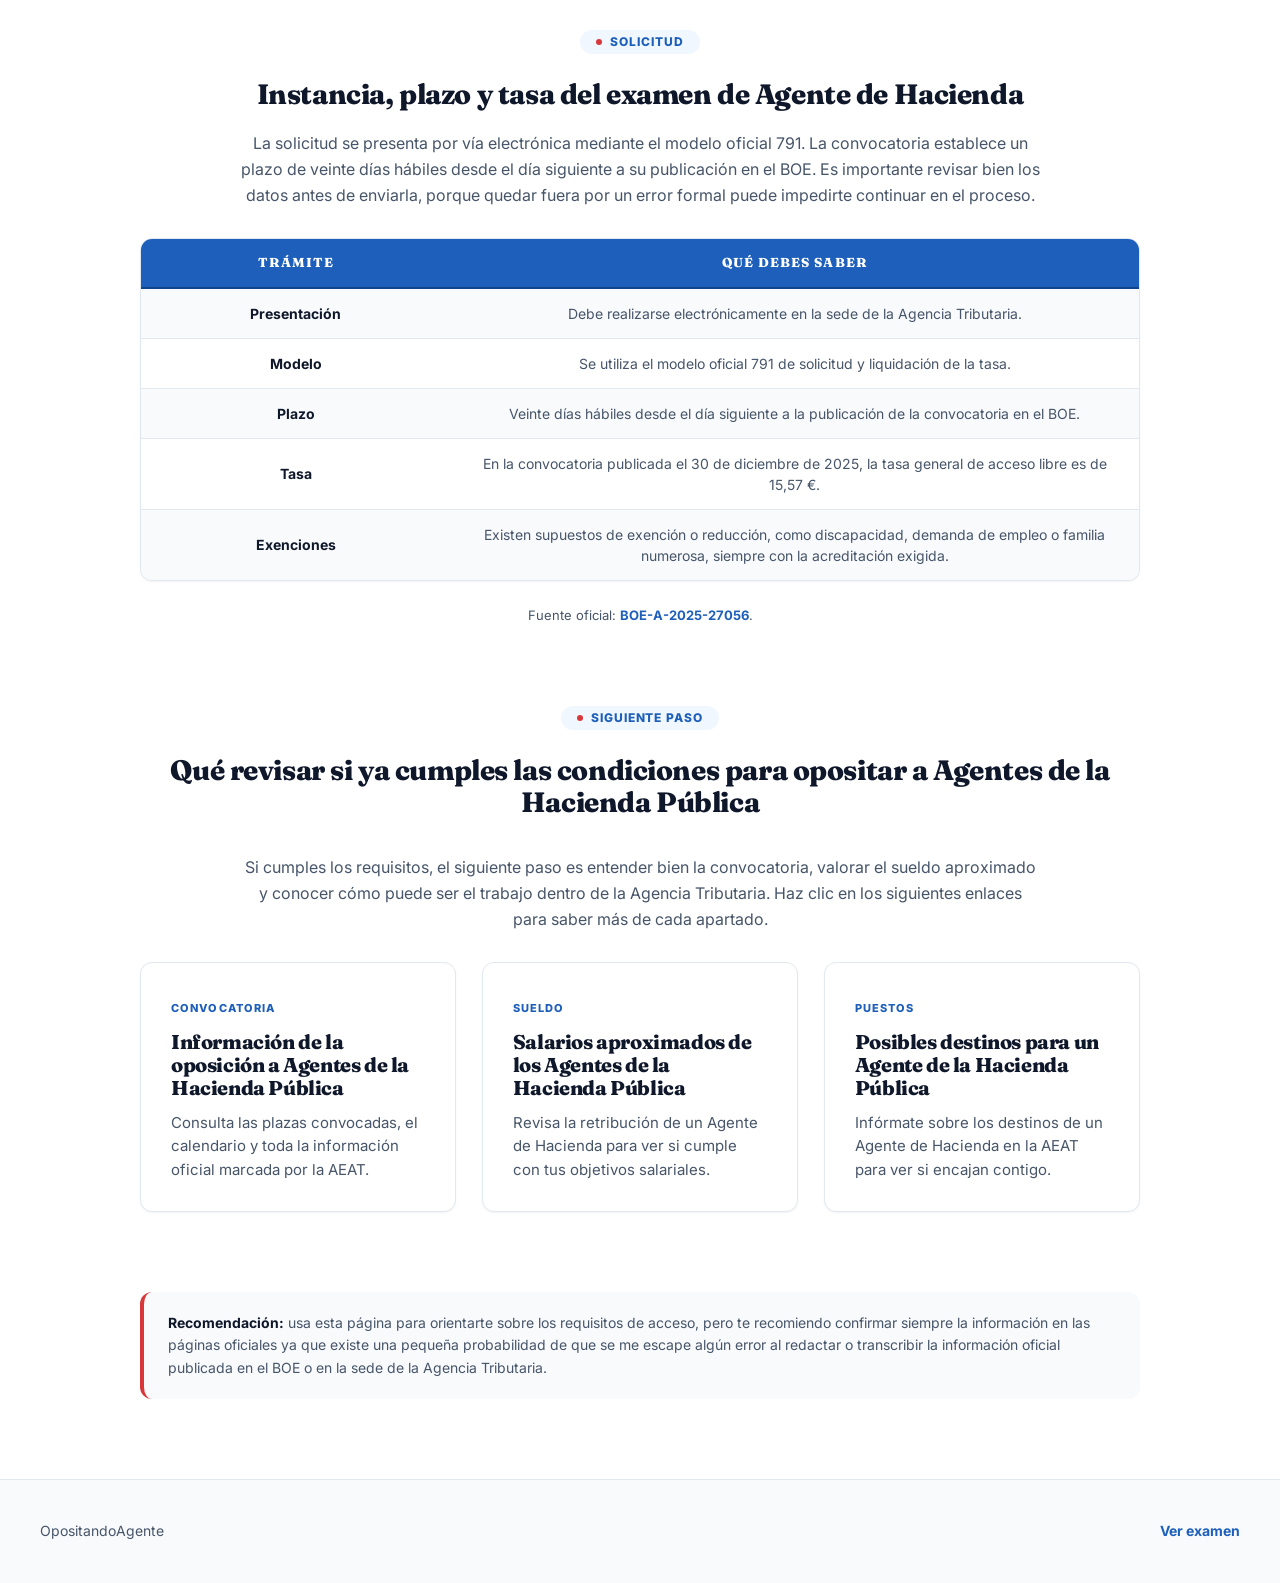
<file: requisitos.html>
<!doctype html>
<html lang="es">

<head>
  <meta charset="utf-8">
  <meta name="viewport" content="width=device-width, initial-scale=1">
  <title>Requisitos Agente de Hacienda 2026 | Titulación, edad e instancia</title>
  <meta name="description"
    content="Consulta los requisitos para ser Agente de Hacienda en 2026: nacionalidad, edad, titulación mínima, capacidad funcional, instancia, tasas y plazo de solicitud.">
  <link rel="stylesheet" href="styles.css">
</head>

<body>
  <header class="site-header">
    <nav class="nav" aria-label="Navegación principal">
      <a class="brand" href="index.html">OpositandoAgente <span>Agentes de Hacienda · AEAT</span></a>
      <div class="nav-links">
        <a href="index.html">Inicio</a>
        <a href="requisitos.html" aria-current="page">Requisitos</a>
        <a href="convocatoria.html">Convocatoria</a>
        <a href="salario.html">Salario</a>
        <a href="trabajo.html">Trabajo</a>
        <a href="temario.html">Temario</a>
        <a href="examen.html">Examen</a>
        <a href="apuntes.html">Apuntes</a>
        <a href="contacto.html">Contacto</a>
      </div>
      <a class="nav-cta" href="convocatoria.html">Convocatoria</a>
    </nav>
  </header>

  <main>
    <section class="hero-two">
      <div class="container">
        <h1>Requisitos para ser Agente de Hacienda en 2026</h1>
        <p class="lead">Para poder presentarte a la oposición de Agentes de la Hacienda Pública debes cumplir las
          condiciones de acceso que fija la convocatoria: nacionalidad, edad, titulación, capacidad funcional,
          habilitación para empleo público y presentación de la solicitud dentro del plazo oficial.</p>
      </div>
    </section>

    <section class="section-two content-page">
      <div class="container">
        <span class="eyebrow">Obligatorio</span>
        <h2>Qué requisitos necesitas para opositar a Agente de Hacienda</h2>
        <p class="section-copy">Si vas por turno libre, la referencia principal es sencilla: debes cumplir los
          requisitos generales de acceso al empleo público y tener, como mínimo, el título de Bachiller o Técnico, o una
          titulación equivalente reconocida oficialmente.</p>
        
        <div class="table-wrap table-wrap-requisitos">
          <div class="table-row table-head">
            <span>Requisito</span>
            <span>Qué significa</span>
          </div>
          <div class="table-row">
            <span><strong>Nacionalidad</strong></span>
            <span>Tener nacionalidad española.</span>
          </div>
          <div class="table-row">
            <span><strong>Edad</strong></span>
            <span>Tener cumplidos 16 años y no superar la edad máxima de jubilación forzosa.</span>
          </div>
          <div class="table-row">
            <span><strong>Titulación</strong></span>
            <span>Estar en posesión del título de Bachiller o Técnico, o equivalente.</span>
          </div>
          <div class="table-row">
            <span><strong>Capacidad</strong></span>
            <span>Poder desempeñar las funciones propias del Cuerpo de Agentes de Hacienda.</span>
          </div>
          <div class="table-row">
            <span><strong>Sin inhabilitar</strong></span>
            <span>No se puede estar inhabilitado para el desempeño de funciones del servicio público.</span>
          </div>
        </div>
      </div>

      <div class="container">
        <span class="eyebrow">Títulos y equivalencias</span>
        <h2>Titulación exigida para ser Agente de la Hacienda Pública</h2>
        <p class="section-copy">La titulación mínima para participar por acceso libre es Bachiller o Técnico. También se
          admiten titulaciones equivalentes, siempre que esa equivalencia pueda acreditarse cuando corresponda.</p>
      </div>
      <div class="container grid four">
        <article class="card">
          <span class="kicker">Bachiller</span>
          <h3>Referencia principal</h3>
          <p>Es la referencia principal para cualquier oposición del subgrupo C1.</p>
        </article>
        <article class="card">
          <span class="kicker">Técnico</span>
          <h3>Titulación válida</h3>
          <p>También permite cumplir la titulación mínima exigida.</p>
        </article>
        <article class="card">
          <span class="kicker">Extranjero</span>
          <h3>Homologación</h3>
          <p>Requiere homologación o certificado de equivalencia cuando proceda.</p>
        </article>
        <article class="card">
          <span class="kicker">Promoción interna</span>
          <h3>Requisitos propios</h3>
          <p>Tiene requisitos propios y debe revisarse en la convocatoria.</p>
        </article>
      </div>

      <div class="container">
        <span class="eyebrow">Solicitud</span>
        <h2>Instancia, plazo y tasa del examen de Agente de Hacienda</h2>
        <p class="section-copy">La solicitud se presenta por vía electrónica mediante el modelo oficial 791. La
          convocatoria establece un plazo de veinte días hábiles desde el día siguiente a su publicación en el BOE. Es
          importante revisar bien los datos antes de enviarla, porque quedar fuera por un error formal puede impedirte
          continuar en el proceso.</p>
        
        <div class="table-wrap table-wrap-requisitos">
          <div class="table-row table-head">
            <span>Trámite</span>
            <span>Qué debes saber</span>
          </div>
          <div class="table-row">
            <span><strong>Presentación</strong></span>
            <span>Debe realizarse electrónicamente en la sede de la Agencia Tributaria.</span>
          </div>
          <div class="table-row">
            <span><strong>Modelo</strong></span>
            <span>Se utiliza el modelo oficial 791 de solicitud y liquidación de la tasa.</span>
          </div>
          <div class="table-row">
            <span><strong>Plazo</strong></span>
            <span>Veinte días hábiles desde el día siguiente a la publicación de la convocatoria en el BOE.</span>
          </div>
          <div class="table-row">
            <span><strong>Tasa</strong></span>
            <span>En la convocatoria publicada el 30 de diciembre de 2025, la tasa general de acceso libre es de 15,57 €.</span>
          </div>
          <div class="table-row">
            <span><strong>Exenciones</strong></span>
            <span>Existen supuestos de exención o reducción, como discapacidad, demanda de empleo o familia numerosa, siempre con la acreditación exigida.</span>
          </div>
        </div>
        <p class="source-note">Fuente oficial: <a href="https://www.boe.es/diario_boe/txt.php?id=BOE-A-2025-27056"
            target="_blank" rel="noopener">BOE-A-2025-27056</a>.</p>
      </div>

      <div class="container">
        <span class="eyebrow">Siguiente paso</span>
        <h2>Qué revisar si ya cumples las condiciones para opositar a Agentes de la Hacienda Pública</h2>
        <p class="section-copy-three">Si cumples los requisitos, el siguiente paso es entender bien la convocatoria, valorar
          el sueldo aproximado y conocer cómo puede ser el trabajo dentro de la Agencia Tributaria. Haz clic en los
          siguientes enlaces para saber más de cada apartado.</p>
        <div class="grid three">
          <a class="card" href="convocatoria.html">
            <span class="kicker">Convocatoria</span>
            <h3>Información de la oposición a Agentes de la Hacienda Pública</h3>
            <p>Consulta las plazas convocadas, el calendario y toda la información oficial marcada por la AEAT.</p>
          </a>
          <a class="card" href="salario.html">
            <span class="kicker">Sueldo</span>
            <h3>Salarios aproximados de los Agentes de la Hacienda Pública</h3>
            <p>Revisa la retribución de un Agente de Hacienda para ver si cumple con tus objetivos salariales.</p>
          </a>
          <a class="card" href="trabajo.html">
            <span class="kicker">Puestos</span>
            <h3>Posibles destinos para un Agente de la Hacienda Pública</h3>
            <p>Infórmate sobre los destinos de un Agente de Hacienda en la AEAT para ver si encajan contigo.</p>
          </a>
        </div>
      </div>

      <div class="container">
        <div class="note">
          <p><strong>Recomendación:</strong> usa esta página para orientarte sobre los requisitos de acceso, pero te recomiendo confirmar siempre la información en las páginas oficiales ya que existe una pequeña probabilidad de que se me escape algún error al redactar o transcribir la información oficial publicada en el BOE o en la sede de la Agencia Tributaria.</p>
        </div>
      </div>
    </section>
  </main>

  <footer class="site-footer">
    <div class="footer-inner">
      <span>OpositandoAgente</span>
      <span><a href="examen.html">Ver examen</a></span>
    </div>
  </footer>
</body>

</html>
</file>
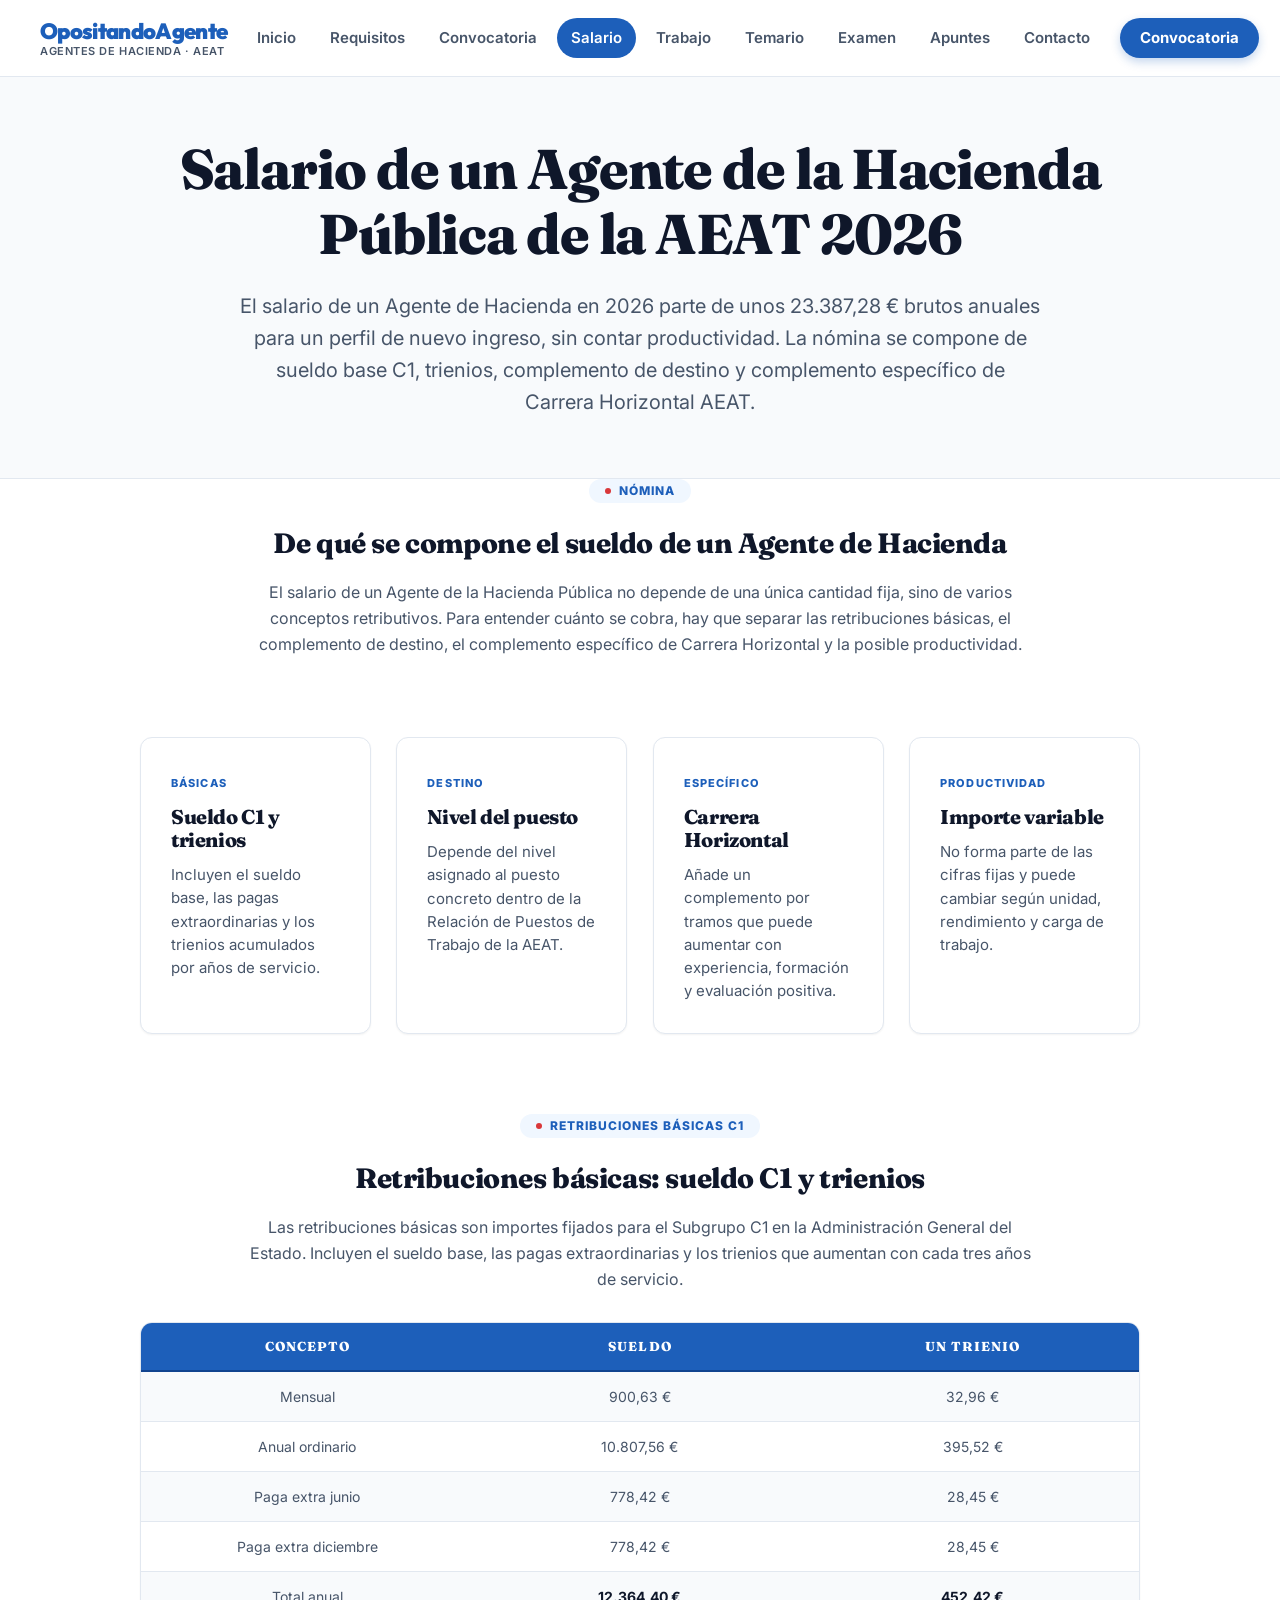
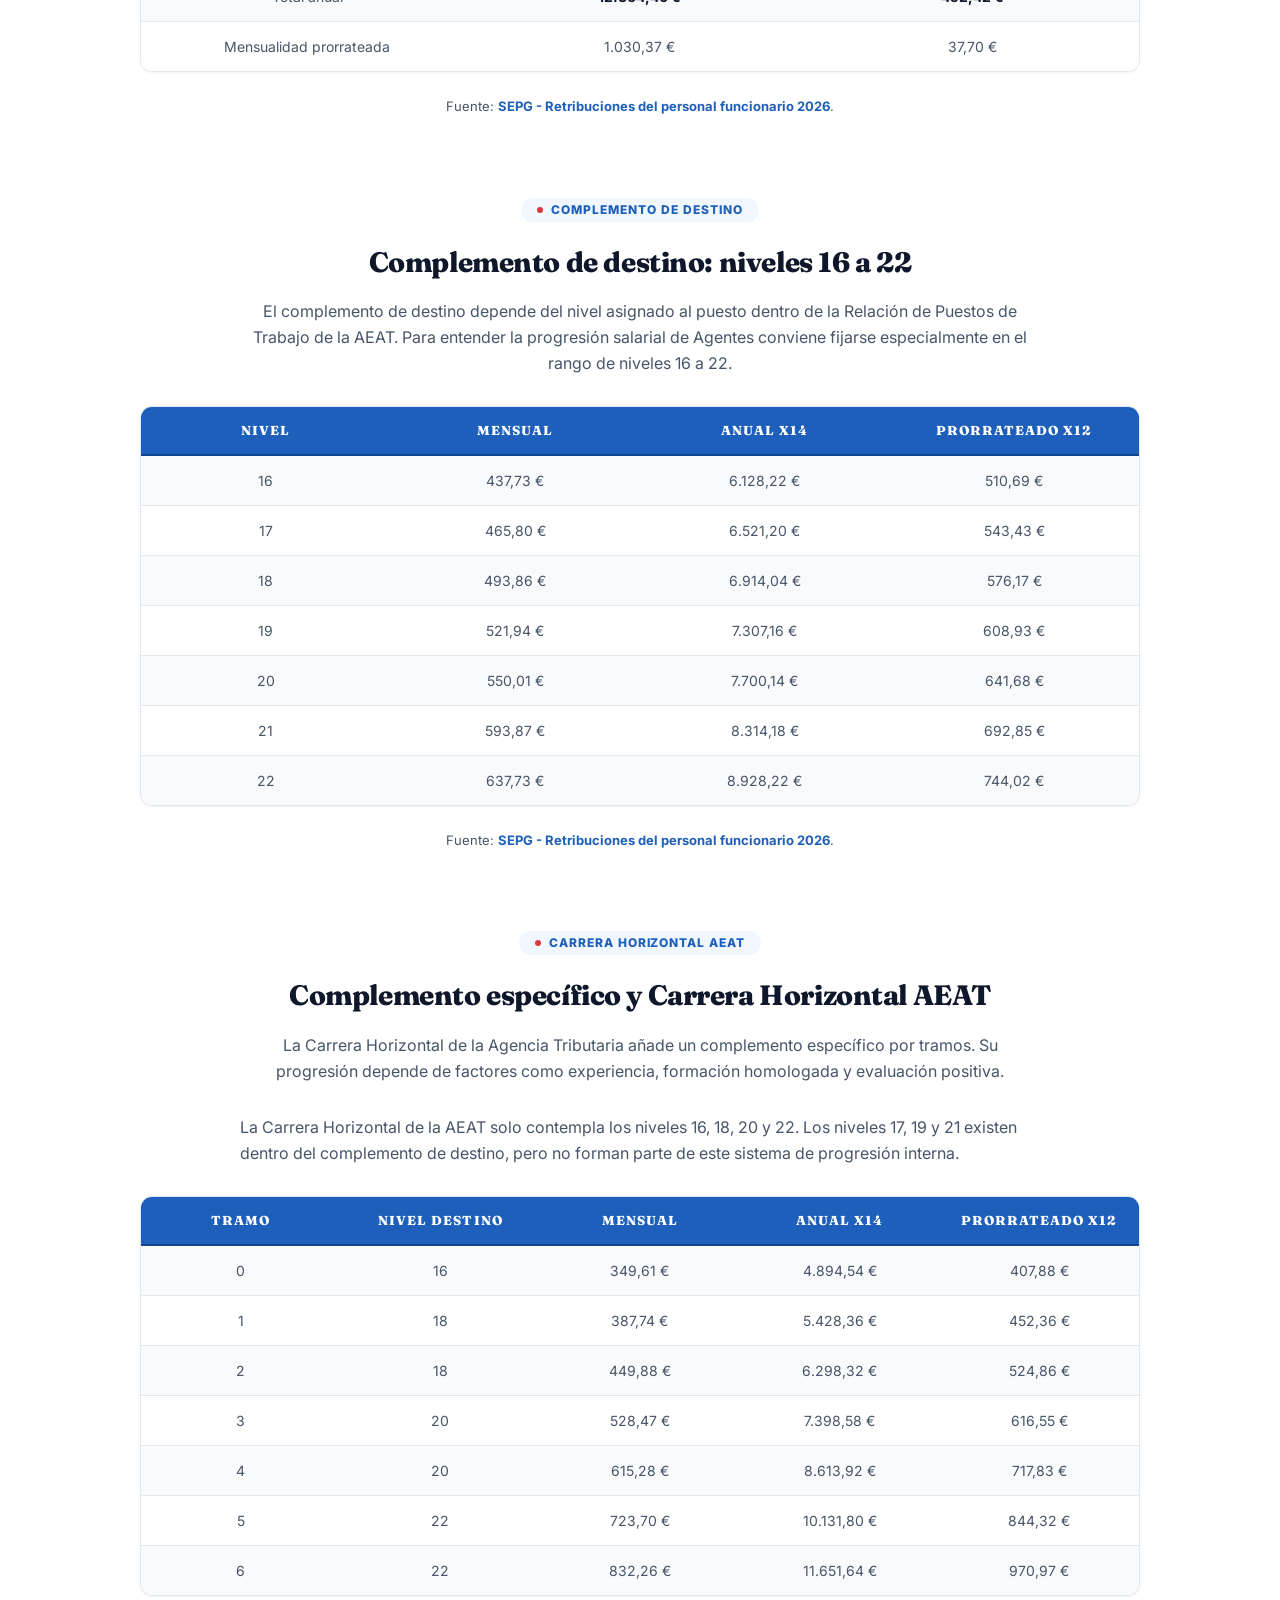
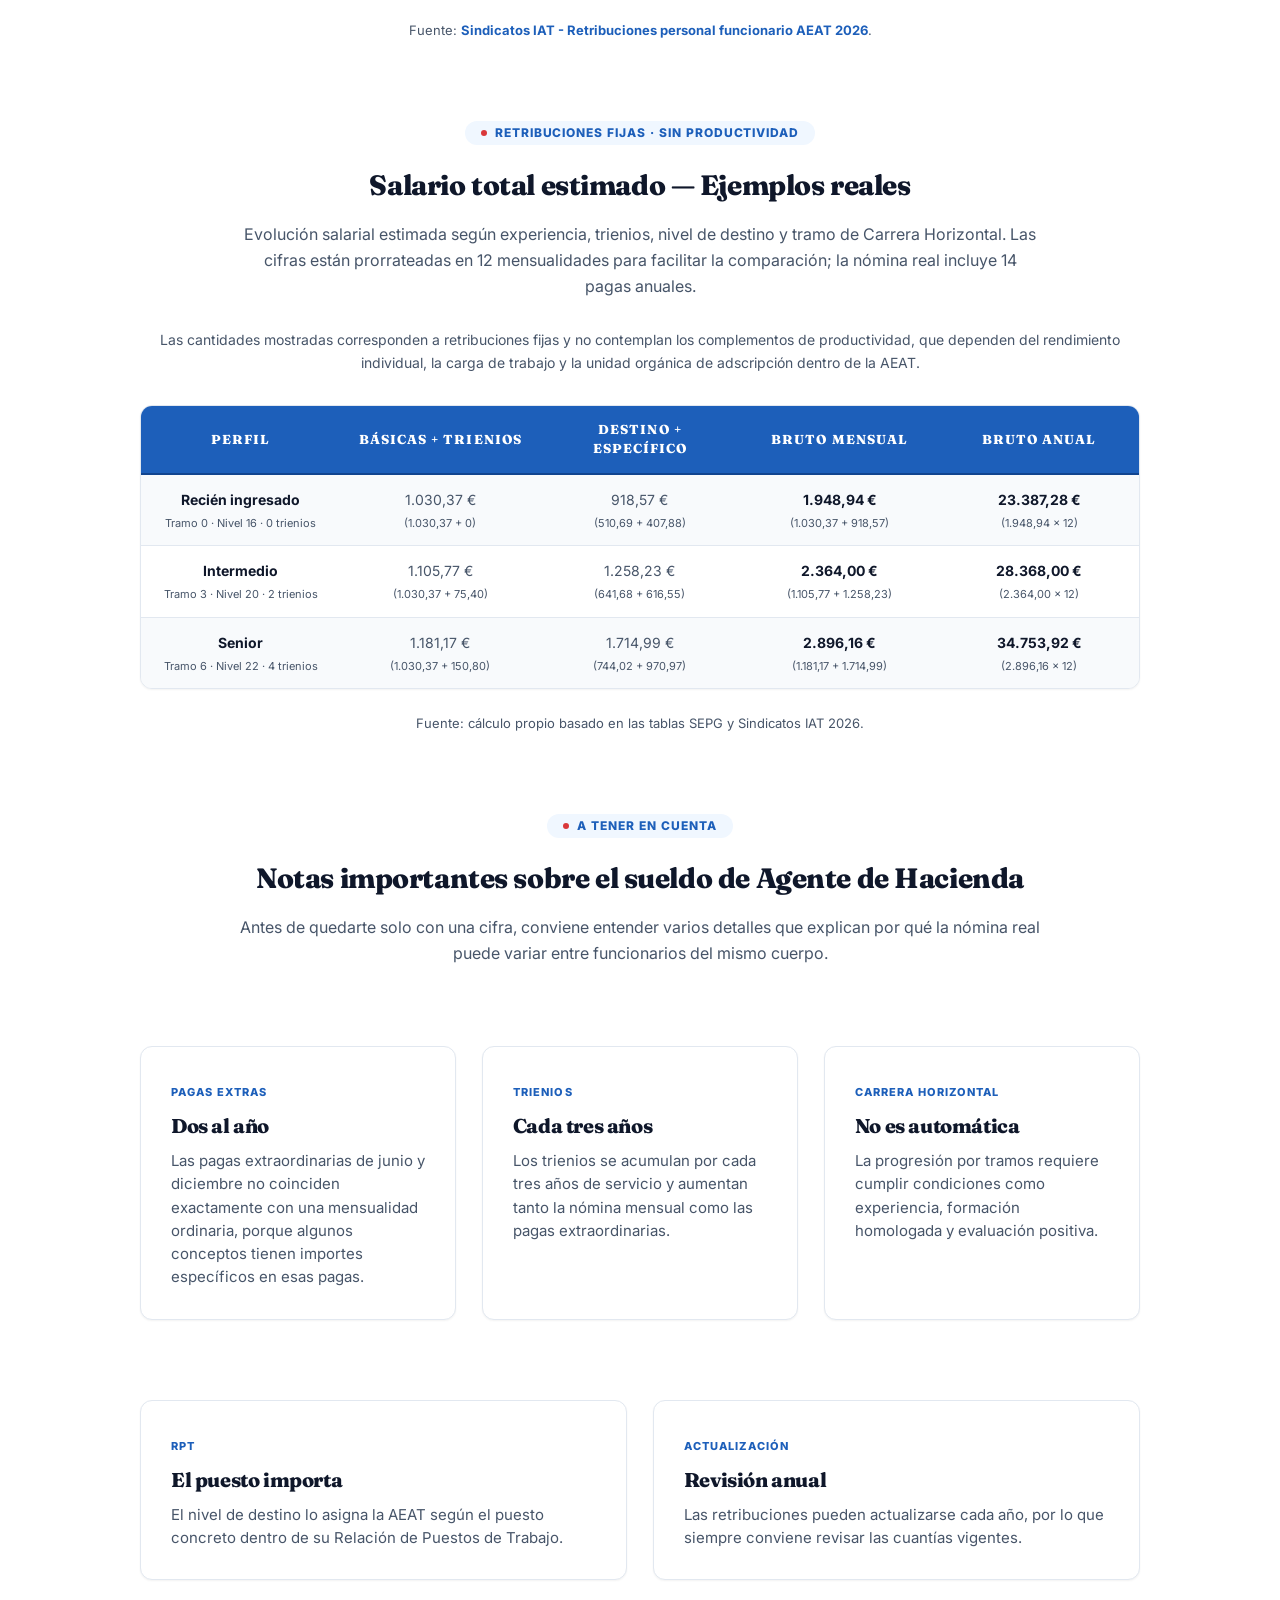
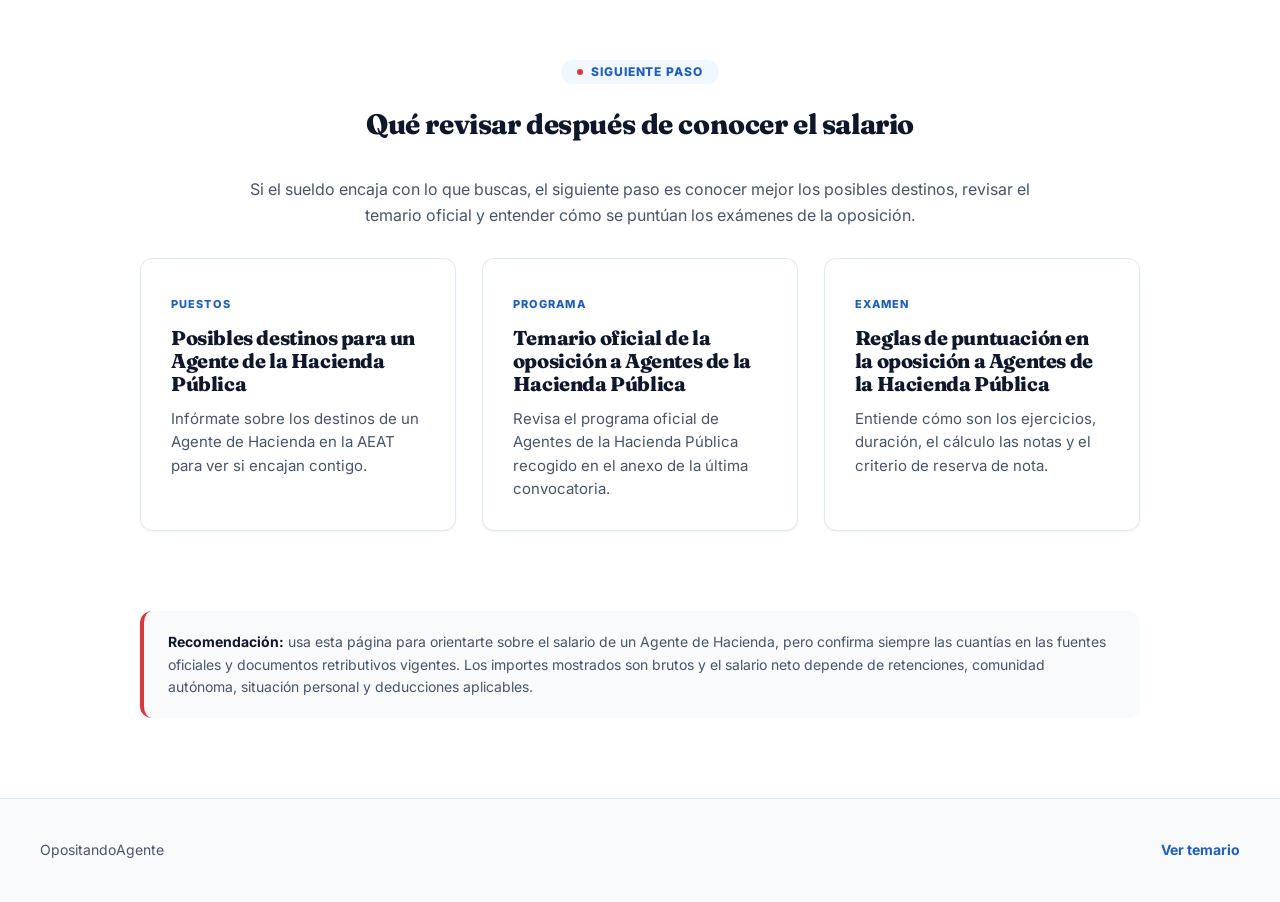
<file: salario.html>
<!doctype html>
<html lang="es">

<head>
  <meta charset="utf-8">
  <meta name="viewport" content="width=device-width, initial-scale=1">
  <title>Salario Agente de Hacienda 2026: sueldo bruto, trienios y complementos</title>
  <meta name="description"
    content="Consulta cuánto cobra un Agente de Hacienda en 2026: sueldo bruto anual estimado de 23.387,28 €, retribuciones básicas, trienios, complemento de destino y Carrera Horizontal AEAT.">
  <link rel="stylesheet" href="styles.css">
</head>

<body>
  <header class="site-header">
    <nav class="nav" aria-label="Navegación principal">
      <a class="brand" href="index.html">OpositandoAgente <span>Agentes de Hacienda · AEAT</span></a>
      <div class="nav-links">
        <a href="index.html">Inicio</a>
        <a href="requisitos.html">Requisitos</a>
        <a href="convocatoria.html">Convocatoria</a>
        <a href="salario.html" aria-current="page">Salario</a>
        <a href="trabajo.html">Trabajo</a>
        <a href="temario.html">Temario</a>
        <a href="examen.html">Examen</a>
        <a href="apuntes.html">Apuntes</a>
        <a href="contacto.html">Contacto</a>
      </div>
      <a class="nav-cta" href="convocatoria.html">Convocatoria</a>
    </nav>
  </header>

  <main>
    <section class="hero-two">
      <div class="container">
        <h1>Salario de un Agente de la Hacienda Pública de la AEAT 2026</h1>
        <p class="lead">El salario de un Agente de Hacienda en 2026 parte de unos 23.387,28 € brutos anuales para un
          perfil de nuevo ingreso, sin contar productividad. La nómina se compone de sueldo base C1, trienios,
          complemento de destino y complemento específico de Carrera Horizontal AEAT.</p>
      </div>
    </section>

    <section class="section-two content-page">
      <div class="container">
        <span class="eyebrow">Nómina</span>
        <h2>De qué se compone el sueldo de un Agente de Hacienda</h2>
        <p class="section-copy">El salario de un Agente de la Hacienda Pública no depende de una única cantidad fija,
          sino de varios conceptos retributivos. Para entender cuánto se cobra, hay que separar las retribuciones
          básicas, el complemento de destino, el complemento específico de Carrera Horizontal y la posible
          productividad.</p>
      </div>
      <div class="container grid four">
        <article class="card">
          <span class="kicker">Básicas</span>
          <h3>Sueldo C1 y trienios</h3>
          <p>Incluyen el sueldo base, las pagas extraordinarias y los trienios acumulados por años de servicio.</p>
        </article>
        <article class="card">
          <span class="kicker">Destino</span>
          <h3>Nivel del puesto</h3>
          <p>Depende del nivel asignado al puesto concreto dentro de la Relación de Puestos de Trabajo de la AEAT.</p>
        </article>
        <article class="card">
          <span class="kicker">Específico</span>
          <h3>Carrera Horizontal</h3>
          <p>Añade un complemento por tramos que puede aumentar con experiencia, formación y evaluación positiva.</p>
        </article>
        <article class="card">
          <span class="kicker">Productividad</span>
          <h3>Importe variable</h3>
          <p>No forma parte de las cifras fijas y puede cambiar según unidad, rendimiento y carga de trabajo.</p>
        </article>
      </div>

      <div class="container">
        <span class="eyebrow">Retribuciones básicas C1</span>
        <h2>Retribuciones básicas: sueldo C1 y trienios</h2>
        <p class="section-copy">Las retribuciones básicas son importes fijados para el Subgrupo C1 en la Administración
          General del Estado. Incluyen el sueldo base, las pagas extraordinarias y los trienios que aumentan con cada
          tres años de servicio.</p>
        
        <div class="table-wrap table-wrap-salario-basico">
          <div class="table-row table-head">
            <span>Concepto</span>
            <span>Sueldo</span>
            <span>Un trienio</span>
          </div>
          <div class="table-row">
            <span>Mensual</span>
            <span>900,63 €</span>
            <span>32,96 €</span>
          </div>
          <div class="table-row">
            <span>Anual ordinario</span>
            <span>10.807,56 €</span>
            <span>395,52 €</span>
          </div>
          <div class="table-row">
            <span>Paga extra junio</span>
            <span>778,42 €</span>
            <span>28,45 €</span>
          </div>
          <div class="table-row">
            <span>Paga extra diciembre</span>
            <span>778,42 €</span>
            <span>28,45 €</span>
          </div>
          <div class="table-row">
            <span>Total anual</span>
            <span><strong>12.364,40 €</strong></span>
            <span><strong>452,42 €</strong></span>
          </div>
          <div class="table-row">
            <span>Mensualidad prorrateada</span>
            <span>1.030,37 €</span>
            <span>37,70 €</span>
          </div>
        </div>
        <p class="source-note">Fuente: <a
            href="https://www.sepg.pap.hacienda.gob.es/sitios/sepg/es-ES/CostesPersonal/EstadisticasInformes/paginas/retribucionespersonalfuncionario.aspx"
            target="_blank" rel="noopener">SEPG - Retribuciones del personal funcionario 2026</a>.</p>
      </div>

      <div class="container">
        <span class="eyebrow">Complemento de destino</span>
        <h2>Complemento de destino: niveles 16 a 22</h2>
        <p class="section-copy">El complemento de destino depende del nivel asignado al puesto dentro de la Relación de
          Puestos de Trabajo de la AEAT. Para entender la progresión salarial de Agentes conviene fijarse especialmente
          en el rango de niveles 16 a 22.</p>
        
        <div class="table-wrap table-wrap-salario-destino">
          <div class="table-row table-head">
            <span>Nivel</span>
            <span>Mensual</span>
            <span>Anual x14</span>
            <span>Prorrateado x12</span>
          </div>
          <div class="table-row">
            <span>16</span>
            <span>437,73 €</span>
            <span>6.128,22 €</span>
            <span>510,69 €</span>
          </div>
          <div class="table-row">
            <span>17</span>
            <span>465,80 €</span>
            <span>6.521,20 €</span>
            <span>543,43 €</span>
          </div>
          <div class="table-row">
            <span>18</span>
            <span>493,86 €</span>
            <span>6.914,04 €</span>
            <span>576,17 €</span>
          </div>
          <div class="table-row">
            <span>19</span>
            <span>521,94 €</span>
            <span>7.307,16 €</span>
            <span>608,93 €</span>
          </div>
          <div class="table-row">
            <span>20</span>
            <span>550,01 €</span>
            <span>7.700,14 €</span>
            <span>641,68 €</span>
          </div>
          <div class="table-row">
            <span>21</span>
            <span>593,87 €</span>
            <span>8.314,18 €</span>
            <span>692,85 €</span>
          </div>
          <div class="table-row">
            <span>22</span>
            <span>637,73 €</span>
            <span>8.928,22 €</span>
            <span>744,02 €</span>
          </div>
        </div>
        <p class="source-note">Fuente: <a
            href="https://www.sepg.pap.hacienda.gob.es/sitios/sepg/es-ES/CostesPersonal/EstadisticasInformes/paginas/retribucionespersonalfuncionario.aspx"
            target="_blank" rel="noopener">SEPG - Retribuciones del personal funcionario 2026</a>.</p>
      </div>

      <div class="container">
        <span class="eyebrow">Carrera Horizontal AEAT</span>
        <h2>Complemento específico y Carrera Horizontal AEAT</h2>
        <p class="section-copy">La Carrera Horizontal de la Agencia Tributaria añade un complemento específico por
          tramos. Su progresión depende de factores como experiencia, formación homologada y evaluación positiva.</p>
        <p class="section-copy-two prose-block-20">La Carrera Horizontal de la AEAT solo contempla los niveles 16, 18, 20 y 22. Los
          niveles 17, 19 y 21 existen dentro del complemento de destino, pero no forman parte de este sistema de
          progresión interna.</p>
        
        <div class="table-wrap table-wrap-salario-carrera">
          <div class="table-row table-head">
            <span>Tramo</span>
            <span>Nivel destino</span>
            <span>Mensual</span>
            <span>Anual x14</span>
            <span>Prorrateado x12</span>
          </div>
          <div class="table-row">
            <span>0</span>
            <span>16</span>
            <span>349,61 €</span>
            <span>4.894,54 €</span>
            <span>407,88 €</span>
          </div>
          <div class="table-row">
            <span>1</span>
            <span>18</span>
            <span>387,74 €</span>
            <span>5.428,36 €</span>
            <span>452,36 €</span>
          </div>
          <div class="table-row">
            <span>2</span>
            <span>18</span>
            <span>449,88 €</span>
            <span>6.298,32 €</span>
            <span>524,86 €</span>
          </div>
          <div class="table-row">
            <span>3</span>
            <span>20</span>
            <span>528,47 €</span>
            <span>7.398,58 €</span>
            <span>616,55 €</span>
          </div>
          <div class="table-row">
            <span>4</span>
            <span>20</span>
            <span>615,28 €</span>
            <span>8.613,92 €</span>
            <span>717,83 €</span>
          </div>
          <div class="table-row">
            <span>5</span>
            <span>22</span>
            <span>723,70 €</span>
            <span>10.131,80 €</span>
            <span>844,32 €</span>
          </div>
          <div class="table-row">
            <span>6</span>
            <span>22</span>
            <span>832,26 €</span>
            <span>11.651,64 €</span>
            <span>970,97 €</span>
          </div>
        </div>
        <p class="source-note">Fuente: <a
            href="https://sindicatosiat.com/wp-content/uploads/2026/02/2026-02-05-HI-Retribuciones-personal-funcionario-2026.pdf"
            target="_blank" rel="noopener">Sindicatos IAT - Retribuciones personal funcionario AEAT 2026</a>.</p>
      </div>

      <div class="container">
        <span class="eyebrow">Retribuciones fijas · Sin productividad</span>
        <h2>Salario total estimado — Ejemplos reales</h2>
        <p class="section-copy">Evolución salarial estimada según experiencia, trienios, nivel de destino y tramo de
          Carrera Horizontal. Las cifras están prorrateadas en 12 mensualidades para facilitar la comparación; la nómina
          real incluye 14 pagas anuales.</p>
        <p class="salary-note">Las cantidades mostradas corresponden a retribuciones fijas y no contemplan los
          complementos de productividad, que dependen del rendimiento individual, la carga de trabajo y la unidad
          orgánica de adscripción dentro de la AEAT.</p>
        
        <div class="table-wrap table-wrap-salario-total">
          <div class="table-row table-head">
            <span>Perfil</span>
            <span>Básicas + Trienios</span>
            <span>Destino + Específico</span>
            <span>Bruto mensual</span>
            <span>Bruto anual</span>
          </div>
          <div class="table-row">
            <span><strong>Recién ingresado</strong><small>Tramo 0 · Nivel 16 · 0 trienios</small></span>
            <span>1.030,37 €<small>(1.030,37 + 0)</small></span>
            <span>918,57 €<small>(510,69 + 407,88)</small></span>
            <span><strong>1.948,94 €</strong><small>(1.030,37 + 918,57)</small></span>
            <span><strong>23.387,28 €</strong><small>(1.948,94 x 12)</small></span>
          </div>
          <div class="table-row">
            <span><strong>Intermedio</strong><small>Tramo 3 · Nivel 20 · 2 trienios</small></span>
            <span>1.105,77 €<small>(1.030,37 + 75,40)</small></span>
            <span>1.258,23 €<small>(641,68 + 616,55)</small></span>
            <span><strong>2.364,00 €</strong><small>(1.105,77 + 1.258,23)</small></span>
            <span><strong>28.368,00 €</strong><small>(2.364,00 x 12)</small></span>
          </div>
          <div class="table-row">
            <span><strong>Senior</strong><small>Tramo 6 · Nivel 22 · 4 trienios</small></span>
            <span>1.181,17 €<small>(1.030,37 + 150,80)</small></span>
            <span>1.714,99 €<small>(744,02 + 970,97)</small></span>
            <span><strong>2.896,16 €</strong><small>(1.181,17 + 1.714,99)</small></span>
            <span><strong>34.753,92 €</strong><small>(2.896,16 x 12)</small></span>
          </div>
        </div>
        <p class="source-note">Fuente: cálculo propio basado en las tablas SEPG y Sindicatos IAT 2026.</p>
      </div>

      <div class="container">
        <span class="eyebrow">A tener en cuenta</span>
        <h2>Notas importantes sobre el sueldo de Agente de Hacienda</h2>
        <p class="section-copy">Antes de quedarte solo con una cifra, conviene entender varios detalles que explican por
          qué la nómina real puede variar entre funcionarios del mismo cuerpo.</p>
      </div>
      <div class="container grid three">
        <article class="card">
          <span class="kicker">Pagas extras</span>
          <h3>Dos al año</h3>
          <p>Las pagas extraordinarias de junio y diciembre no coinciden exactamente con una mensualidad ordinaria,
            porque algunos conceptos tienen importes específicos en esas pagas.</p>
        </article>
        <article class="card">
          <span class="kicker">Trienios</span>
          <h3>Cada tres años</h3>
          <p>Los trienios se acumulan por cada tres años de servicio y aumentan tanto la nómina mensual como las pagas
            extraordinarias.</p>
        </article>
        <article class="card">
          <span class="kicker">Carrera Horizontal</span>
          <h3>No es automática</h3>
          <p>La progresión por tramos requiere cumplir condiciones como experiencia, formación homologada y evaluación
            positiva.</p>
        </article>
      </div>
      <div class="container grid two mt-24">
        <article class="card">
          <span class="kicker">RPT</span>
          <h3>El puesto importa</h3>
          <p>El nivel de destino lo asigna la AEAT según el puesto concreto dentro de su Relación de Puestos de Trabajo.</p>
        </article>
        <article class="card">
          <span class="kicker">Actualización</span>
          <h3>Revisión anual</h3>
          <p>Las retribuciones pueden actualizarse cada año, por lo que siempre conviene revisar las cuantías vigentes.</p>
        </article>
      </div>

      <div class="container">
        <span class="eyebrow">Siguiente paso</span>
        <h2>Qué revisar después de conocer el salario</h2>
        <p class="section-copy-three">Si el sueldo encaja con lo que buscas, el siguiente paso es conocer mejor los posibles
          destinos, revisar el temario oficial y entender cómo se puntúan los exámenes de la oposición.</p>
        <div class="grid three">
          <a class="card" href="trabajo.html">
            <span class="kicker">Puestos</span>
            <h3>Posibles destinos para un Agente de la Hacienda Pública</h3>
            <p>Infórmate sobre los destinos de un Agente de Hacienda en la AEAT para ver si encajan contigo.</p>
          </a>
          <a class="card" href="temario.html">
            <span class="kicker">Programa</span>
            <h3>Temario oficial de la oposición a Agentes de la Hacienda Pública</h3>
            <p>Revisa el programa oficial de Agentes de la Hacienda Pública recogido en el anexo de la última convocatoria.</p>
          </a>
          <a class="card" href="examen.html">
            <span class="kicker">Examen</span>
            <h3>Reglas de puntuación en la oposición a Agentes de la Hacienda Pública</h3>
            <p>Entiende cómo son los ejercicios, duración, el cálculo las notas y el criterio de reserva de nota.</p>
          </a>
        </div>
      </div>
      
      <div class="container">
        <div class="note">
          <p><strong>Recomendación:</strong> usa esta página para orientarte sobre el salario de un Agente de Hacienda,
            pero confirma siempre las cuantías en las fuentes oficiales y documentos retributivos vigentes. Los importes
            mostrados son brutos y el salario neto depende de retenciones, comunidad autónoma, situación personal y
            deducciones aplicables.</p>
        </div>
      </div>
    </section>
  </main>

  <footer class="site-footer">
    <div class="footer-inner">
      <span>OpositandoAgente</span>
      <span><a href="temario.html">Ver temario</a></span>
    </div>
  </footer>
</body>

</html>
</file>
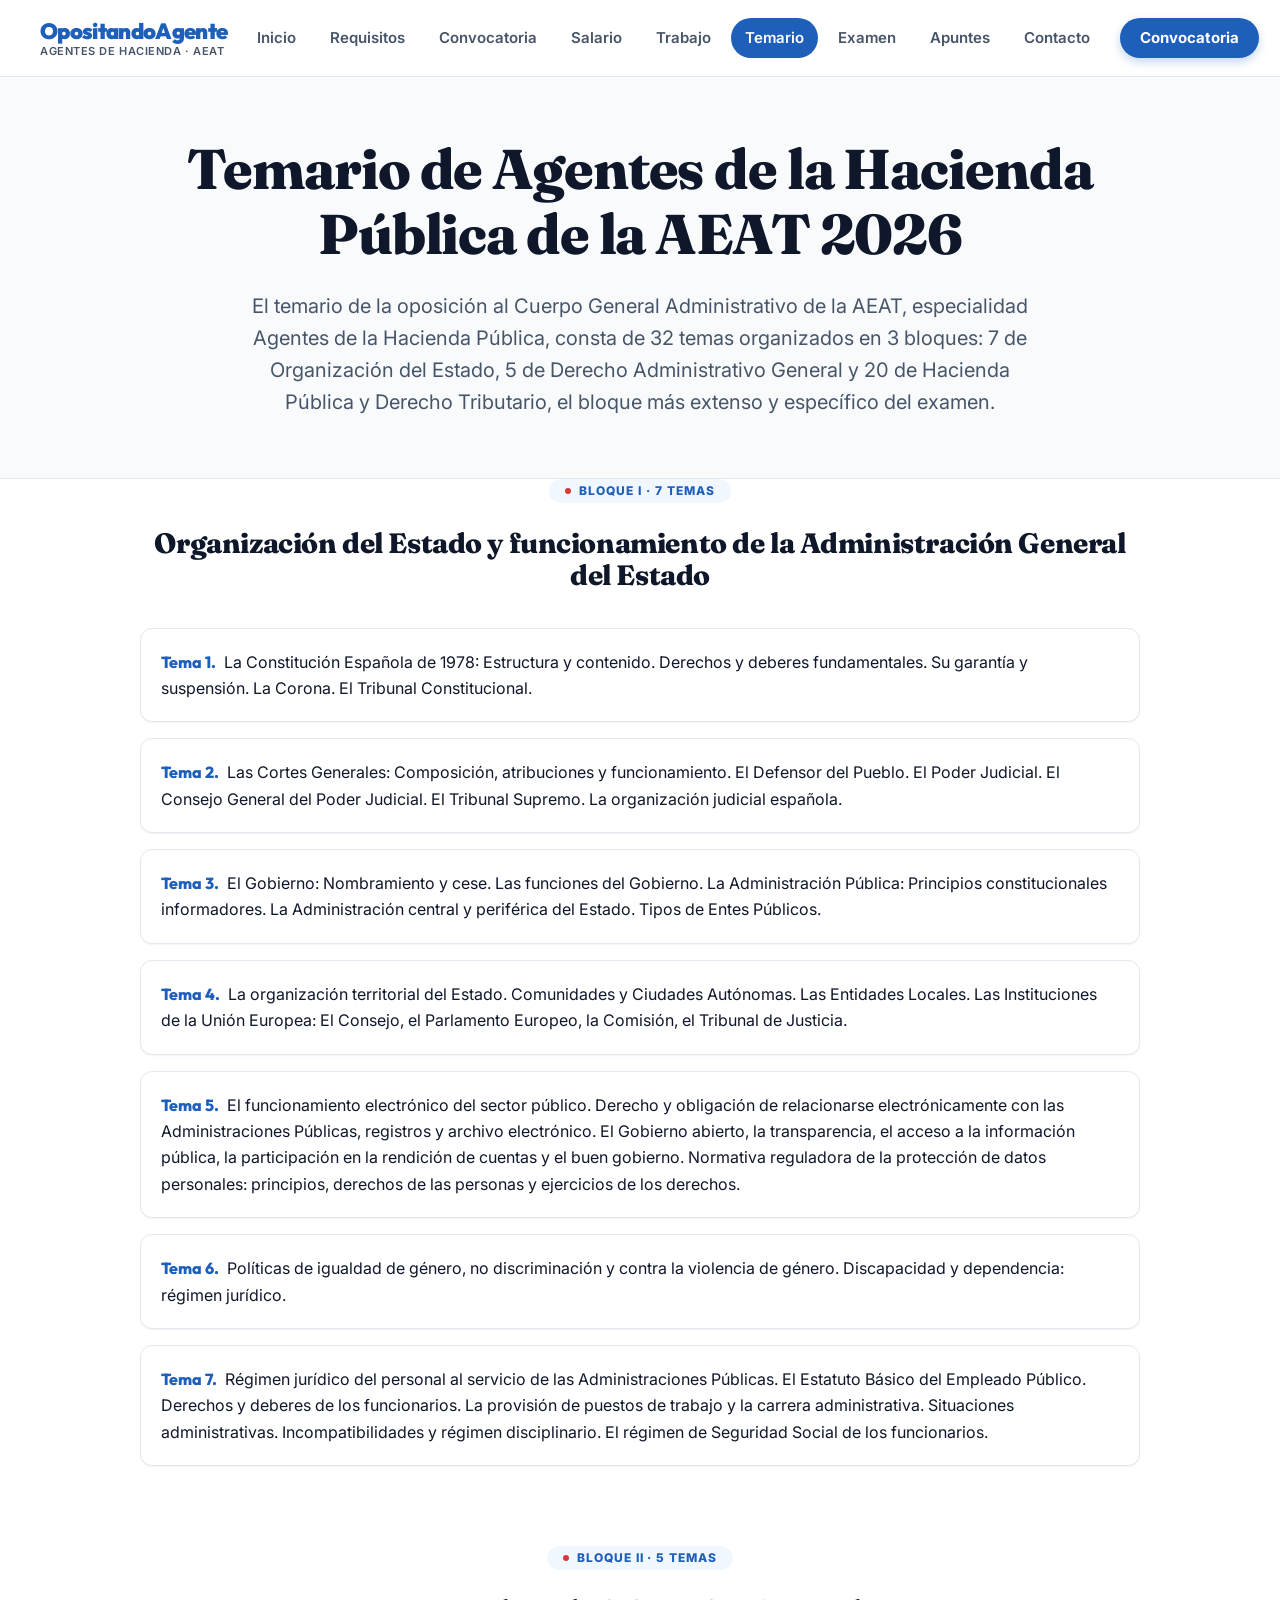
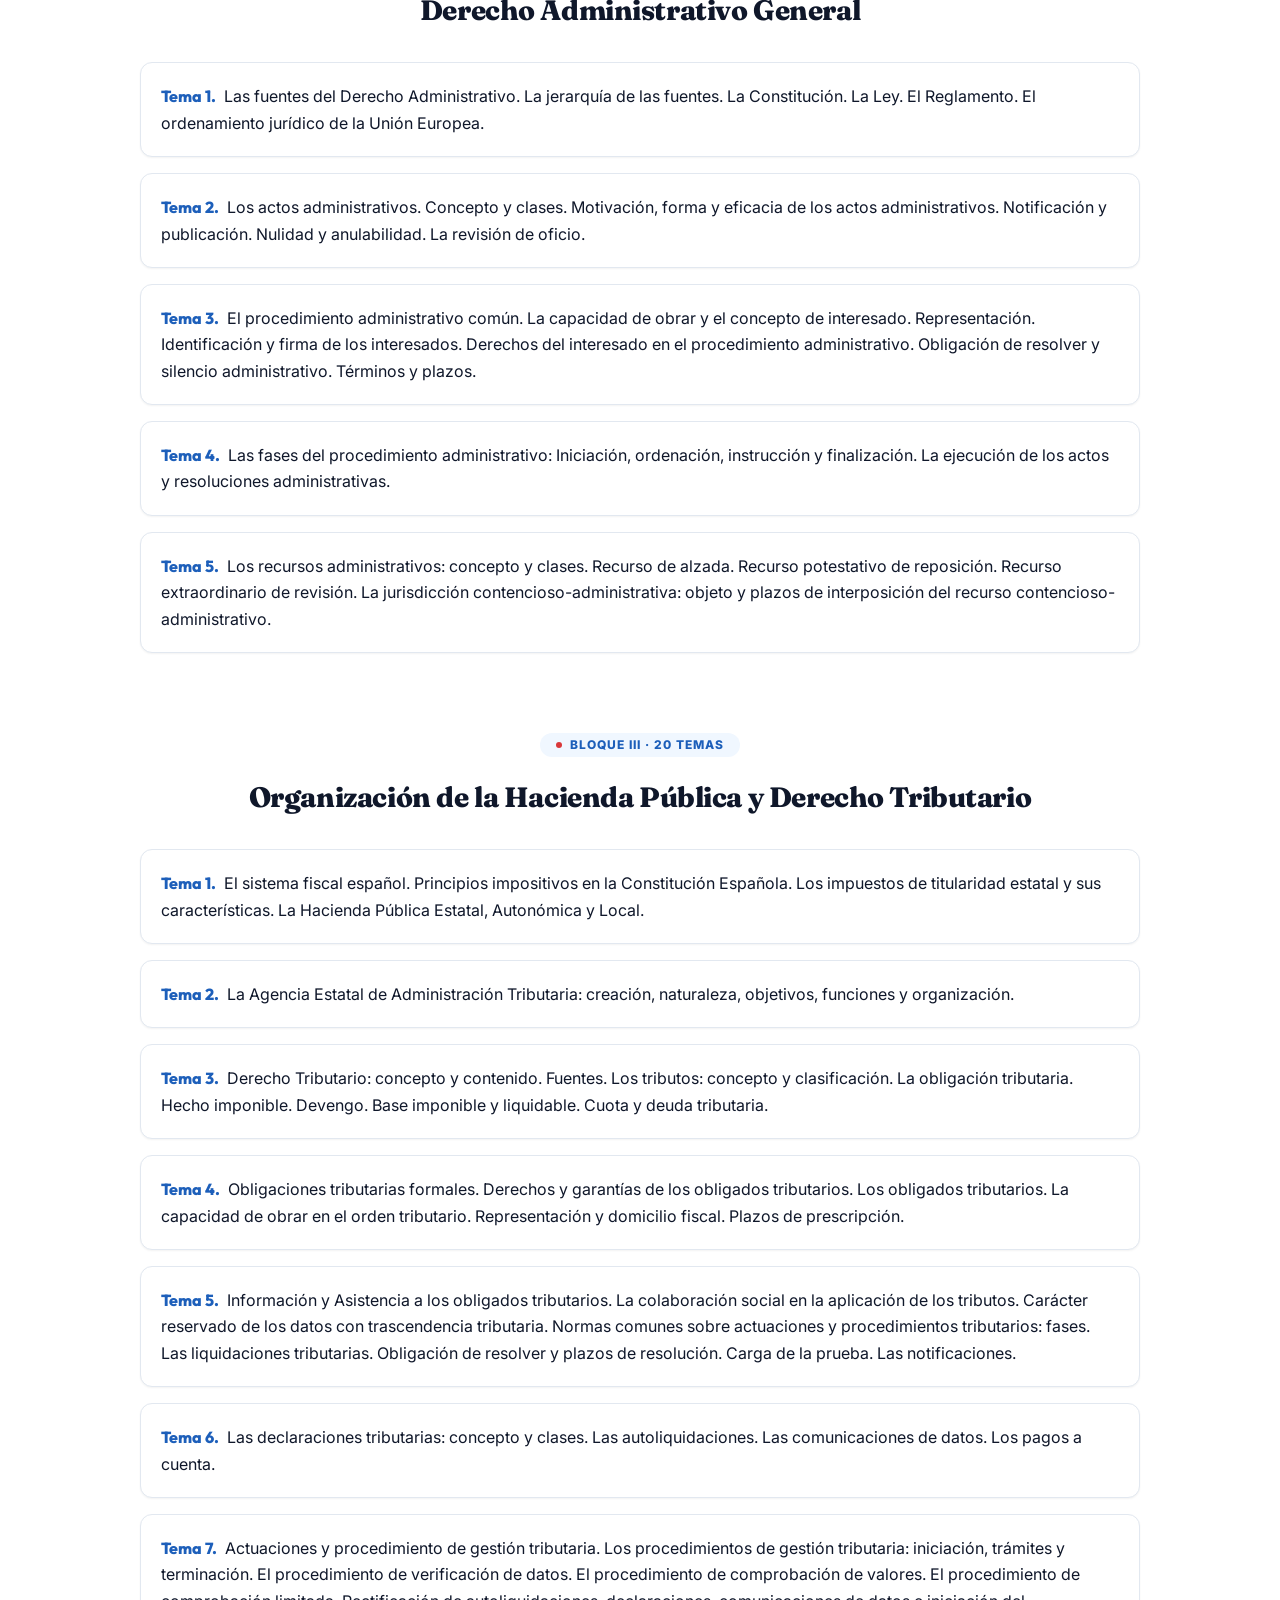
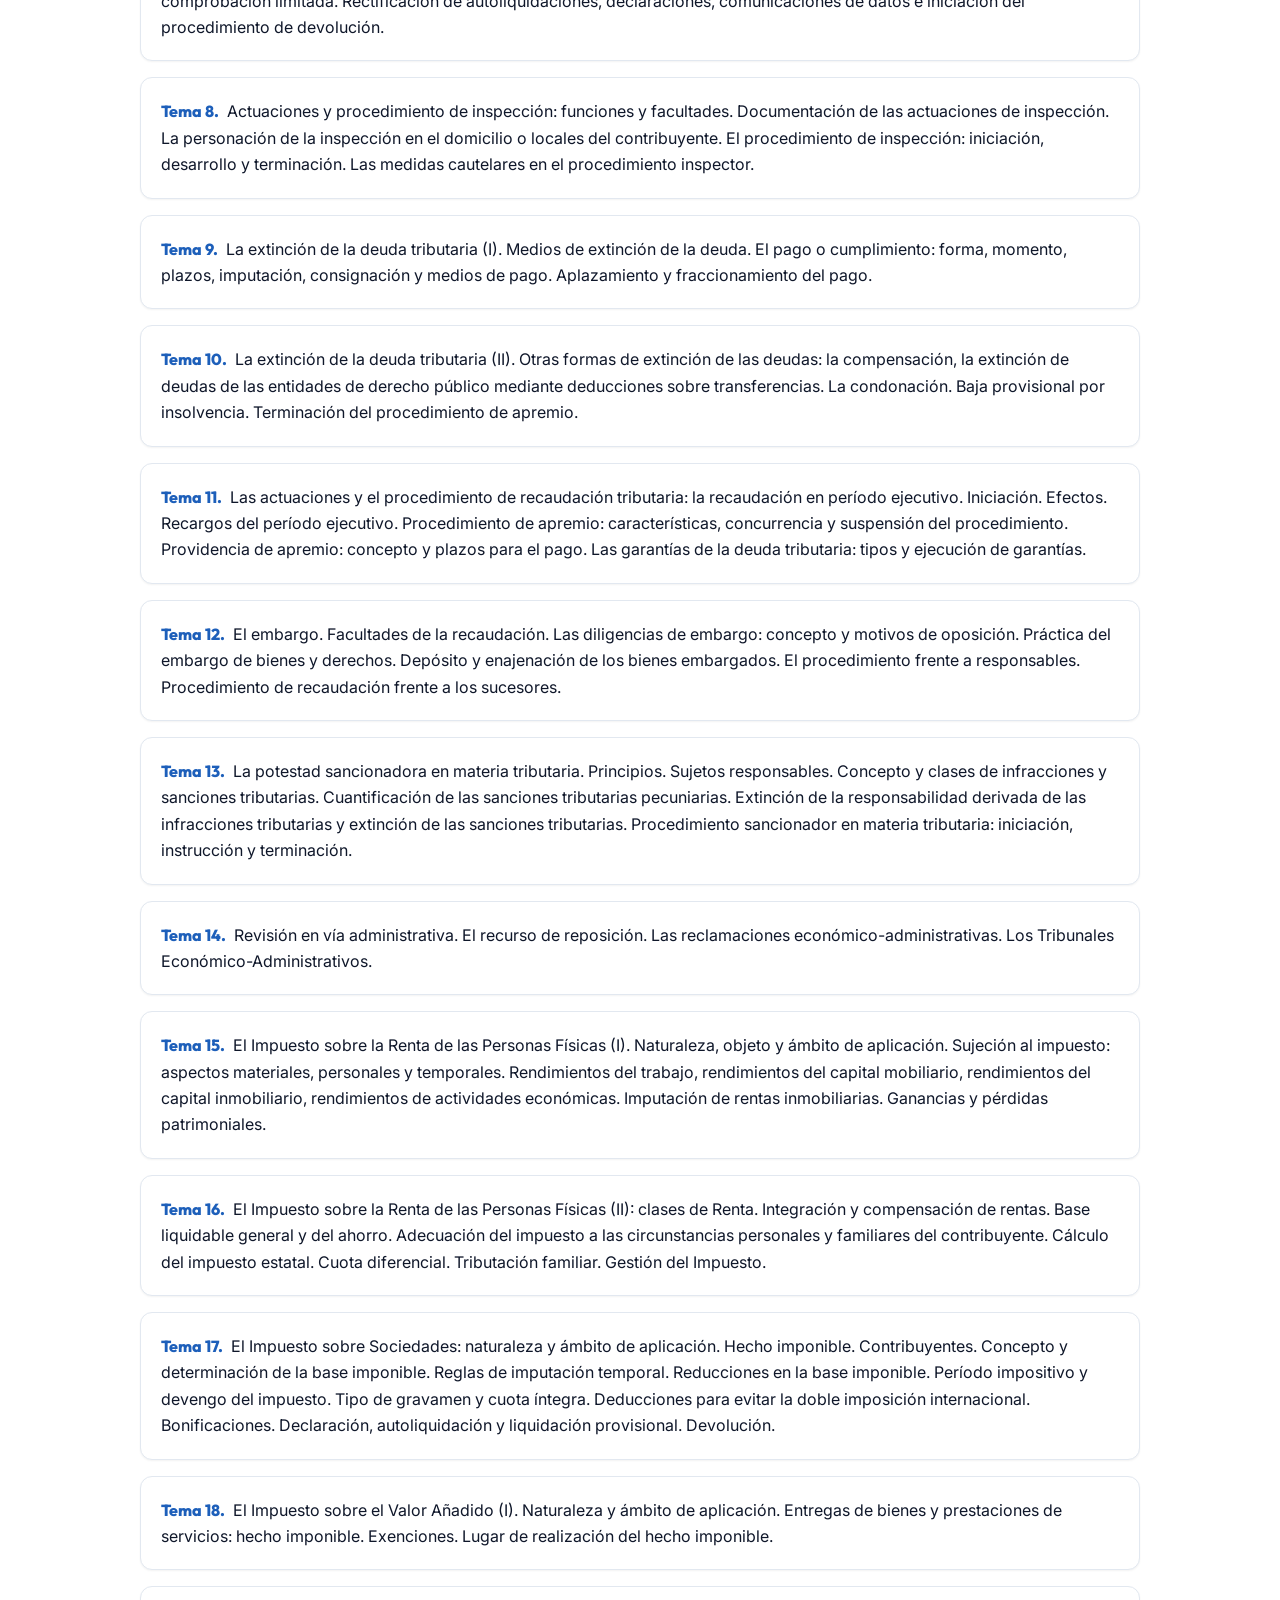
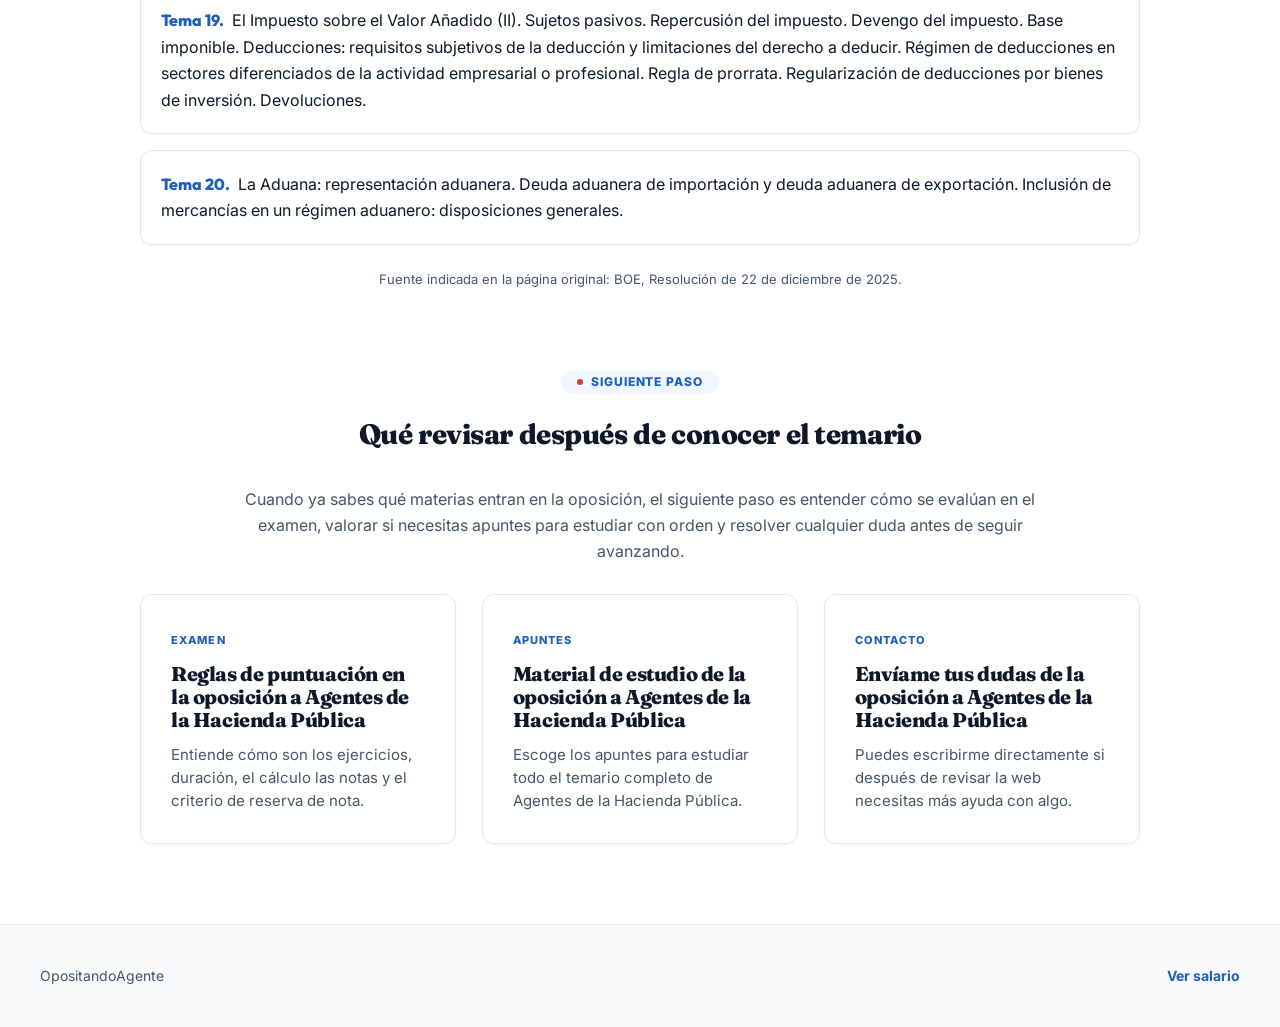
<file: temario.html>
<!doctype html>
<html lang="es">

<head>
  <meta charset="utf-8">
  <meta name="viewport" content="width=device-width, initial-scale=1">
  <title>Temario Agentes de Hacienda 2026 | 32 temas oficiales AEAT</title>
  <meta name="description"
    content="Temario de Agentes de la Hacienda Pública actualizado a 2026: 32 temas oficiales en tres bloques de Organización del Estado, Derecho Administrativo y Derecho Tributario.">
  <link rel="stylesheet" href="styles.css">
</head>

<body>
  <header class="site-header">
    <nav class="nav" aria-label="Navegación principal">
      <a class="brand" href="index.html">OpositandoAgente <span>Agentes de Hacienda · AEAT</span></a>
      <div class="nav-links">
        <a href="index.html">Inicio</a>
        <a href="requisitos.html">Requisitos</a>
        <a href="convocatoria.html">Convocatoria</a>
        <a href="salario.html">Salario</a>
        <a href="trabajo.html">Trabajo</a>
        <a href="temario.html" aria-current="page">Temario</a>
        <a href="examen.html">Examen</a>
        <a href="apuntes.html">Apuntes</a>
        <a href="contacto.html">Contacto</a>
      </div>
      <a class="nav-cta" href="convocatoria.html">Convocatoria</a>
    </nav>
  </header>

  <main>
    <section class="hero-two">
      <div class="container">
        <h1>Temario de Agentes de la Hacienda Pública de la AEAT 2026</h1>
        <p class="lead">El temario de la oposición al Cuerpo General Administrativo de la AEAT, especialidad Agentes de
          la Hacienda Pública, consta de 32 temas organizados en 3 bloques: 7 de Organización del Estado, 5 de Derecho
          Administrativo General y 20 de Hacienda Pública y Derecho Tributario, el bloque más extenso y específico del examen.</p>
      </div>
    </section>

    <section class="section-two content-page">
      <!-- BLOQUE I -->
      <div id="bloque-1" class="container mb-50">
        <span class="eyebrow">Bloque I · 7 temas</span>
        <h2 class="section-heading">Organización del Estado y funcionamiento de la Administración General del Estado</h2>
        
        <div class="temario-tema"><span class="tema-label">Tema 1.</span> La Constitución Española de 1978: Estructura y
          contenido. Derechos y deberes fundamentales. Su garantía y suspensión. La Corona. El Tribunal Constitucional.</div>
        
        <div class="temario-tema"><span class="tema-label">Tema 2.</span> Las Cortes Generales: Composición, atribuciones
          y funcionamiento. El Defensor del Pueblo. El Poder Judicial. El Consejo General del Poder Judicial. El
          Tribunal Supremo. La organización judicial española.</div>
        
        <div class="temario-tema"><span class="tema-label">Tema 3.</span> El Gobierno: Nombramiento y cese. Las funciones
          del Gobierno. La Administración Pública: Principios constitucionales informadores. La Administración central y
          periférica del Estado. Tipos de Entes Públicos.</div>
        
        <div class="temario-tema"><span class="tema-label">Tema 4.</span> La organización territorial del Estado.
          Comunidades y Ciudades Autónomas. Las Entidades Locales. Las Instituciones de la Unión Europea: El Consejo, el
          Parlamento Europeo, la Comisión, el Tribunal de Justicia.</div>
        
        <div class="temario-tema"><span class="tema-label">Tema 5.</span> El funcionamiento electrónico del sector
          público. Derecho y obligación de relacionarse electrónicamente con las Administraciones Públicas, registros y
          archivo electrónico. El Gobierno abierto, la transparencia, el acceso a la información pública, la
          participación en la rendición de cuentas y el buen gobierno. Normativa reguladora de la protección de datos
          personales: principios, derechos de las personas y ejercicios de los derechos.</div>
        
        <div class="temario-tema"><span class="tema-label">Tema 6.</span> Políticas de igualdad de género, no
          discriminación y contra la violencia de género. Discapacidad y dependencia: régimen jurídico.</div>
        
        <div class="temario-tema"><span class="tema-label">Tema 7.</span> Régimen jurídico del personal al servicio de las
          Administraciones Públicas. El Estatuto Básico del Empleado Público. Derechos y deberes de los funcionarios. La
          provisión de puestos de trabajo y la carrera administrativa. Situaciones administrativas. Incompatibilidades y
          régimen disciplinario. El régimen de Seguridad Social de los funcionarios.</div>
      </div>

      <!-- BLOQUE II -->
      <div id="bloque-2" class="container mb-50">
        <span class="eyebrow">Bloque II · 5 temas</span>
        <h2 class="section-heading">Derecho Administrativo General</h2>
        
        <div class="temario-tema"><span class="tema-label">Tema 1.</span> Las fuentes del Derecho Administrativo. La
          jerarquía de las fuentes. La Constitución. La Ley. El Reglamento. El ordenamiento jurídico de la Unión Europea.</div>
        
        <div class="temario-tema"><span class="tema-label">Tema 2.</span> Los actos administrativos. Concepto y clases.
          Motivación, forma y eficacia de los actos administrativos. Notificación y publicación. Nulidad y anulabilidad.
          La revisión de oficio.</div>
        
        <div class="temario-tema"><span class="tema-label">Tema 3.</span> El procedimiento administrativo común. La
          capacidad de obrar y el concepto de interesado. Representación. Identificación y firma de los interesados.
          Derechos del interesado en el procedimiento administrativo. Obligación de resolver y silencio administrativo.
          Términos y plazos.</div>
        
        <div class="temario-tema"><span class="tema-label">Tema 4.</span> Las fases del procedimiento administrativo:
          Iniciación, ordenación, instrucción y finalización. La ejecución de los actos y resoluciones administrativas.</div>
        
        <div class="temario-tema"><span class="tema-label">Tema 5.</span> Los recursos administrativos: concepto y clases.
          Recurso de alzada. Recurso potestativo de reposición. Recurso extraordinario de revisión. La jurisdicción
          contencioso-administrativa: objeto y plazos de interposición del recurso contencioso-administrativo.</div>
      </div>

      <!-- BLOQUE III -->
      <div id="bloque-3" class="container">
        <span class="eyebrow">Bloque III · 20 temas</span>
        <h2 class="section-heading">Organización de la Hacienda Pública y Derecho Tributario</h2>
        
        <div class="temario-tema"><span class="tema-label">Tema 1.</span> El sistema fiscal español. Principios
          impositivos en la Constitución Española. Los impuestos de titularidad estatal y sus características. La
          Hacienda Pública Estatal, Autonómica y Local.</div>
        
        <div class="temario-tema"><span class="tema-label">Tema 2.</span> La Agencia Estatal de Administración Tributaria:
          creación, naturaleza, objetivos, funciones y organización.</div>
        
        <div class="temario-tema"><span class="tema-label">Tema 3.</span> Derecho Tributario: concepto y contenido.
          Fuentes. Los tributos: concepto y clasificación. La obligación tributaria. Hecho imponible. Devengo. Base
          imponible y liquidable. Cuota y deuda tributaria.</div>
        
        <div class="temario-tema"><span class="tema-label">Tema 4.</span> Obligaciones tributarias formales. Derechos y
          garantías de los obligados tributarios. Los obligados tributarios. La capacidad de obrar en el orden
          tributario. Representación y domicilio fiscal. Plazos de prescripción.</div>
        
        <div class="temario-tema"><span class="tema-label">Tema 5.</span> Información y Asistencia a los obligados
          tributarios. La colaboración social en la aplicación de los tributos. Carácter reservado de los datos con
          trascendencia tributaria. Normas comunes sobre actuaciones y procedimientos tributarios: fases. Las
          liquidaciones tributarias. Obligación de resolver y plazos de resolución. Carga de la prueba. Las notificaciones.</div>
        
        <div class="temario-tema"><span class="tema-label">Tema 6.</span> Las declaraciones tributarias: concepto y
          clases. Las autoliquidaciones. Las comunicaciones de datos. Los pagos a cuenta.</div>
        
        <div class="temario-tema"><span class="tema-label">Tema 7.</span> Actuaciones y procedimiento de gestión
          tributaria. Los procedimientos de gestión tributaria: iniciación, trámites y terminación. El procedimiento de
          verificación de datos. El procedimiento de comprobación de valores. El procedimiento de comprobación limitada.
          Rectificación de autoliquidaciones, declaraciones, comunicaciones de datos e iniciación del procedimiento de
          devolución.</div>
        
        <div class="temario-tema"><span class="tema-label">Tema 8.</span> Actuaciones y procedimiento de inspección:
          funciones y facultades. Documentación de las actuaciones de inspección. La personación de la inspección en el
          domicilio o locales del contribuyente. El procedimiento de inspección: iniciación, desarrollo y terminación.
          Las medidas cautelares en el procedimiento inspector.</div>
        
        <div class="temario-tema"><span class="tema-label">Tema 9.</span> La extinción de la deuda tributaria (I). Medios
          de extinción de la deuda. El pago o cumplimiento: forma, momento, plazos, imputación, consignación y medios de
          pago. Aplazamiento y fraccionamiento del pago.</div>
        
        <div class="temario-tema"><span class="tema-label">Tema 10.</span> La extinción de la deuda tributaria (II). Otras
          formas de extinción de las deudas: la compensación, la extinción de deudas de las entidades de derecho público
          mediante deducciones sobre transferencias. La condonación. Baja provisional por insolvencia. Terminación del
          procedimiento de apremio.</div>
        
        <div class="temario-tema"><span class="tema-label">Tema 11.</span> Las actuaciones y el procedimiento de
          recaudación tributaria: la recaudación en período ejecutivo. Iniciación. Efectos. Recargos del período
          ejecutivo. Procedimiento de apremio: características, concurrencia y suspensión del procedimiento. Providencia
          de apremio: concepto y plazos para el pago. Las garantías de la deuda tributaria: tipos y ejecución de
          garantías.</div>
        
        <div class="temario-tema"><span class="tema-label">Tema 12.</span> El embargo. Facultades de la recaudación. Las
          diligencias de embargo: concepto y motivos de oposición. Práctica del embargo de bienes y derechos. Depósito y
          enajenación de los bienes embargados. El procedimiento frente a responsables. Procedimiento de recaudación
          frente a los sucesores.</div>
        
        <div class="temario-tema"><span class="tema-label">Tema 13.</span> La potestad sancionadora en materia tributaria.
          Principios. Sujetos responsables. Concepto y clases de infracciones y sanciones tributarias. Cuantificación de
          las sanciones tributarias pecuniarias. Extinción de la responsabilidad derivada de las infracciones
          tributarias y extinción de las sanciones tributarias. Procedimiento sancionador en materia tributaria:
          iniciación, instrucción y terminación.</div>
        
        <div class="temario-tema"><span class="tema-label">Tema 14.</span> Revisión en vía administrativa. El recurso de
          reposición. Las reclamaciones económico-administrativas. Los Tribunales Económico-Administrativos.</div>
        
        <div class="temario-tema"><span class="tema-label">Tema 15.</span> El Impuesto sobre la Renta de las Personas
          Físicas (I). Naturaleza, objeto y ámbito de aplicación. Sujeción al impuesto: aspectos materiales, personales
          y temporales. Rendimientos del trabajo, rendimientos del capital mobiliario, rendimientos del capital
          inmobiliario, rendimientos de actividades económicas. Imputación de rentas inmobiliarias. Ganancias y pérdidas
          patrimoniales.</div>
        
        <div class="temario-tema"><span class="tema-label">Tema 16.</span> El Impuesto sobre la Renta de las Personas
          Físicas (II): clases de Renta. Integración y compensación de rentas. Base liquidable general y del ahorro.
          Adecuación del impuesto a las circunstancias personales y familiares del contribuyente. Cálculo del impuesto
          estatal. Cuota diferencial. Tributación familiar. Gestión del Impuesto.</div>
        
        <div class="temario-tema"><span class="tema-label">Tema 17.</span> El Impuesto sobre Sociedades: naturaleza y
          ámbito de aplicación. Hecho imponible. Contribuyentes. Concepto y determinación de la base imponible. Reglas
          de imputación temporal. Reducciones en la base imponible. Período impositivo y devengo del impuesto. Tipo de
          gravamen y cuota íntegra. Deducciones para evitar la doble imposición internacional. Bonificaciones.
          Declaración, autoliquidación y liquidación provisional. Devolución.</div>
        
        <div class="temario-tema"><span class="tema-label">Tema 18.</span> El Impuesto sobre el Valor Añadido (I).
          Naturaleza y ámbito de aplicación. Entregas de bienes y prestaciones de servicios: hecho imponible.
          Exenciones. Lugar de realización del hecho imponible.</div>
        
        <div class="temario-tema"><span class="tema-label">Tema 19.</span> El Impuesto sobre el Valor Añadido (II).
          Sujetos pasivos. Repercusión del impuesto. Devengo del impuesto. Base imponible. Deducciones: requisitos
          subjetivos de la deducción y limitaciones del derecho a deducir. Régimen de deducciones en sectores
          diferenciados de la actividad empresarial o profesional. Regla de prorrata. Regularización de deducciones por
          bienes de inversión. Devoluciones.</div>
        
        <div class="temario-tema"><span class="tema-label">Tema 20.</span> La Aduana: representación aduanera. Deuda
          aduanera de importación y deuda aduanera de exportación. Inclusión de mercancías en un régimen aduanero:
          disposiciones generales.</div>
        
        <p class="source-note">Fuente indicada en la página original: BOE, Resolución de 22 de diciembre de 2025.</p>
      </div>

      <div class="container">
        <span class="eyebrow">Siguiente paso</span>
        <h2>Qué revisar después de conocer el temario</h2>
        <p class="section-copy-three">Cuando ya sabes qué materias entran en la oposición, el siguiente paso es entender cómo
          se evalúan en el examen, valorar si necesitas apuntes para estudiar con orden y resolver cualquier duda antes
          de seguir avanzando.</p>
        <div class="grid three">
          <a class="card" href="examen.html">
            <span class="kicker">Examen</span>
            <h3>Reglas de puntuación en la oposición a Agentes de la Hacienda Pública</h3>
            <p>Entiende cómo son los ejercicios, duración, el cálculo las notas y el criterio de reserva de nota.</p>
          </a>
          <a class="card" href="apuntes.html">
            <span class="kicker">Apuntes</span>
            <h3>Material de estudio de la oposición a Agentes de la Hacienda Pública</h3>
            <p>Escoge los apuntes para estudiar todo el temario completo de Agentes de la Hacienda Pública.</p>
          </a>
          <a class="card" href="contacto.html">
            <span class="kicker">contacto</span>
            <h3>Envíame tus dudas de la oposición a Agentes de la Hacienda Pública</h3>
            <p>Puedes escribirme directamente si después de revisar la web necesitas más ayuda con algo.</p>
          </a>
        </div>
      </div>
    </section>
  </main>

  <footer class="site-footer">
    <div class="footer-inner">
      <span>OpositandoAgente</span>
      <span><a href="salario.html">Ver salario</a></span>
    </div>
  </footer>
</body>

</html>
</file>
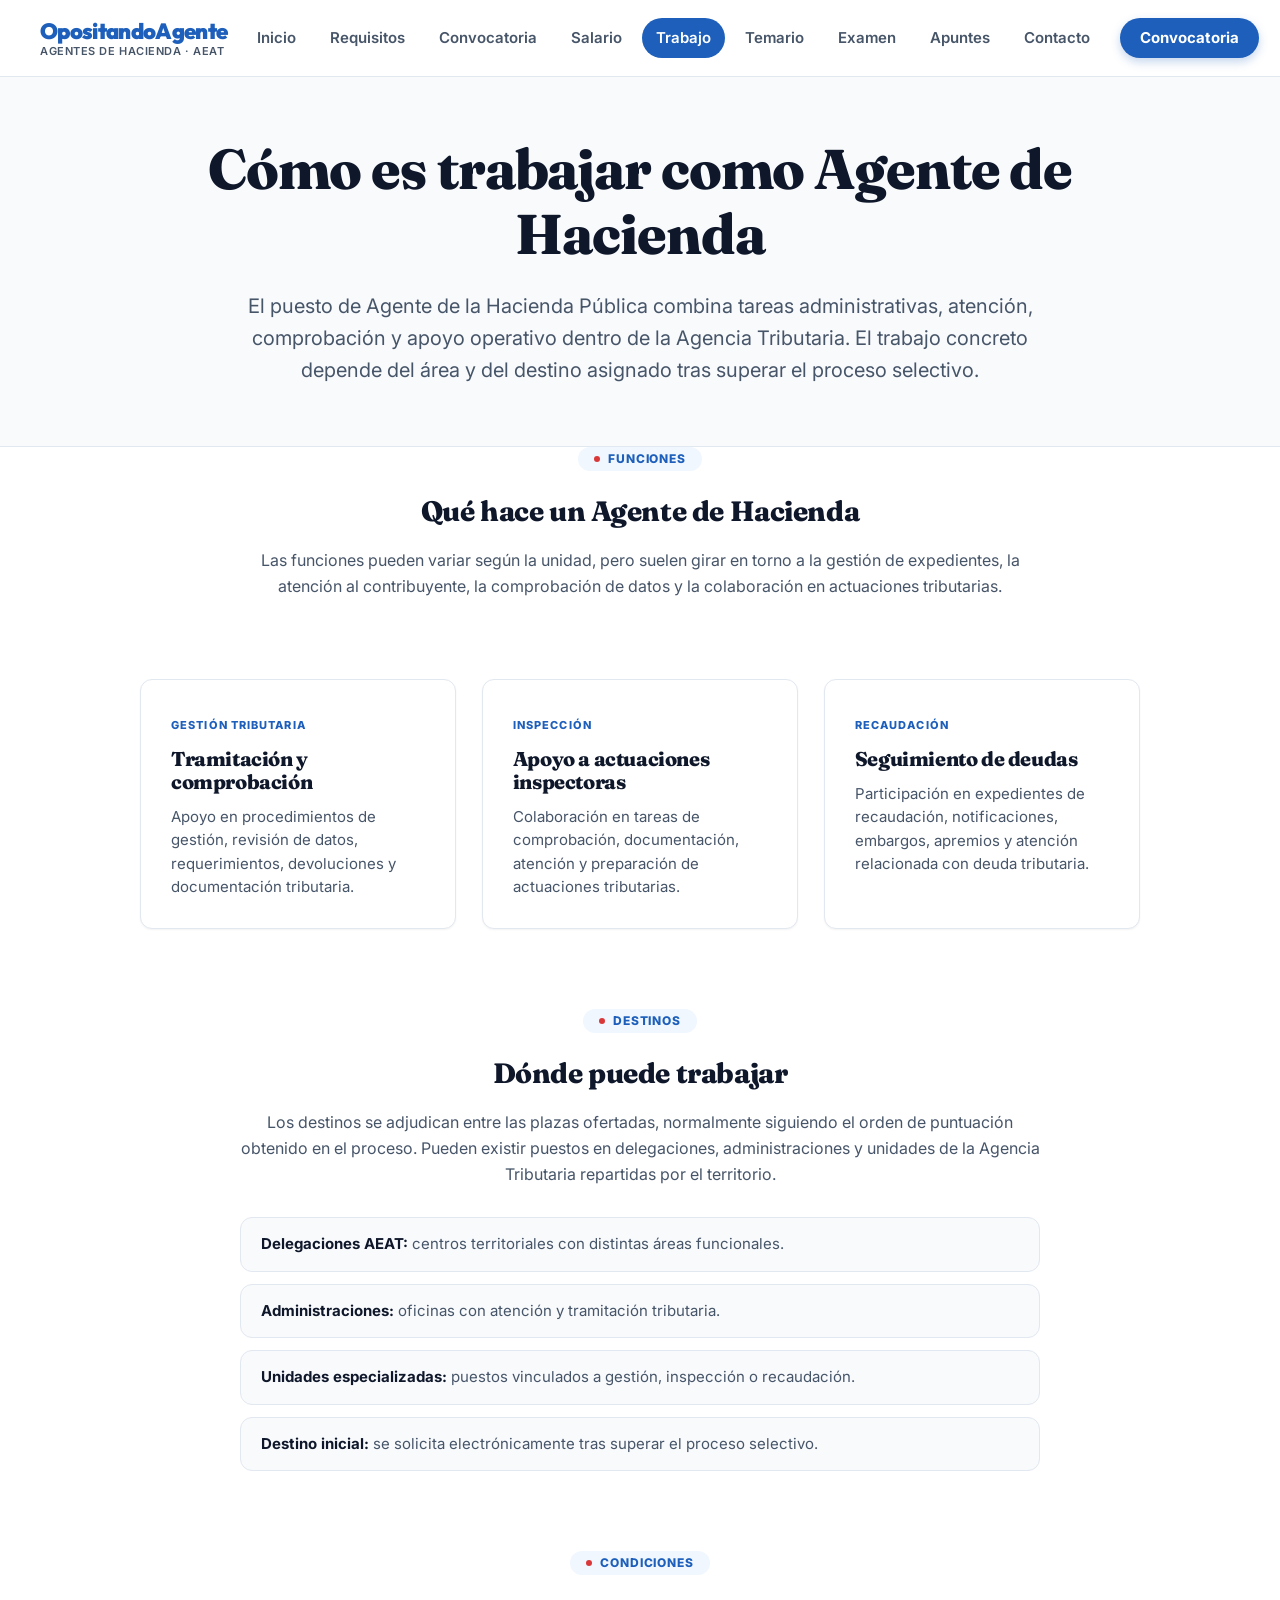
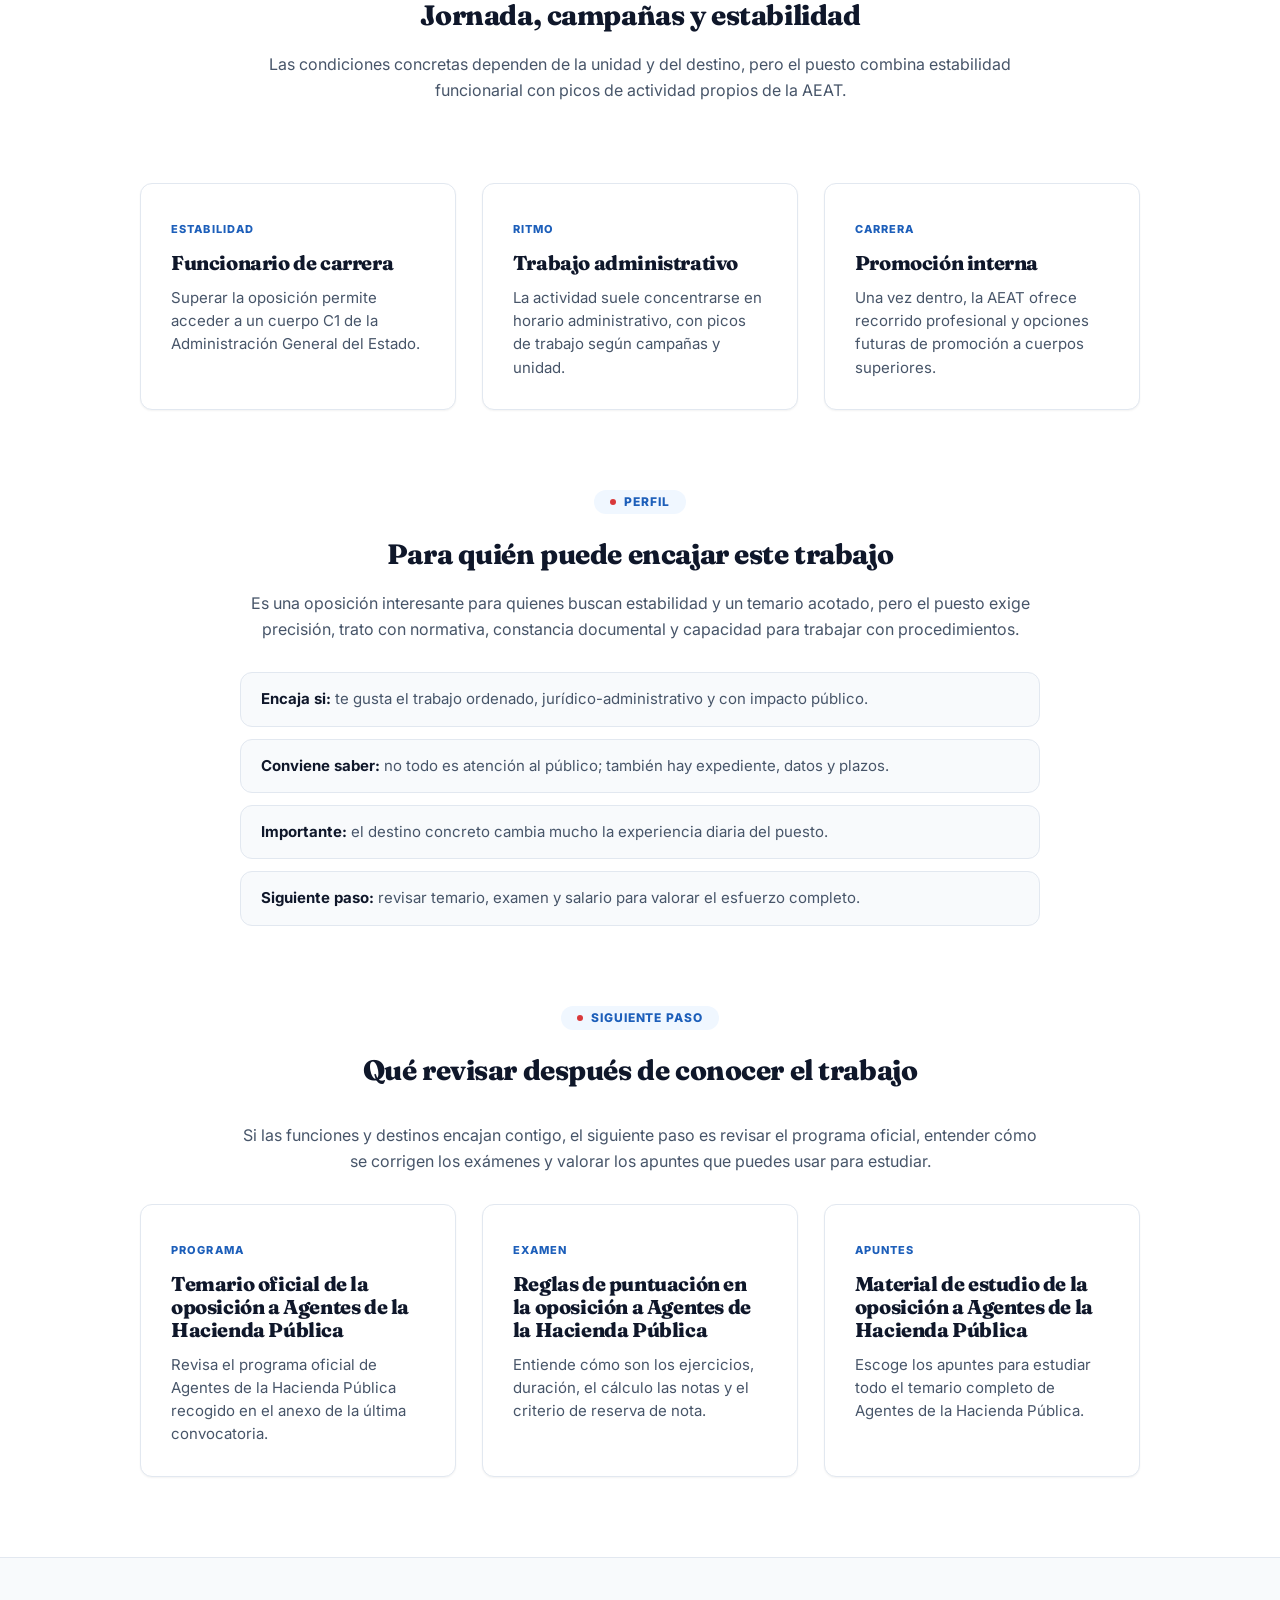
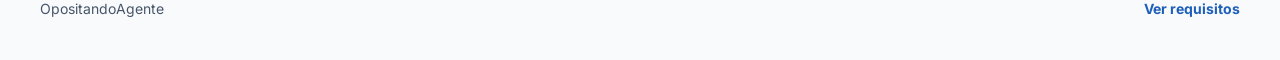
<file: trabajo.html>
<!doctype html>
<html lang="es">

<head>
  <meta charset="utf-8">
  <meta name="viewport" content="width=device-width, initial-scale=1">
  <title>Trabajo Agente de Hacienda | Funciones, destinos y carrera AEAT</title>
  <meta name="description"
    content="Descubre cómo es trabajar como Agente de Hacienda: funciones en gestión, inspección y recaudación, destinos en la AEAT, jornada, carrera y promoción interna.">
  <link rel="stylesheet" href="styles.css">
</head>

<body>
  <header class="site-header">
    <nav class="nav" aria-label="Navegación principal">
      <a class="brand" href="index.html">OpositandoAgente <span>Agentes de Hacienda · AEAT</span></a>
      <div class="nav-links">
        <a href="index.html">Inicio</a>
        <a href="requisitos.html">Requisitos</a>
        <a href="convocatoria.html">Convocatoria</a>
        <a href="salario.html">Salario</a>
        <a href="trabajo.html" aria-current="page">Trabajo</a>
        <a href="temario.html">Temario</a>
        <a href="examen.html">Examen</a>
        <a href="apuntes.html">Apuntes</a>
        <a href="contacto.html">Contacto</a>
      </div>
      <a class="nav-cta" href="convocatoria.html">Convocatoria</a>
    </nav>
  </header>

  <main>
    <section class="hero-two">
      <div class="container">
        <h1>Cómo es trabajar como Agente de Hacienda</h1>
        <p class="lead">El puesto de Agente de la Hacienda Pública combina tareas administrativas, atención,
          comprobación y apoyo operativo dentro de la Agencia Tributaria. El trabajo concreto depende del área y del
          destino asignado tras superar el proceso selectivo.</p>
      </div>
    </section>

    <section class="section-two content-page">
      <div class="container">
        <span class="eyebrow">Funciones</span>
        <h2>Qué hace un Agente de Hacienda</h2>
        <p class="section-copy">Las funciones pueden variar según la unidad, pero suelen girar en torno a la gestión de
          expedientes, la atención al contribuyente, la comprobación de datos y la colaboración en actuaciones
          tributarias.</p>
      </div>
      <div class="container grid three">
        <article class="card">
          <span class="kicker">Gestión tributaria</span>
          <h3>Tramitación y comprobación</h3>
          <p>Apoyo en procedimientos de gestión, revisión de datos, requerimientos, devoluciones y documentación
            tributaria.</p>
        </article>
        <article class="card">
          <span class="kicker">Inspección</span>
          <h3>Apoyo a actuaciones inspectoras</h3>
          <p>Colaboración en tareas de comprobación, documentación, atención y preparación de actuaciones tributarias.</p>
        </article>
        <article class="card">
          <span class="kicker">Recaudación</span>
          <h3>Seguimiento de deudas</h3>
          <p>Participación en expedientes de recaudación, notificaciones, embargos, apremios y atención relacionada con
            deuda tributaria.</p>
        </article>
      </div>

      <div class="container">
        <span class="eyebrow">Destinos</span>
        <h2>Dónde puede trabajar</h2>
        <p class="section-copy">Los destinos se adjudican entre las plazas ofertadas, normalmente siguiendo el orden de
          puntuación obtenido en el proceso. Pueden existir puestos en delegaciones, administraciones y unidades de la
          Agencia Tributaria repartidas por el territorio.</p>
        <ul class="clean-list list-centered">
          <li><strong>Delegaciones AEAT:</strong> centros territoriales con distintas áreas funcionales.</li>
          <li><strong>Administraciones:</strong> oficinas con atención y tramitación tributaria.</li>
          <li><strong>Unidades especializadas:</strong> puestos vinculados a gestión, inspección o recaudación.</li>
          <li><strong>Destino inicial:</strong> se solicita electrónicamente tras superar el proceso selectivo.</li>
        </ul>
      </div>

      <div class="container">
        <span class="eyebrow">Condiciones</span>
        <h2>Jornada, campañas y estabilidad</h2>
        <p class="section-copy">Las condiciones concretas dependen de la unidad y del destino, pero el puesto combina
          estabilidad funcionarial con picos de actividad propios de la AEAT.</p>
      </div>
      <div class="container grid three">
        <article class="card">
          <span class="kicker">Estabilidad</span>
          <h3>Funcionario de carrera</h3>
          <p>Superar la oposición permite acceder a un cuerpo C1 de la Administración General del Estado.</p>
        </article>
        <article class="card">
          <span class="kicker">Ritmo</span>
          <h3>Trabajo administrativo</h3>
          <p>La actividad suele concentrarse en horario administrativo, con picos de trabajo según campañas y unidad.</p>
        </article>
        <article class="card">
          <span class="kicker">Carrera</span>
          <h3>Promoción interna</h3>
          <p>Una vez dentro, la AEAT ofrece recorrido profesional y opciones futuras de promoción a cuerpos superiores.</p>
        </article>
      </div>

      <div class="container">
        <span class="eyebrow">Perfil</span>
        <h2>Para quién puede encajar este trabajo</h2>
        <p class="section-copy">Es una oposición interesante para quienes buscan estabilidad y un temario acotado, pero
          el puesto exige precisión, trato con normativa, constancia documental y capacidad para trabajar con
          procedimientos.</p>
        <ul class="clean-list list-centered">
          <li><strong>Encaja si:</strong> te gusta el trabajo ordenado, jurídico-administrativo y con impacto público.</li>
          <li><strong>Conviene saber:</strong> no todo es atención al público; también hay expediente, datos y plazos.</li>
          <li><strong>Importante:</strong> el destino concreto cambia mucho la experiencia diaria del puesto.</li>
          <li><strong>Siguiente paso:</strong> revisar temario, examen y salario para valorar el esfuerzo completo.</li>
        </ul>
      </div>

      <div class="container">
        <span class="eyebrow">Siguiente paso</span>
        <h2>Qué revisar después de conocer el trabajo</h2>
        <p class="section-copy-three">Si las funciones y destinos encajan contigo, el siguiente paso es revisar el programa
          oficial, entender cómo se corrigen los exámenes y valorar los apuntes que puedes usar para estudiar.</p>
        <div class="grid three">
          <a class="card" href="temario.html">
            <span class="kicker">Programa</span>
            <h3>Temario oficial de la oposición a Agentes de la Hacienda Pública</h3>
            <p>Revisa el programa oficial de Agentes de la Hacienda Pública recogido en el anexo de la última convocatoria.</p>
          </a>
          <a class="card" href="examen.html">
            <span class="kicker">Examen</span>
            <h3>Reglas de puntuación en la oposición a Agentes de la Hacienda Pública</h3>
            <p>Entiende cómo son los ejercicios, duración, el cálculo las notas y el criterio de reserva de nota.</p>
          </a>
          <a class="card" href="apuntes.html">
            <span class="kicker">Apuntes</span>
            <h3>Material de estudio de la oposición a Agentes de la Hacienda Pública</h3>
            <p>Escoge los apuntes para estudiar todo el temario completo de Agentes de la Hacienda Pública.</p>
          </a>
        </div>
      </div>
    </section>
  </main>

  <footer class="site-footer">
    <div class="footer-inner">
      <span>OpositandoAgente</span>
      <span><a href="requisitos.html">Ver requisitos</a></span>
    </div>
  </footer>
</body>

</html>
</file>
<file: styles.css>
@import url('https://fonts.googleapis.com/css2?family=Fraunces:ital,opsz,wght@0,9..144,100..900;1,9..144,100..900&family=Inter:wght@400;500;600;700&family=Outfit:wght@400;500;600;700;800;900&display=swap');

:root {
  --primary: #1d5fba;
  --primary-dark: #11448f;
  --primary-light: #f0f7ff;
  --accent-red: #d9383a;
  --accent-yellow: #f6c23e;
  --bg: #ffffff;
  --bg-soft: #f8fafc;
  --surface: #ffffff;
  --text-main: #0f172a;
  --text-muted: #475569;
  --border-color: #e2e8f0;
  --radius: 12px;
  --radius-pill: 9999px;
  --shadow-sm: 0 1px 2px 0 rgba(0, 0, 0, 0.05);
  --shadow-md: 0 4px 6px -1px rgba(0, 0, 0, 0.08), 0 2px 4px -2px rgba(0, 0, 0, 0.08);
  --shadow-lg: 0 10px 25px -5px rgba(0, 0, 0, 0.1), 0 8px 10px -6px rgba(0, 0, 0, 0.1);
  --font-sans: 'Inter', ui-sans-serif, system-ui, sans-serif;
  --font-title: 'Fraunces', 'Outfit', Georgia, serif;
  --container: 1200px;
  --container-two: 1000px;
  --content-width: 1000px;
  --section: clamp(48px, 7vw, 80px);
  --gap: clamp(16px, 2vw, 28px);
}

/* Base Styles */
* {
  box-sizing: border-box;
}

html {
  scroll-behavior: smooth;
}

body {
  margin: 0;
  color: var(--text-main);
  background: var(--bg);
  font-family: var(--font-sans);
  font-size: 16px;
  line-height: 1.625;
  -webkit-font-smoothing: antialiased;
}

img,
svg {
  max-width: 100%;
  display: block;
}

a {
  color: inherit;
  text-decoration: none;
  transition: color 0.15s ease;
}

h1,
h2,
h3,
h4,
h5,
h6 {
  margin: 0;
  font-family: var(--font-title);
  font-weight: 800;
  line-height: 1.15;
  letter-spacing: -0.02em;
}

h1 {
  font-size: clamp(34px, 5vw, 56px);
  color: var(--text-main);
}

h1 .text-brand {
  color: var(--primary);
}

h2 {
  max-width: 800px;
  font-size: clamp(26px, 3.5vw, 38px);
  font-weight: 800;
  letter-spacing: -0.015em;
  color: var(--text-main);
}

h3 {
  font-size: clamp(18px, 2.2vw, 22px);
  font-weight: 700;
  color: var(--text-main);
}

p {
  margin: 0;
  color: var(--text-muted);
}

/* Layout */
.section {
  padding: var(--section) 0;
}

.section-two {
  padding: 0 0 var(--section) 0;
}

.section-two .container + .container {
  margin-top: var(--section);
}

.container {
  width: min(100% - 32px, var(--container-two));
  margin: 0 auto;
}

.grid {
  display: grid;
  gap: var(--gap);
}

.grid.two {
  grid-template-columns: repeat(2, 1fr);
}

.grid.three {
  grid-template-columns: repeat(3, 1fr);
}

.grid.four {
  grid-template-columns: repeat(4, 1fr);
}

.intro-media {
  display: grid;
  grid-template-columns: 1fr 1.1fr;
  gap: clamp(24px, 5vw, 48px);
  align-items: center;
  margin-bottom: 40px;
}

.intro-media__copy p {
  margin-top: 18px;
}

.intro-media__image {
  margin: 0;
  border-radius: var(--radius);
  overflow: hidden;
  box-shadow: var(--shadow-md);
  border: 1px solid var(--border-color);
}

.intro-media__image img {
  width: 100%;
  height: auto;
  display: block;
  object-fit: cover;
  transition: transform 0.3s ease;
}

.intro-media__image:hover img {
  transform: scale(1.02);
}

.soft-band {
  background: var(--bg-soft);
  border-block: 1px solid var(--border-color);
}

.lead {
  margin-top: 24px;
  font-size: clamp(17px, 2vw, 20px);
  color: var(--text-muted);
  max-width: 800px;
  line-height: 1.6;
}

.lead-two {
  margin-top: 20px;
  font-size: 17px;
  color: var(--text-muted);
}

section > .container > .eyebrow {
  margin-bottom: 24px;
}

/* Accessibility */
.skip-link {
  position: absolute;
  left: 16px;
  top: -80px;
  z-index: 50;
  background: var(--primary);
  color: #fff;
  padding: 10px 16px;
  border-radius: 8px;
  font-weight: 600;
  box-shadow: var(--shadow-md);
  transition: top 0.2s ease;
}

.skip-link:focus {
  top: 16px;
}

/* Header */
.site-header {
  position: sticky;
  top: 0;
  z-index: 100;
  background: rgba(255, 255, 255, 0.9);
  backdrop-filter: blur(10px);
  border-bottom: 1px solid var(--border-color);
}

.nav {
  width: min(100% - 32px, var(--container));
  padding: 18px 0;
  margin: 0 auto;
  display: flex;
  align-items: center;
  justify-content: space-between;
  gap: 16px;
}

.brand {
  font-family: 'Outfit', sans-serif;
  font-weight: 900;
  font-size: 22px;
  color: var(--primary);
  text-decoration: none;
  letter-spacing: -0.03em;
  display: flex;
  flex-direction: column;
  line-height: 1;
}

.brand span {
  display: block;
  color: var(--text-muted);
  font-family: var(--font-sans);
  font-size: 11px;
  font-weight: 600;
  text-transform: uppercase;
  letter-spacing: 0.05em;
  margin-top: 4px;
}

.nav-links {
  display: flex;
  align-items: center;
  gap: 6px;
}

.nav-links a {
  border-radius: var(--radius-pill);
  padding: 8px 14px;
  color: var(--text-muted);
  font-size: 15px;
  font-weight: 600;
  text-decoration: none;
  transition: all 0.2s ease;
}

.nav-links a:hover {
  color: var(--primary);
  background: var(--primary-light);
}

.nav-links a[aria-current="page"] {
  color: #ffffff;
  background: var(--primary);
}

.nav-cta {
  display: inline-flex;
  align-items: center;
  justify-content: center;
  min-height: 40px;
  padding: 8px 20px;
  border-radius: var(--radius-pill);
  background: var(--primary);
  color: #ffffff;
  font-size: 15px;
  font-weight: 700;
  text-decoration: none;
  box-shadow: 0 4px 10px rgba(29, 95, 186, 0.25);
  transition: all 0.2s ease;
}

.nav-cta:hover {
  background: var(--primary-dark);
  transform: translateY(-1px);
  box-shadow: 0 6px 14px rgba(29, 95, 186, 0.35);
}

/* Hero Section Styles */
.hero {
  padding: clamp(40px, 6vw, 80px) 0 40px 0;
  text-align: center;
}

.hero-grid {
  display: grid;
  grid-template-columns: 1.2fr 0.8fr;
  gap: clamp(24px, 5vw, 60px);
  align-items: center;
}

.hero-text-block {
  display: flex;
  flex-direction: column;
  align-items: center;
  text-align: center;
}

.hero-title,
.hero h1,
.hero-two h1,
.hero-apuntes h1 {
  text-align: center;
  margin-inline: auto;
  font-family: var(--font-title);
  font-weight: 800;
}

.hero-lead,
.hero .lead,
.hero-two .lead,
.hero-apuntes .lead {
  margin-top: 24px;
  font-size: clamp(17px, 2vw, 20px);
  color: var(--text-muted);
  max-width: 800px;
  line-height: 1.6;
  text-align: center;
  margin-inline: auto;
}

.hero-text-block .hero-meta {
  justify-content: center;
  margin-top: 24px;
}

.hero-text-block .hero-actions {
  justify-content: center;
  margin-top: 36px;
}

.hero-two {
  padding: clamp(40px, 6vw, 60px) 0;
  text-align: center;
  border-bottom: 1px solid var(--border-color);
  background: var(--bg-soft);
}

/* Manual Cover Component */
.manual-cover {
  background: #ffffff;
  border: 1px solid var(--border-color);
  border-radius: 24px;
  box-shadow: var(--shadow-lg);
  overflow: hidden;
  width: 100%;
  max-width: 500px;
  margin: 0 auto;
  display: flex;
  flex-direction: column;
}

.cover-top-band {
  background-color: var(--primary);
  height: 60px;
  border-radius: 0 0 30px 30px;
  display: flex;
  align-items: center;
  justify-content: space-between;
  padding: 0 30px;
}

.cover-top-label {
  color: #ffffff;
  font-family: 'Outfit', sans-serif;
  font-size: 11px;
  font-weight: 800;
  letter-spacing: 0.1em;
  text-transform: uppercase;
}

.cover-bottom-band {
  background-color: var(--primary);
  min-height: 60px;
  border-radius: 30px 30px 0 0;
  display: flex;
  align-items: center;
  justify-content: center;
  color: #ffffff;
  font-family: var(--font-sans);
  font-size: 14px;
  font-weight: 600;
  letter-spacing: 0.05em;
  padding: 15px 30px;
  text-align: center;
}

.cover-bottom-band a {
  color: #ffffff;
  text-decoration: underline;
  text-underline-offset: 3px;
}

.cover-body {
  padding: clamp(30px, 5vw, 50px) clamp(20px, 4vw, 40px);
  text-align: center;
  background-color: #ffffff;
  display: flex;
  flex-direction: column;
  align-items: center;
}

.cover-aeat-logo {
  display: flex;
  flex-direction: column;
  align-items: center;
  gap: 6px;
  margin-top: 15px;
}

.cover-logo-text {
  font-family: 'Outfit', sans-serif;
  font-size: clamp(38px, 7vw, 64px);
  font-weight: 900;
  letter-spacing: -0.05em;
  color: var(--primary);
  line-height: 0.9;
  text-transform: lowercase;
}

.cover-slashes-wrap {
  display: inline-flex;
  align-items: center;
  gap: 6px;
  font-family: 'Outfit', sans-serif;
  font-weight: 900;
  font-size: clamp(34px, 6vw, 48px);
  color: var(--primary);
  margin-bottom: 24px;
}

.cover-slash-red {
  color: var(--accent-red);
  font-size: 1.1em;
  transform: skewX(-10deg);
}

.cover-slash-yellow {
  color: var(--accent-yellow);
  font-size: 1.1em;
  transform: skewX(-10deg);
}

.cover-badge {
  display: inline-block;
  background-color: var(--primary);
  color: #ffffff;
  padding: 8px 36px;
  border-radius: var(--radius-pill);
  font-family: var(--font-sans);
  font-weight: 700;
  font-size: 14px;
  letter-spacing: 0.08em;
  text-transform: uppercase;
  margin: 15px 0 25px;
}

.cover-subtitle {
  font-size: 15px;
  color: var(--text-muted);
  max-width: 480px;
  line-height: 1.5;
  margin-bottom: 20px;
}

.hero-meta {
  display: flex;
  flex-wrap: wrap;
  justify-content: center;
  align-items: center;
  gap: 8px 18px;
  margin-top: 24px;
  color: var(--text-muted);
  font-size: 14px;
}

.hero-meta span,
.hero-meta a {
  display: inline-flex;
  align-items: center;
  gap: 6px;
}

.hero-meta a {
  color: var(--primary);
  font-weight: 600;
}

.hero-meta a:hover {
  color: var(--primary-dark);
  text-decoration: underline;
}

.hero-meta-separator {
  color: var(--border-color);
  font-weight: 300;
}

.hero-actions,
.actions {
  display: flex;
  flex-wrap: wrap;
  gap: 16px;
  margin-top: 36px;
  justify-content: center;
}

.hero-apuntes {
  text-align: center;
  background: var(--bg-soft);
  border-bottom: 1px solid var(--border-color);
  padding: 60px 0;
}

.hero-apuntes-grid {
  display: grid;
  grid-template-columns: 1.1fr 0.9fr;
  gap: clamp(24px, 5vw, 60px);
  align-items: center;
}

.hero-apuntes .hero-actions {
  justify-content: center;
}

.hero-apuntes-media {
  margin: 0;
  border-radius: var(--radius);
  overflow: hidden;
  box-shadow: var(--shadow-lg);
  border: 1px solid var(--border-color);
}

.hero-apuntes-media img {
  display: block;
  width: 100%;
  height: auto;
}

/* Core Buttons */
.button {
  display: inline-flex;
  align-items: center;
  justify-content: center;
  gap: 8px;
  padding: 12px 28px;
  border: 2px solid var(--primary);
  border-radius: var(--radius-pill);
  background: var(--primary);
  color: #ffffff;
  font-size: 16px;
  font-weight: 700;
  text-decoration: none;
  cursor: pointer;
  box-shadow: 0 4px 10px rgba(29, 95, 186, 0.15);
  transition: all 0.2s cubic-bezier(0.4, 0, 0.2, 1);
}

.button:hover {
  background: var(--primary-dark);
  border-color: var(--primary-dark);
  transform: translateY(-2px);
  box-shadow: 0 6px 14px rgba(29, 95, 186, 0.25);
}

.button:active {
  transform: translateY(0);
}

.button.secondary {
  background: #ffffff;
  color: var(--primary);
  border-color: var(--border-color);
  box-shadow: var(--shadow-sm);
}

.button.secondary:hover {
  background: var(--primary-light);
  border-color: var(--primary);
  transform: translateY(-2px);
  box-shadow: 0 4px 10px rgba(29, 95, 186, 0.08);
}

.inline-cta {
  margin-top: 24px;
}

.inline-cta a {
  display: inline-flex;
  align-items: center;
  justify-content: center;
  gap: 8px;
  padding: 10px 24px;
  border: 2px solid var(--primary);
  border-radius: var(--radius-pill);
  color: #ffffff;
  background: var(--primary);
  font-size: 16px;
  font-weight: 700;
  transition: all 0.2s ease;
}

.inline-cta a:hover {
  background: var(--primary-dark);
  border-color: var(--primary-dark);
  transform: translateX(4px);
}

/* Eyebrows and Kickers */
.eyebrow {
  display: flex;
  align-items: center;
  justify-content: center;
  gap: 8px;
  width: fit-content;
  padding: 6px 16px;
  border-radius: var(--radius-pill);
  background: var(--primary-light);
  color: var(--primary);
  font-size: 12px;
  font-weight: 800;
  line-height: 1;
  text-transform: uppercase;
  letter-spacing: 0.08em;
  margin: 0 auto 24px auto; /* Centered by default (desktop/tablet) */
}

.eyebrow-two {
  background: var(--primary);
  color: #ffffff;
}

.eyebrow::before {
  content: "";
  width: 6px;
  height: 6px;
  border-radius: 50%;
  background: var(--accent-red);
}

.eyebrow-two::before {
  background: var(--accent-yellow);
}

/* Card Component */
.card {
  border: 1px solid var(--border-color);
  border-radius: var(--radius);
  background: var(--surface);
  padding: 30px;
  box-shadow: var(--shadow-sm);
  transition: all 0.25s cubic-bezier(0.4, 0, 0.2, 1);
  position: relative;
  overflow: hidden;
}

.card::before {
  content: "";
  position: absolute;
  top: 0;
  left: 0;
  width: 4px;
  height: 0%;
  background-color: var(--primary);
  transition: height 0.25s ease;
}

a.card {
  color: inherit;
  text-decoration: none;
}

a.card:hover {
  transform: translateY(-4px);
  border-color: var(--primary);
  box-shadow: var(--shadow-lg);
}

a.card:hover::before {
  height: 100%;
}

.card p,
.card li {
  font-size: 15px;
  line-height: 1.55;
  color: var(--text-muted);
}

.card .kicker {
  display: inline-block;
  margin-bottom: 12px;
  color: var(--primary);
  font-size: 11px;
  font-weight: 800;
  text-transform: uppercase;
  letter-spacing: 0.1em;
}

.card h3 {
  font-size: 20px;
  font-weight: 800;
  margin-bottom: 12px;
  color: var(--text-main);
}

.card h3 + p {
  margin-top: 0;
}

.full-width-card {
  margin-top: var(--gap);
}

/* Timeline Layout */
.timeline {
  display: grid;
  gap: 16px;
  counter-reset: step;
  padding: 0;
  margin: 0;
}

.timeline li {
  display: grid;
  grid-template-columns: 40px 1fr;
  gap: 16px;
  align-items: start;
  list-style: none;
  color: var(--text-muted);
}

.timeline li::before {
  counter-increment: step;
  content: counter(step);
  display: grid;
  place-items: center;
  width: 36px;
  height: 36px;
  border-radius: 50%;
  background: var(--primary);
  color: #ffffff;
  font-family: var(--font-title);
  font-size: 15px;
  font-weight: 800;
  box-shadow: 0 4px 8px rgba(29, 95, 186, 0.2);
}

/* Lists */
.clean-list {
  margin: 24px 0 0;
  padding: 0;
  list-style: none;
  display: grid;
  gap: 12px;
}

.clean-list li {
  padding: 14px 20px;
  border-radius: var(--radius);
  background: var(--bg-soft);
  border: 1px solid var(--border-color);
  color: var(--text-muted);
  font-size: 15px;
}

.clean-list li strong {
  color: var(--text-main);
}

/* Stats Component */
.stats {
  display: grid;
  grid-template-columns: repeat(4, 1fr);
  gap: 16px;
  margin-top: clamp(32px, 5vw, 60px);
}

.stat {
  padding: 24px;
  border: 1px solid var(--border-color);
  border-radius: var(--radius);
  background: var(--surface);
  box-shadow: var(--shadow-sm);
  text-align: center;
}

.stat strong {
  display: block;
  color: var(--primary);
  font-family: var(--font-title);
  font-size: clamp(26px, 4vw, 36px);
  font-weight: 900;
  line-height: 1.1;
}

.stat span {
  display: block;
  margin-top: 10px;
  color: var(--text-muted);
  font-size: 14px;
  line-height: 1.45;
}

/* Price Card */
.price-card {
  padding: clamp(24px, 5vw, 40px);
  text-align: center;
  border: 1px solid var(--border-color);
  border-radius: var(--radius);
  background: var(--surface);
  box-shadow: var(--shadow-md);
  display: flex;
  flex-direction: column;
  justify-content: center;
  align-items: center;
}

.price-card strong {
  display: block;
  color: var(--primary);
  font-family: var(--font-title);
  font-size: clamp(36px, 6vw, 54px);
  font-weight: 900;
  line-height: 1;
}

.price-card span {
  color: var(--text-muted);
  font-size: 14px;
  margin-top: 4px;
}

.price-card hr {
  width: 60px;
  border: 0;
  height: 3px;
  background: var(--accent-red);
  margin: 20px auto;
  border-radius: var(--radius-pill);
}

.price-card p {
  font-size: 14px;
  line-height: 1.5;
  color: var(--text-muted);
  max-width: 280px;
}

/* Advisory Notes (Warning / Notes) */
.note {
  padding: 20px 24px;
  background: var(--bg-soft);
  border-radius: var(--radius);
  border-left: 4px solid var(--accent-red);
  margin: 36px 0 0 0;
}

.note p {
  margin: 0;
  font-size: 14px;
  color: var(--text-muted);
  line-height: 1.6;
}

.note p strong {
  color: var(--text-main);
}

/* Modern Tables styling (Div based) */
.table-wrap {
  display: grid;
  width: 100%;
  overflow-x: auto;
  border: 1px solid var(--border-color);
  border-radius: var(--radius);
  box-shadow: var(--shadow-sm);
  background: var(--surface);
  margin-top: 24px;
}

.table-row {
  display: grid;
  min-width: var(--table-min-width, 620px);
  border-bottom: 1px solid var(--border-color);
}

.table-row:last-child {
  border-bottom: 0;
}

.table-row:nth-child(odd) {
  background: #ffffff;
}

.table-row:nth-child(even) {
  background: var(--bg-soft);
}

.table-head {
  background-color: var(--primary) !important;
  border-bottom: 2px solid var(--primary-dark);
}

.table-row span {
  padding: 14px 18px;
  color: var(--text-muted);
  font-size: 14px;
  line-height: 1.5;
  display: flex;
  flex-direction: column;
  justify-content: center;
  align-items: center;
  text-align: center;
}

.table-head span {
  color: #ffffff;
  font-family: var(--font-title);
  font-weight: 800;
  font-size: 13px;
  text-transform: uppercase;
  letter-spacing: 0.08em;
}

.table-row small {
  display: block;
  margin-top: 6px;
  color: var(--text-muted);
  font-size: 11px;
  line-height: 1.4;
}

.table-row strong {
  color: var(--text-main);
  font-weight: 700;
}

.table-wrap-status {
  max-width: var(--content-width);
  margin: 30px auto 0;
}

.table-wrap-status .table-row {
  grid-template-columns: repeat(3, minmax(180px, 1fr));
}

.table-wrap-places {
  --table-min-width: 520px;
  max-width: var(--content-width);
  margin: 30px auto 0;
}

.table-wrap-places .table-row {
  grid-template-columns: minmax(260px, 1fr) minmax(260px, 1fr);
}

.table-wrap-examenes {
  margin: 30px auto 0;
}

.table-wrap-examenes .table-row {
  grid-template-columns: minmax(110px, 0.6fr) minmax(260px, 1.5fr) minmax(150px, 0.8fr) minmax(180px, 1fr);
}

.table-wrap-penalizacion {
  margin: 30px auto 0;
}

.table-wrap-penalizacion .table-row {
  grid-template-columns: repeat(4, minmax(130px, 1fr));
}

.table-wrap-practico {
  margin: 30px auto 0;
}

.table-wrap-practico .table-row {
  grid-template-columns: repeat(3, minmax(170px, 1fr));
}

.table-wrap-nota-final {
  margin: 30px auto 0;
}

.table-wrap-nota-final .table-row {
  grid-template-columns: repeat(3, minmax(170px, 1fr));
}

.table-wrap-reserva-nota {
  margin: 30px auto 0;
}

.table-wrap-reserva-nota .table-row {
  grid-template-columns: repeat(6, minmax(150px, 1fr));
}

.table-wrap-requisitos {
  --table-min-width: 620px;
  max-width: var(--content-width);
  margin: 30px auto 0;
}

.table-wrap-requisitos .table-row {
  grid-template-columns: minmax(150px, 0.45fr) minmax(360px, 1fr);
}

.table-wrap-salario-basico {
  --table-min-width: 620px;
  margin: 30px auto 0;
}

.table-wrap-salario-basico .table-row {
  grid-template-columns: repeat(3, minmax(150px, 1fr));
}

.table-wrap-salario-destino {
  --table-min-width: 720px;
  margin: 30px auto 0;
}

.table-wrap-salario-destino .table-row {
  grid-template-columns: repeat(4, minmax(145px, 1fr));
}

.table-wrap-salario-carrera,
.table-wrap-salario-total {
  --table-min-width: 900px;
  margin: 30px auto 0;
}

.table-wrap-salario-carrera .table-row,
.table-wrap-salario-total .table-row {
  grid-template-columns: repeat(5, minmax(150px, 1fr));
}

/* Pricing Grid (apuntes.html) */
.apuntes-pricing-grid {
  width: 100%;
  max-width: 1200px;
  display: grid;
  grid-template-columns: repeat(4, 1fr);
  gap: 24px;
}

.apuntes-pricing-card {
  position: relative;
  display: flex;
  flex-direction: column;
  padding: 30px;
  border: 1px solid var(--border-color);
  border-radius: var(--radius);
  background: var(--surface);
  box-shadow: var(--shadow-sm);
  transition: all 0.25s cubic-bezier(0.4, 0, 0.2, 1);
}

.apuntes-pricing-card p {
  font-size: 14px;
  margin-bottom: 20px;
}

.apuntes-pricing-card:hover {
  transform: translateY(-4px);
  box-shadow: var(--shadow-lg);
}

.apuntes-pricing-featured {
  border-color: var(--primary);
  box-shadow: var(--shadow-md);
  background: var(--primary-light);
}

.apuntes-pricing-featured:hover {
  box-shadow: var(--shadow-lg);
}

.apuntes-badge {
  position: absolute;
  top: -12px;
  right: 24px;
  padding: 6px 14px;
  border-radius: var(--radius-pill);
  background: var(--accent-red);
  color: #ffffff;
  font-size: 11px;
  font-weight: 800;
  text-transform: uppercase;
  letter-spacing: 0.08em;
}

.apuntes-book-icon {
  width: 32px;
  height: 32px;
  background: var(--primary);
  margin-bottom: 16px;
  -webkit-mask: url("data:image/svg+xml,%3Csvg xmlns='http://www.w3.org/2000/svg' width='24' height='24' viewBox='0 0 24 24' fill='none' stroke='black' stroke-width='2' stroke-linecap='round' stroke-linejoin='round'%3E%3Cpath d='M12 7v14'/%3E%3Cpath d='M3 18a1 1 0 0 1-1-1V4a1 1 0 0 1 1-1h5a4 4 0 0 1 4 4 4 4 0 0 1 4-4h5a1 1 0 0 1 1 1v13a1 1 0 0 1-1 1h-6a3 3 0 0 0-3 3 3 3 0 0 0-3-3z'/%3E%3C/svg%3E") center / contain no-repeat;
  mask: url("data:image/svg+xml,%3Csvg xmlns='http://www.w3.org/2000/svg' width='24' height='24' viewBox='0 0 24 24' fill='none' stroke='black' stroke-width='2' stroke-linecap='round' stroke-linejoin='round'%3E%3Cpath d='M12 7v14'/%3E%3Cpath d='M3 18a1 1 0 0 1-1-1V4a1 1 0 0 1 1-1h5a4 4 0 0 1 4 4 4 4 0 0 1 4-4h5a1 1 0 0 1 1 1v13a1 1 0 0 1-1 1h-6a3 3 0 0 0-3 3 3 3 0 0 0-3-3z'/%3E%3C/svg%3E") center / contain no-repeat;
}

.apuntes-pricing-card h3 {
  font-size: 22px;
  font-weight: 800;
  margin-bottom: 4px;
}

.apuntes-pricing-subtitle {
  color: var(--text-muted);
  font-size: 14px;
  font-weight: 500;
  margin-bottom: 16px;
}

.apuntes-feature-list {
  display: grid;
  gap: 8px;
  margin: 16px 0 24px;
  padding: 0;
  list-style: none;
  flex-grow: 1;
}

.apuntes-feature-list li {
  position: relative;
  padding-left: 20px;
  color: var(--text-muted);
  font-size: 14px;
  line-height: 1.4;
}

.apuntes-feature-list li::before {
  content: "";
  position: absolute;
  left: 0;
  top: 4px;
  width: 12px;
  height: 12px;
  border-radius: 50%;
  background: var(--primary-light);
  border: 1.5px solid var(--primary);
}

.apuntes-pricing-featured .apuntes-feature-list li::before {
  background: #ffffff;
}

.apuntes-feature-list li::after {
  content: "";
  position: absolute;
  left: 4px;
  top: 7px;
  width: 4px;
  height: 2px;
  border-left: 1.5px solid var(--primary);
  border-bottom: 1.5px solid var(--primary);
  transform: rotate(-45deg);
}

.apuntes-price {
  color: var(--text-main);
  font-family: 'Outfit', sans-serif;
  font-size: 26px;
  font-weight: 900;
  line-height: 1;
  margin-top: auto;
  margin-bottom: 16px;
  display: flex;
  align-items: baseline;
  flex-wrap: wrap;
  gap: 4px;
}

.apuntes-price span {
  color: var(--text-muted);
  font-size: 14px;
  font-weight: 500;
  text-decoration: line-through;
}

.apuntes-price strong {
  display: inline-flex;
  align-items: center;
  padding: 2px 8px;
  border-radius: var(--radius-pill);
  background: var(--accent-red);
  color: #ffffff;
  font-family: var(--font-sans);
  font-size: 11px;
  font-weight: 800;
}

.apuntes-buy-button {
  display: inline-flex;
  align-items: center;
  justify-content: center;
  min-height: 44px;
  padding: 10px 18px;
  border-radius: var(--radius-pill);
  background: var(--primary);
  color: #ffffff;
  font-weight: 700;
  font-size: 14px;
  text-align: center;
  transition: all 0.2s ease;
  box-shadow: 0 4px 10px rgba(29, 95, 186, 0.15);
}

.apuntes-buy-button:hover {
  background: var(--primary-dark);
  transform: translateY(-1px);
}

.apuntes-buy-button.featured {
  background-color: var(--accent-red);
  box-shadow: 0 4px 10px rgba(217, 56, 58, 0.25);
  border-color: var(--accent-red);
}

.apuntes-buy-button.featured:hover {
  background-color: #be282a;
  border-color: #be282a;
}

/* Testimonials (apuntes.html) */
.apuntes-testimonials-grid {
  columns: 3 320px;
  column-gap: 20px;
  margin-top: 24px;
}

.apuntes-testimonial-card {
  display: inline-block;
  width: 100%;
  margin: 0 0 20px;
  padding: 24px;
  border: 1px solid var(--border-color);
  border-radius: var(--radius);
  background: var(--surface);
  box-shadow: var(--shadow-sm);
  break-inside: avoid;
  transition: all 0.2s ease;
}

.apuntes-testimonial-card:hover {
  border-color: var(--primary);
  box-shadow: var(--shadow-md);
}

.apuntes-testimonial-card p {
  margin: 0 0 16px;
  color: var(--text-muted);
  font-size: 14px;
  font-style: italic;
  line-height: 1.5;
}

.testimonial-author,
.testimonial-role {
  display: block;
}

.testimonial-author {
  color: var(--text-main);
  font-weight: 700;
  font-size: 14px;
}

.testimonial-role {
  margin-top: 2px;
  color: var(--primary);
  font-size: 12px;
  font-weight: 600;
  text-transform: uppercase;
  letter-spacing: 0.05em;
}

/* FAQ Component (apuntes.html) */
.apuntes-faq {
  max-width: var(--content-width);
  margin-top: 24px;
}

.faq-item {
  border: 1px solid var(--border-color);
  border-radius: var(--radius);
  background: var(--surface);
  box-shadow: var(--shadow-sm);
  transition: border-color 0.2s ease;
}

.faq-item:hover {
  border-color: var(--primary);
}

.faq-item+.faq-item {
  margin-top: 14px;
}

.faq-question-heading {
  margin: 0;
}

.faq-question {
  display: flex;
  align-items: center;
  justify-content: space-between;
  gap: 16px;
  width: 100%;
  padding: 20px;
  border: 0;
  background: transparent;
  color: var(--text-main);
  font-family: var(--font-title);
  font-size: 18px;
  font-weight: 700;
  text-align: left;
  cursor: pointer;
  outline: none;
}

.faq-icon {
  position: relative;
  flex: 0 0 20px;
  width: 20px;
  height: 20px;
}

.faq-icon::before,
.faq-icon::after {
  content: "";
  position: absolute;
  top: 9px;
  left: 4px;
  width: 12px;
  height: 2px;
  border-radius: 2px;
  background: var(--primary);
  transition: transform 0.2s ease;
}

.faq-icon::after {
  transform: rotate(90deg);
}

.faq-item.active .faq-icon::after {
  transform: rotate(0deg);
}

.faq-answer {
  padding: 0 20px 20px;
  color: var(--text-muted);
  font-size: 15px;
  line-height: 1.6;
}

.faq-enhanced .faq-answer {
  height: 0;
  overflow: hidden;
  padding-bottom: 0;
  transition: height 0.2s ease-out, padding 0.2s ease;
}

.faq-enhanced .faq-item.active .faq-answer {
  height: auto;
  padding-bottom: 20px;
}

/* Forms */
.form {
  display: grid;
  gap: 20px;
  max-width: 680px;
  margin-top: 24px;
}

.section-two .form {
  margin-inline: auto;
  background: var(--surface);
  padding: 40px;
  border-radius: var(--radius);
  border: 1px solid var(--border-color);
  box-shadow: var(--shadow-md);
}

.form button[type="submit"] {
  justify-self: start;
  margin-top: 10px;
}

label {
  display: grid;
  gap: 8px;
  color: var(--text-main);
  font-size: 14px;
  font-weight: 700;
}

input,
textarea {
  width: 100%;
  border: 1px solid var(--border-color);
  border-radius: var(--radius);
  background: #ffffff;
  padding: 12px 16px;
  color: var(--text-main);
  font-family: var(--font-sans);
  font-size: 15px;
  transition: border-color 0.15s ease, box-shadow 0.15s ease;
}

input:focus,
textarea:focus {
  outline: none;
  border-color: var(--primary);
  box-shadow: 0 0 0 3px rgba(29, 95, 186, 0.15);
}

textarea {
  min-height: 150px;
  resize: vertical;
}

/* Internal Page Styles */
.content-page h2 {
  max-width: none;
  margin: 0 auto 36px;
  text-align: center;
  font-size: clamp(22px, 3vw, 28px);
}

.temario-tema {
  margin: 0 0 16px;
  color: var(--text-main);
  line-height: 1.65;
  background: var(--surface);
  padding: 20px;
  border: 1px solid var(--border-color);
  border-radius: var(--radius);
  box-shadow: var(--shadow-sm);
  transition: all 0.2s ease;
}

.temario-tema:hover {
  border-color: var(--primary);
  box-shadow: var(--shadow-md);
}

.tema-label {
  color: var(--primary);
  font-weight: 800;
  font-family: 'Outfit', sans-serif;
  margin-right: 4px;
}

.section-copy {
  max-width: 800px;
  margin: -16px auto 30px;
  text-align: center;
  font-size: 16px;
  color: var(--text-muted);
}

.section-copy-two {
  max-width: 800px;
  margin: 0 auto 30px;
  text-align: center;
  font-size: 16px;
  color: var(--text-muted);
}

.section-copy-three {
  max-width: 800px;
  margin: 30px auto;
  text-align: center;
  font-size: 16px;
  color: var(--text-muted);
}

.salary-note {
  margin: 12px 0 24px;
  font-size: 14px;
  color: var(--text-muted);
  text-align: center;
}

.source-note {
  max-width: 800px;
  margin: 24px auto 0;
  color: var(--text-muted);
  font-size: 13px;
  text-align: center;
}

.source-note a {
  color: var(--primary);
  font-weight: 700;
}

.source-note a:hover {
  text-decoration: underline;
}

/* Utility classes to avoid inline styles */
.mt-24 { margin-top: 24px; }
.mt-30 { margin-top: 30px; }
.mb-24 { margin-bottom: 24px; }
.mb-30 { margin-bottom: 30px; }
.mb-50 { margin-bottom: 50px; }
.mx-auto { margin-inline: auto; }
.text-left { text-align: left; }
.text-center { text-align: center; }
.max-w-800 { max-width: 800px; }

.copy-left {
  max-width: 800px;
  text-align: left;
  margin: 0 auto 24px;
}

.heading-left-mb {
  text-align: left;
  margin-bottom: 24px;
}

.clean-list-narrow {
  max-width: 800px;
  margin-inline: auto;
}

/* Footer Accent curves */
.site-footer {
  padding: 40px 0;
  background: var(--bg-soft);
  border-top: 1px solid var(--border-color);
  position: relative;
  overflow: hidden;
}

.footer-inner {
  width: min(100% - 32px, var(--container));
  margin: 0 auto;
  display: flex;
  justify-content: space-between;
  align-items: center;
  gap: 24px;
  color: var(--text-muted);
  font-size: 14px;
}

.footer-inner a {
  color: var(--primary);
  font-weight: 700;
}

.footer-inner a:hover {
  text-decoration: underline;
}

/* Utility Classes */
.mt-24 { margin-top: 24px; }
.mt-30 { margin-top: 30px; }
.mb-30 { margin-bottom: 30px; }
.mb-50 { margin-bottom: 50px; }

.prose-block {
  max-width: 800px;
  text-align: left;
  margin: 0 auto 24px;
}

.prose-block-20 {
  max-width: 800px;
  text-align: left;
  margin: 0 auto 20px;
}

.section-heading {
  text-align: left;
  margin-bottom: 24px;
}

.pricing-desc {
  font-size: 14px;
  margin-bottom: 20px;
}

.apuntes-buy-button.btn-accent {
  background-color: var(--accent-red);
}

.apuntes-buy-button.btn-accent:hover {
  background-color: #b42d2f;
}

.btn-form {
  justify-self: start;
  margin-top: 10px;
}

.list-centered {
  max-width: 800px;
  margin-inline: auto;
}

/* Responsive Overrides */
@media (max-width: 1024px) {
  .apuntes-pricing-grid {
    grid-template-columns: repeat(2, 1fr);
  }
}

@media (max-width: 920px) {
  .stats {
    grid-template-columns: repeat(2, 1fr);
  }

  .grid.four {
    grid-template-columns: repeat(2, 1fr);
  }

  .grid.three,
  .intro-media,
  .hero-apuntes-grid {
    grid-template-columns: 1fr;
  }

  .intro-media {
    gap: 24px;
  }
  
  .hero-grid {
    grid-template-columns: 1fr;
    gap: 40px;
  }
  
  .hero-cover-block {
    order: -1;
  }
}

@media (max-width: 768px) {
  .nav {
    padding: 14px 0;
    flex-direction: column;
    align-items: center;
    gap: 14px;
  }

  .nav-links {
    width: 100%;
    overflow-x: auto;
    padding-bottom: 4px;
    justify-content: flex-start;
    -webkit-overflow-scrolling: touch;
  }

  .nav-links a {
    white-space: nowrap;
    padding: 6px 12px;
    font-size: 13px;
  }

  .nav-cta {
    align-self: center;
    width: 100%;
    max-width: 280px;
  }

  .cover-body {
    padding: 40px 20px;
  }

  .cover-subtitle {
    margin-bottom: 20px;
  }

  .apuntes-pricing-grid {
    grid-template-columns: 1fr;
  }

  .apuntes-testimonials-grid {
    columns: 1;
  }

  .section-two .form {
    padding: 24px;
  }

  .footer-inner {
    flex-direction: column;
    align-items: center;
    text-align: center;
    gap: 12px;
  }
  
}

@media (max-width: 576px) {
  .eyebrow {
    margin: 0 0 24px 0; /* Left aligned on mobile */
  }

  .hero,
  .hero-two,
  .hero-apuntes {
    text-align: left;
  }

  .hero-text-block {
    align-items: flex-start;
    text-align: left;
  }

  .hero-title,
  .hero h1,
  .hero-two h1,
  .hero-apuntes h1,
  .hero-lead,
  .hero .lead,
  .hero-two .lead,
  .hero-apuntes .lead {
    text-align: left;
    margin-inline: 0;
  }

  .hero-meta,
  .hero-actions,
  .hero-text-block .hero-meta,
  .hero-text-block .hero-actions,
  .hero-apuntes .hero-actions {
    justify-content: flex-start;
  }
}
</file>
